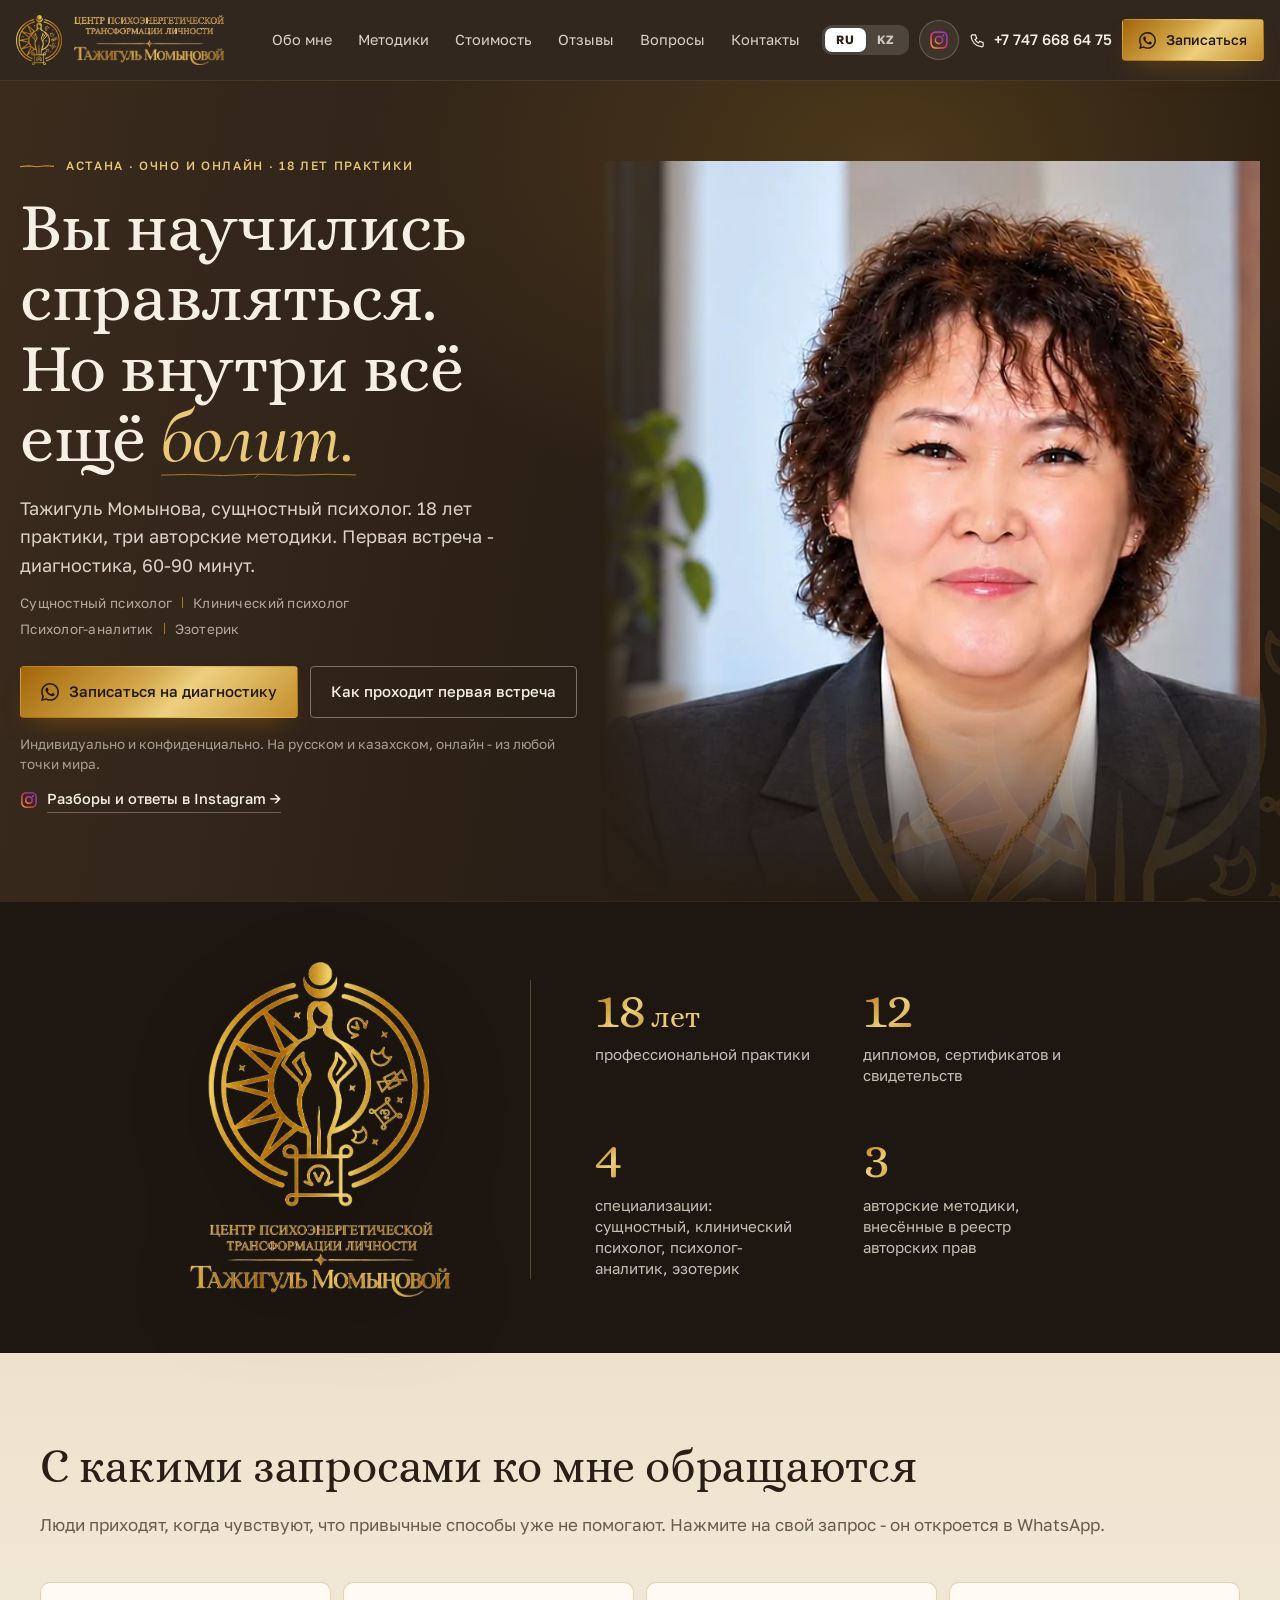
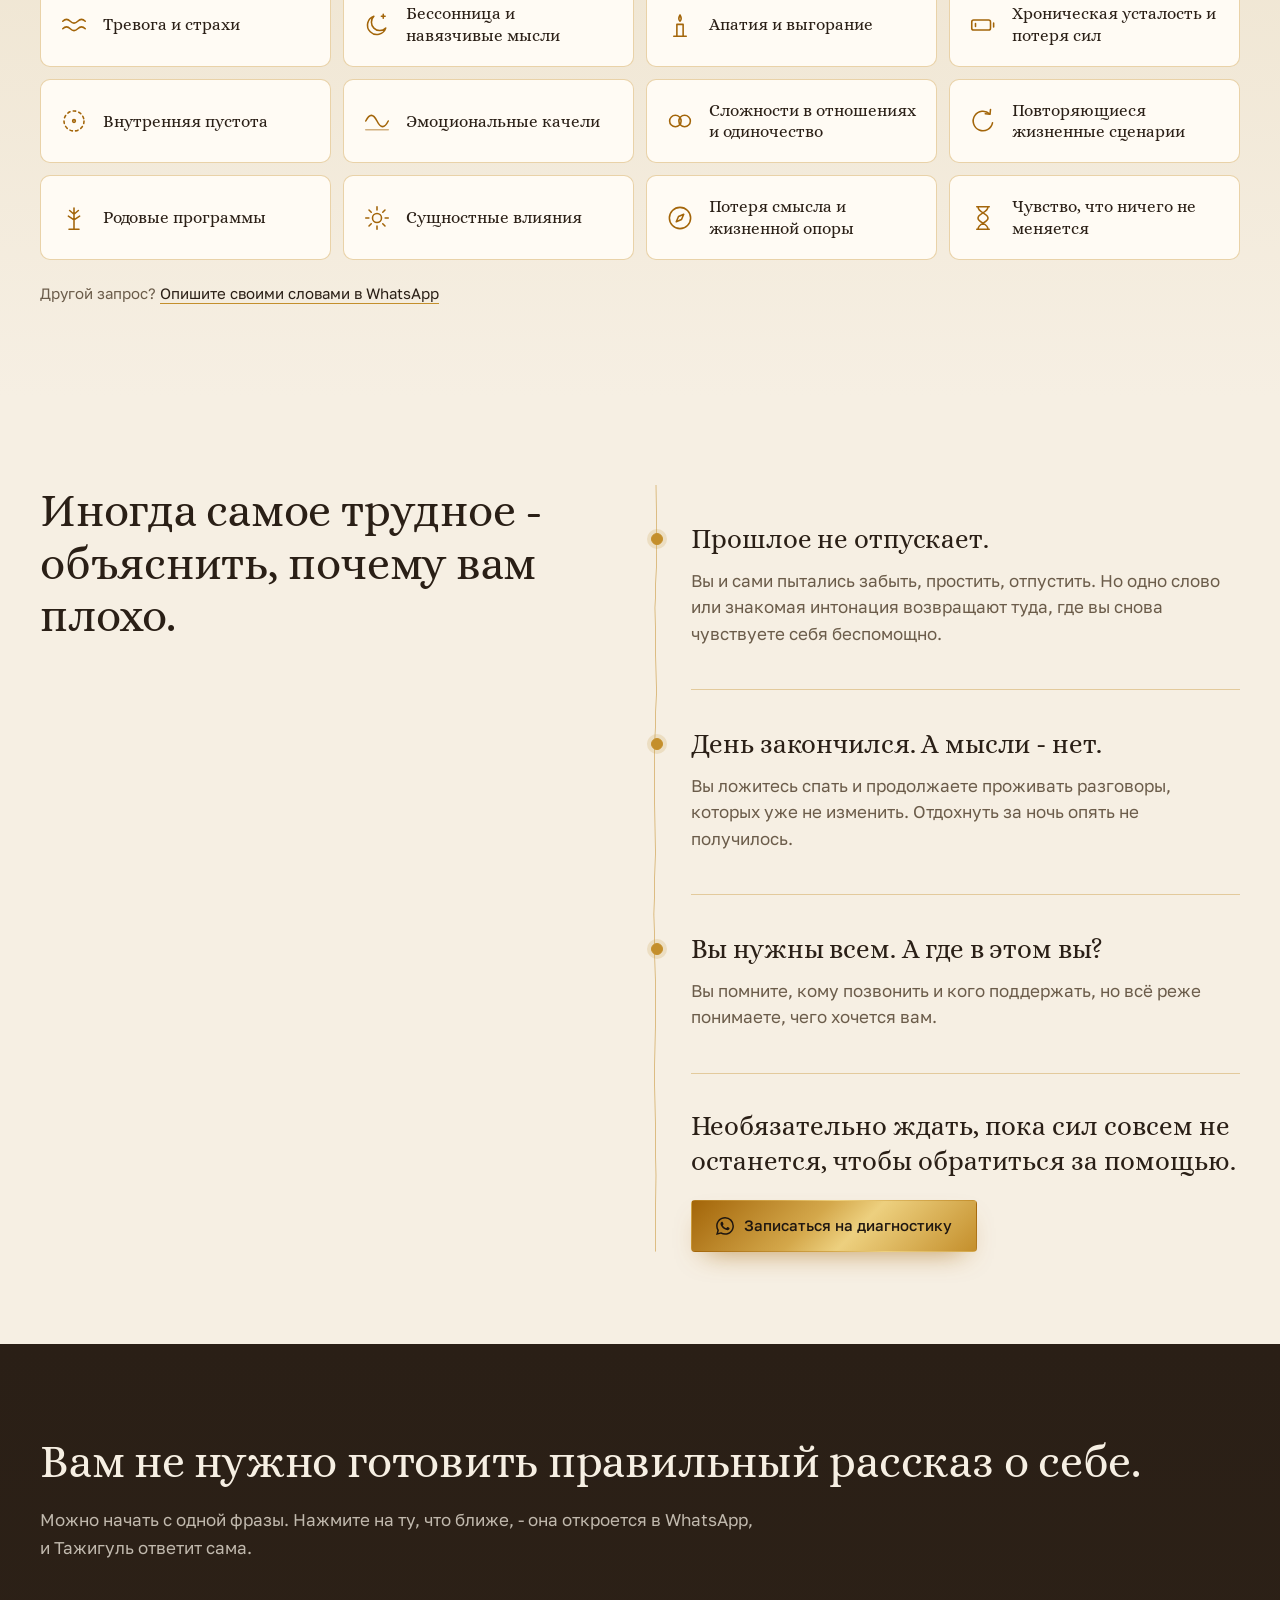
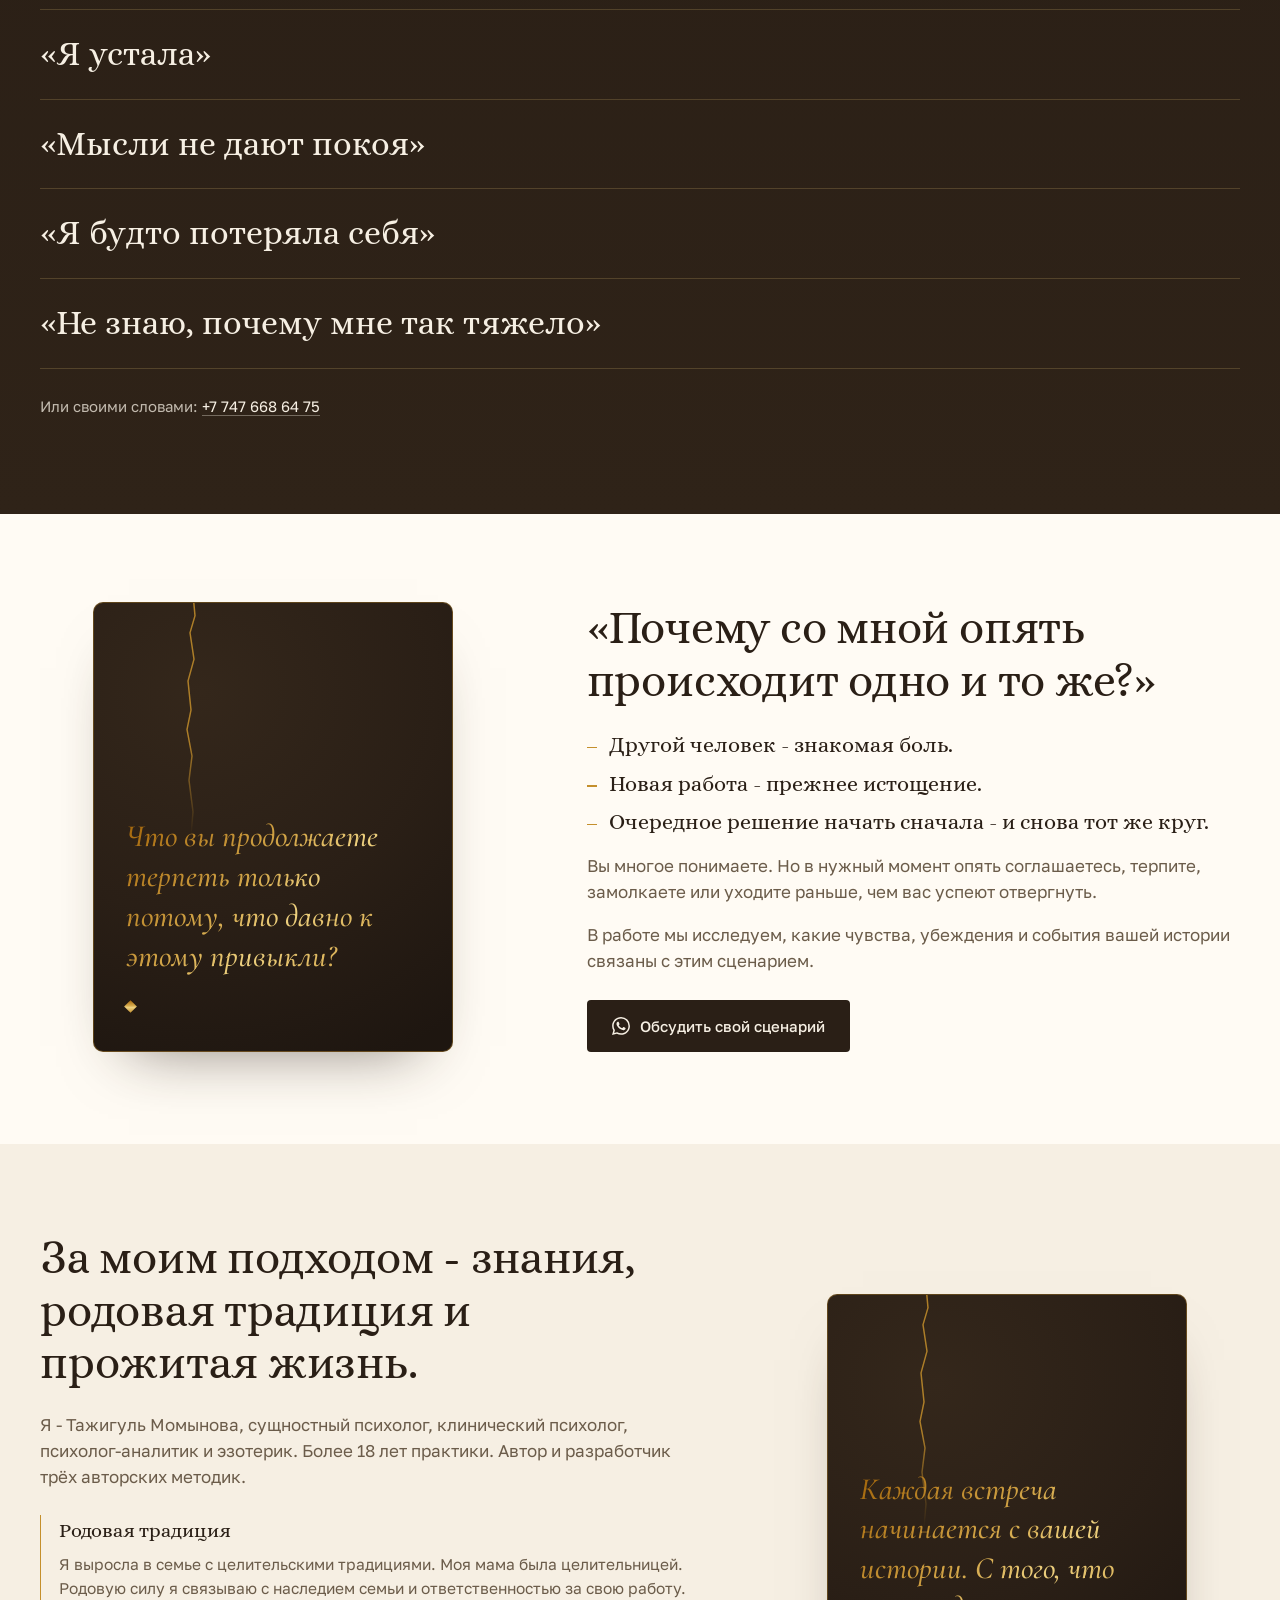
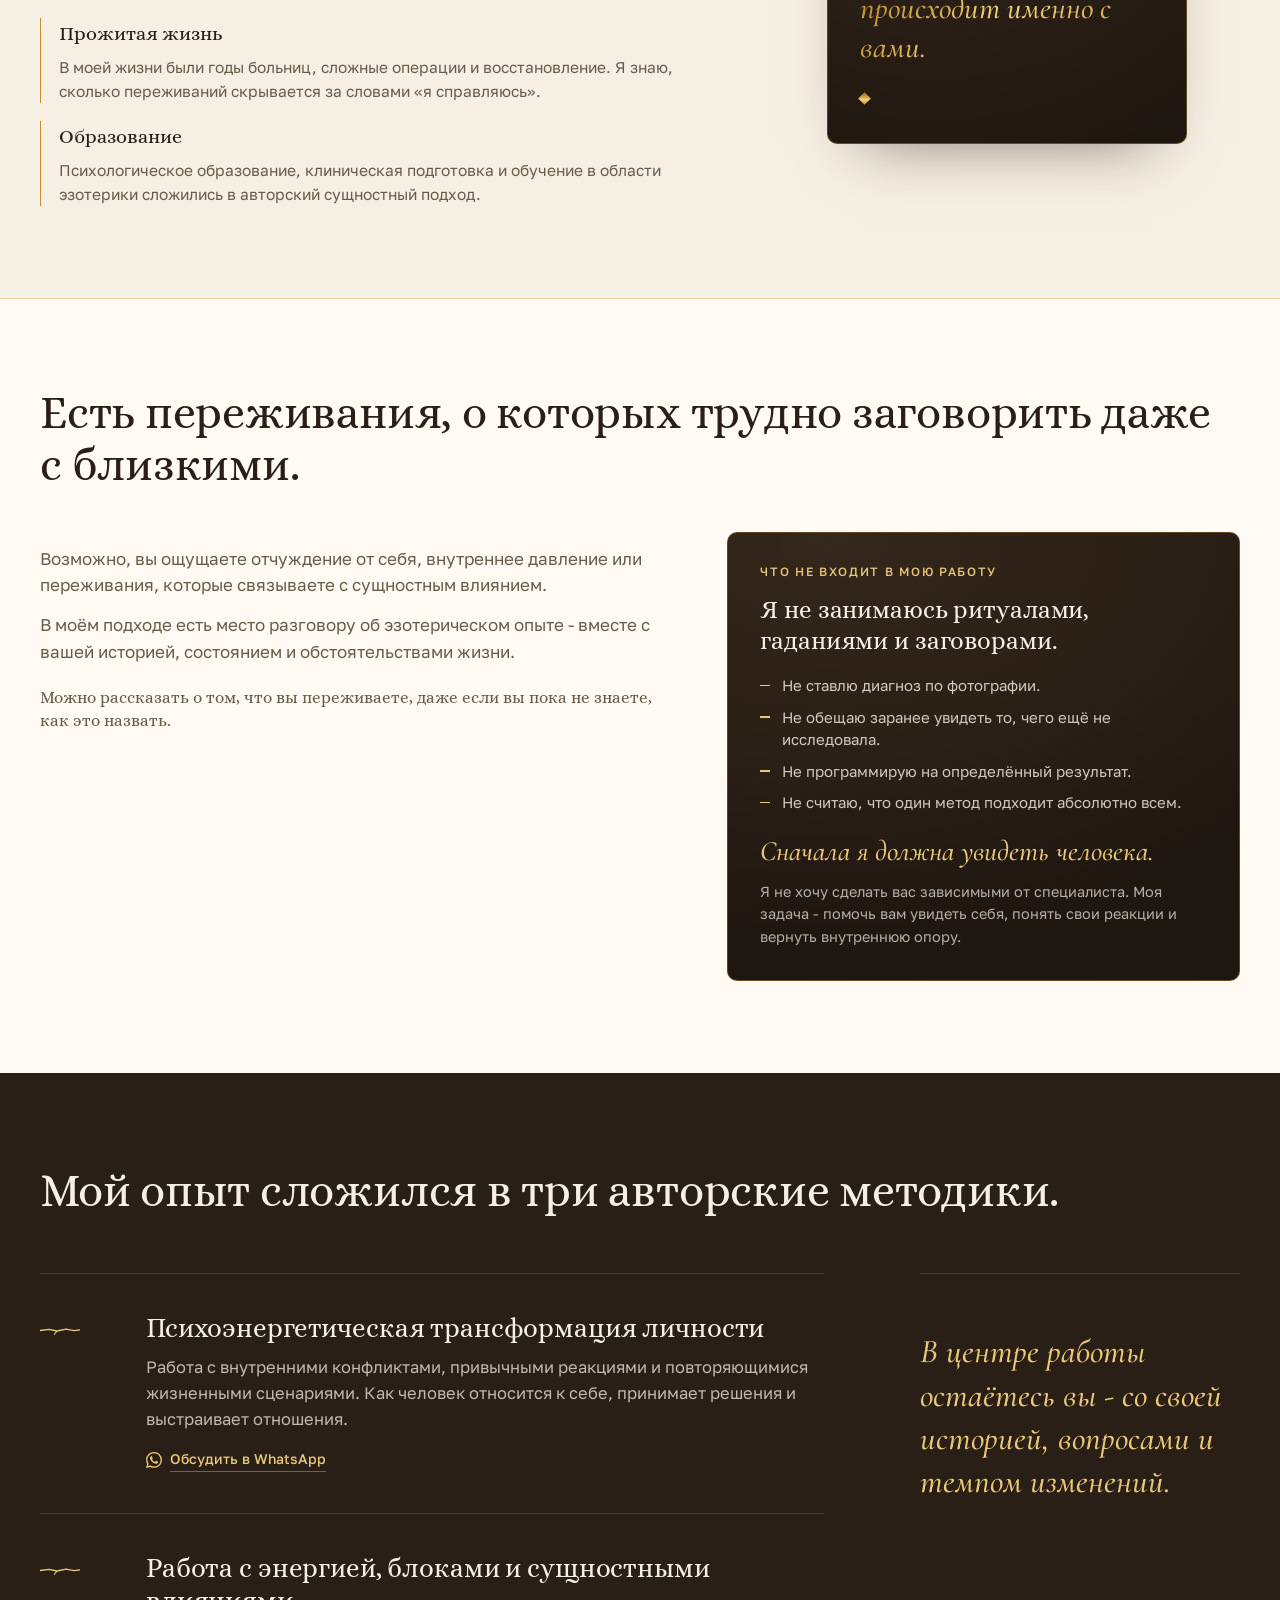
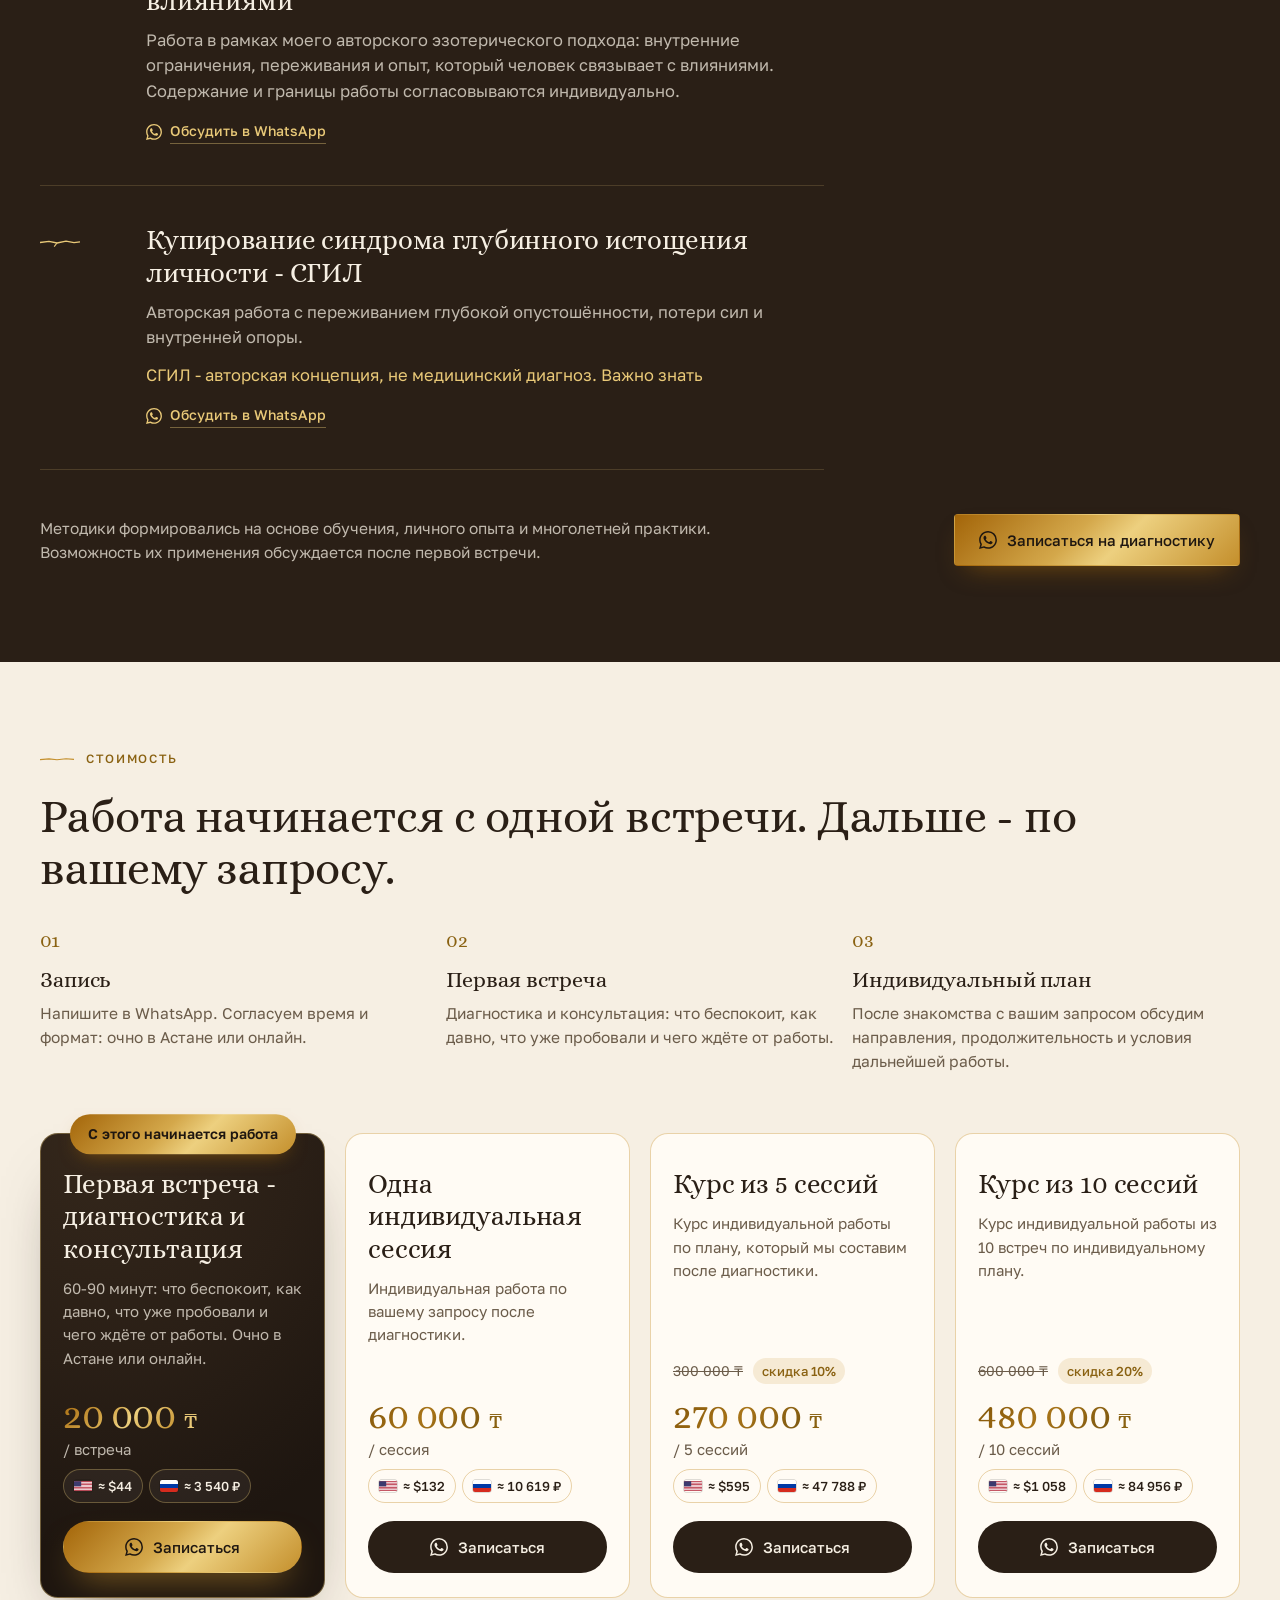
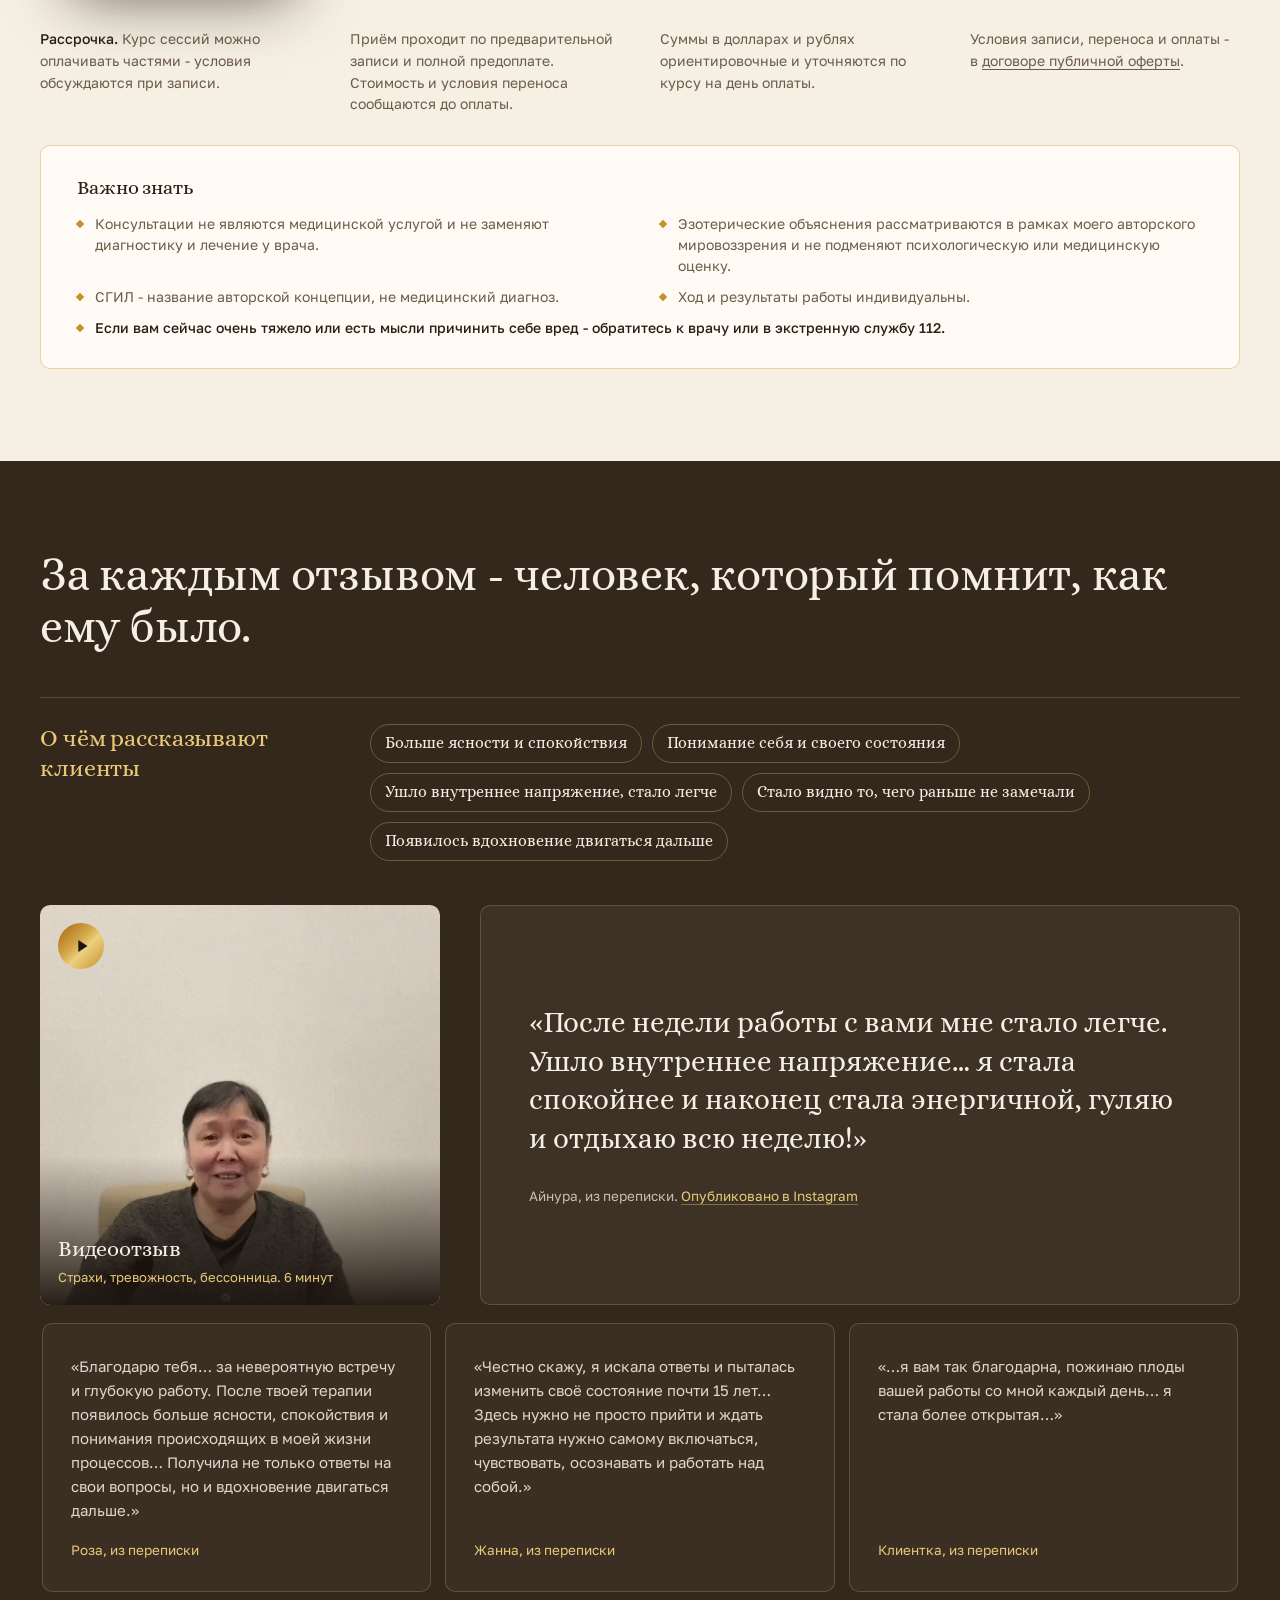
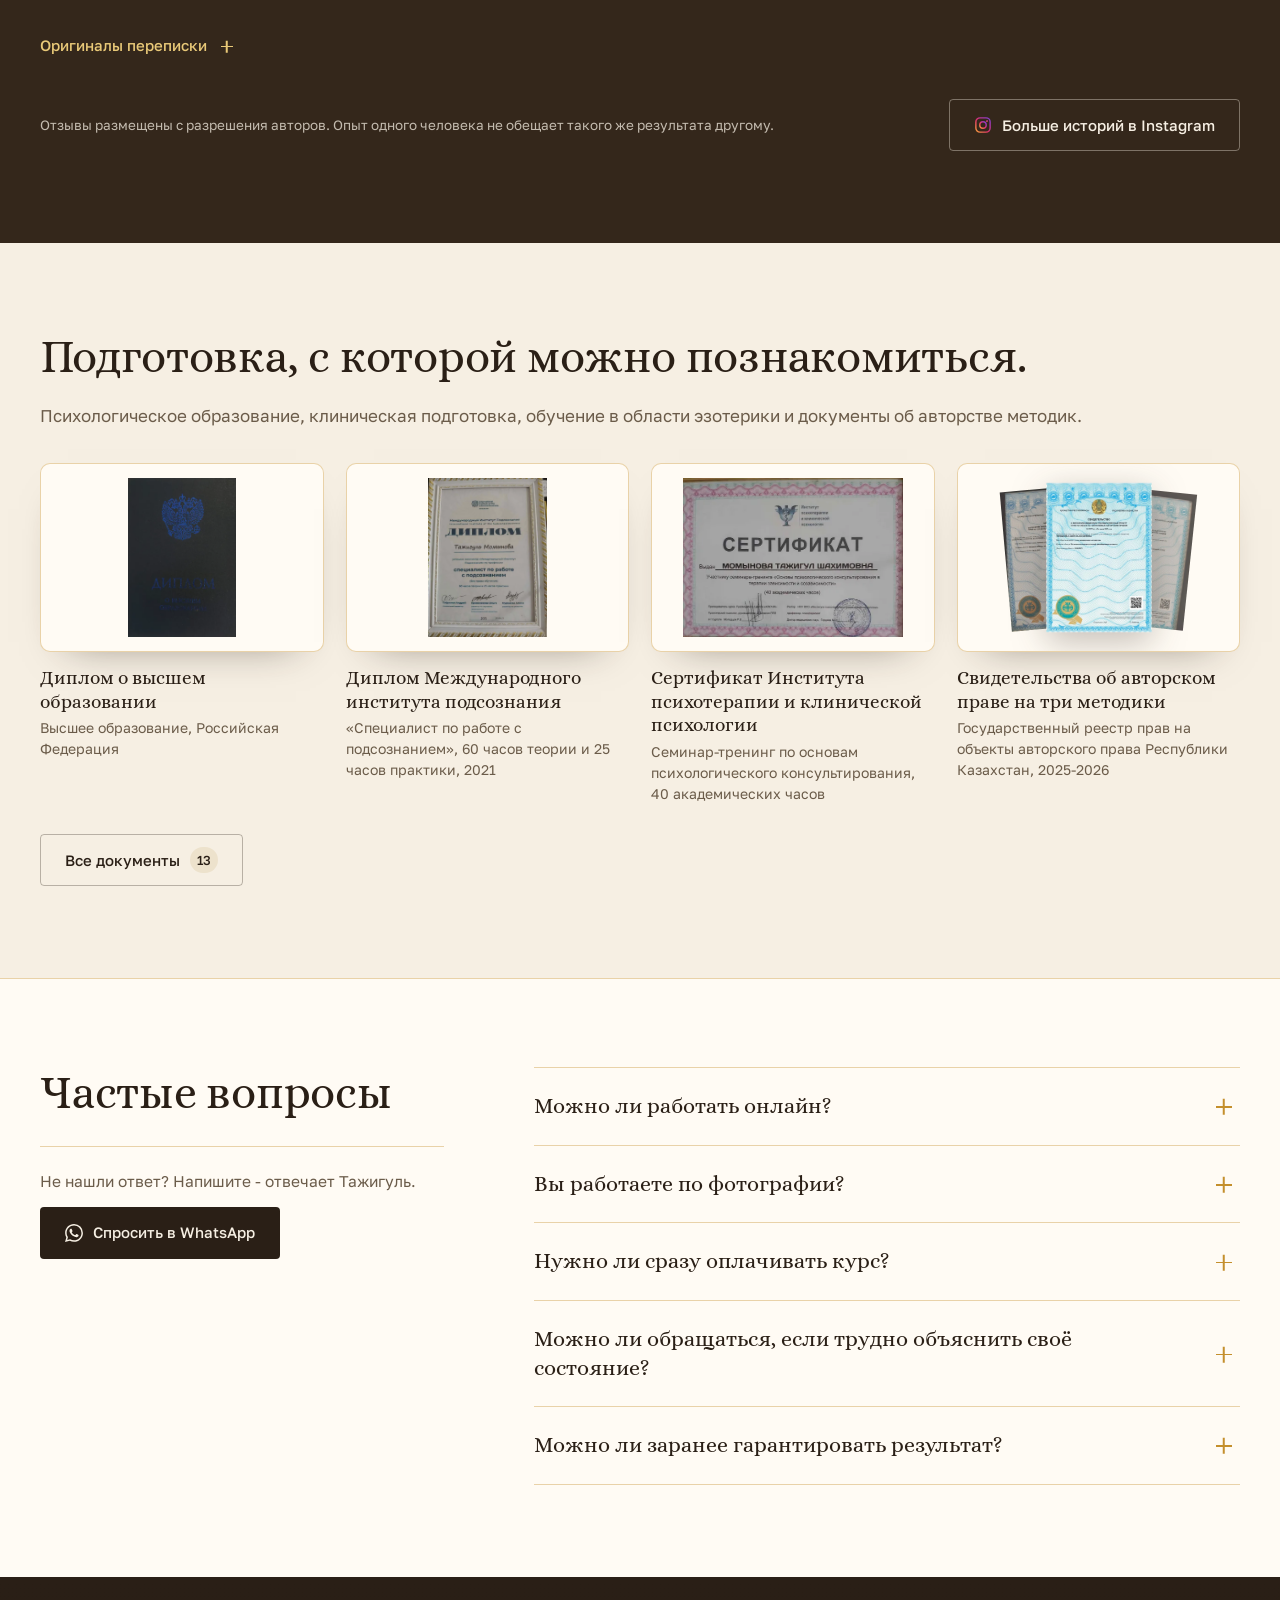
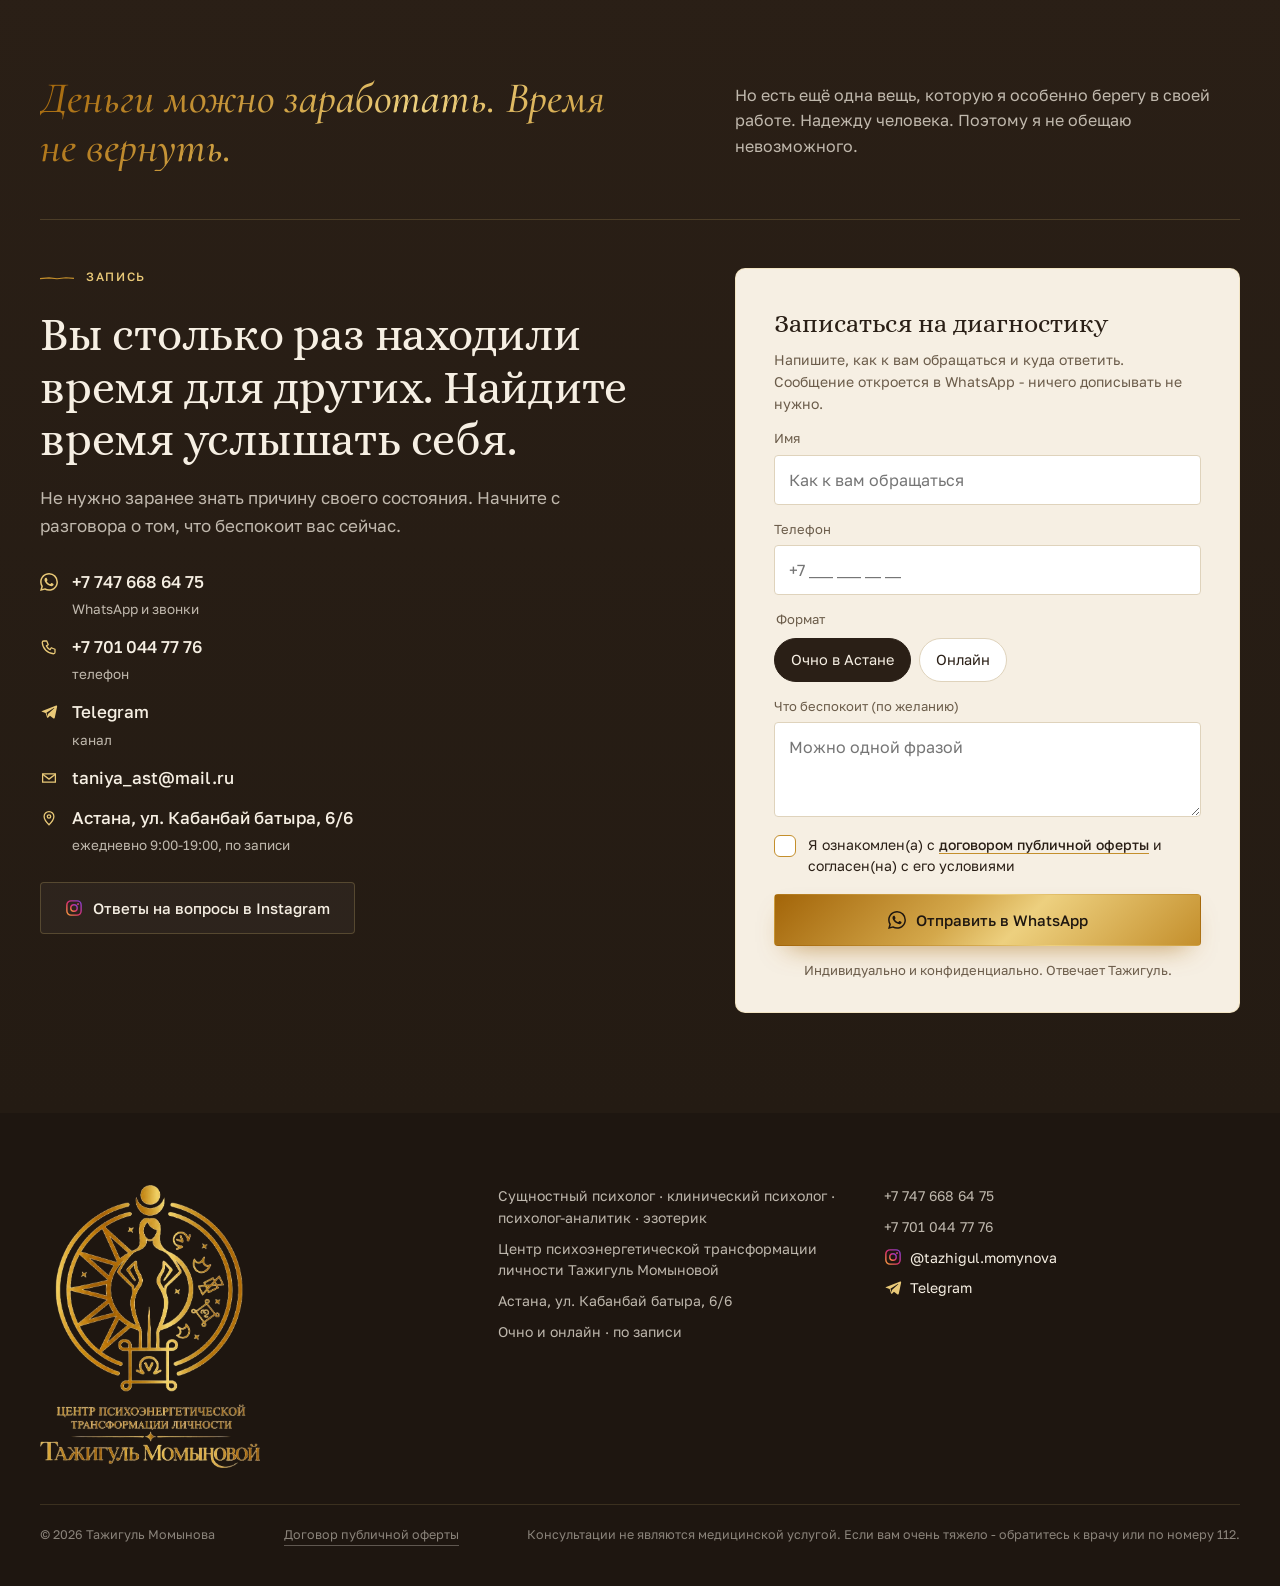
<file: index.html>
<!DOCTYPE html>
<html lang="ru">
<head>
<meta charset="utf-8">
<meta name="viewport" content="width=device-width, initial-scale=1, viewport-fit=cover">
<meta name="format-detection" content="telephone=no">
<title>Тажигуль Момынова - сущностный психолог, Астана и онлайн</title>
<meta name="description" content="Сущностный психолог, клинический психолог, психолог-аналитик Тажигуль Момынова. 18 лет практики, три авторские методики. Первая встреча - диагностика и консультация, 20 000 ₸. Очно в Астане и онлайн.">
<link rel="canonical" href="https://tazhigul.kz/">
<link rel="alternate" hreflang="ru" href="https://tazhigul.kz/">
<link rel="alternate" hreflang="x-default" href="https://tazhigul.kz/">
<meta name="theme-color" content="#2A1F16">
<meta property="og:type" content="website">
<meta property="og:locale" content="ru_RU">
<meta property="og:site_name" content="Тажигуль Момынова">
<meta property="og:title" content="Тажигуль Момынова - сущностный психолог, Астана и онлайн">
<meta property="og:description" content="18 лет практики, три авторские методики. Первая встреча - диагностика и консультация, 20 000 ₸. Очно в Астане и онлайн по всему миру.">
<meta property="og:url" content="https://tazhigul.kz/">
<meta property="og:image" content="https://tazhigul.kz/assets/og-image.jpg">
<meta property="og:image:width" content="1200">
<meta property="og:image:height" content="630">
<meta name="twitter:card" content="summary_large_image">
<meta name="twitter:title" content="Тажигуль Момынова - сущностный психолог">
<meta name="twitter:description" content="18 лет практики, три авторские методики. Первая встреча - диагностика и консультация. Астана и онлайн.">
<meta name="twitter:image" content="https://tazhigul.kz/assets/og-image.jpg">
<link rel="icon" href="favicon.ico" sizes="any">
<link rel="icon" href="assets/favicon-32.png" type="image/png" sizes="32x32">
<link rel="icon" href="assets/icon-192.png" type="image/png" sizes="192x192">
<link rel="apple-touch-icon" href="assets/apple-touch-icon.png">
<link rel="preconnect" href="https://fonts.googleapis.com">
<link rel="preconnect" href="https://fonts.gstatic.com" crossorigin>
<link href="https://fonts.googleapis.com/css2?family=Alice&family=Cormorant:ital,wght@1,500&family=Golos+Text:wght@400;500;600&display=swap" rel="stylesheet">
<link rel="preload" as="image" href="assets/tazhigul-portrait.webp" fetchpriority="high">
<link rel="stylesheet" href="styles.css?v=20261111-1">
<script type="application/ld+json">
{
  "@context": "https://schema.org",
  "@type": "ProfessionalService",
  "@id": "https://tazhigul.kz/#center",
  "name": "Центр психоэнергетической трансформации личности Тажигуль Момыновой",
  "alternateName": "Тажигуль Момынова - сущностный психолог",
  "description": "Индивидуальные психологические консультации: сущностный психолог, клинический психолог, психолог-аналитик. 18 лет практики, три авторские методики. Очно в Астане и онлайн.",
  "url": "https://tazhigul.kz/",
  "image": "https://tazhigul.kz/assets/og-image.jpg",
  "logo": "https://tazhigul.kz/assets/icon-512.png",
  "telephone": "+77476686475",
  "email": "taniya_ast@mail.ru",
  "priceRange": "20000-600000 KZT",
  "address": {"@type": "PostalAddress", "streetAddress": "ул. Кабанбай батыра, 6/6", "addressLocality": "Астана", "addressCountry": "KZ"},
  "areaServed": ["Астана", "Казахстан", "Онлайн"],
  "openingHoursSpecification": {"@type": "OpeningHoursSpecification", "dayOfWeek": ["Monday","Tuesday","Wednesday","Thursday","Friday","Saturday","Sunday"], "opens": "09:00", "closes": "19:00"},
  "sameAs": ["https://www.instagram.com/tazhigul.momynova", "https://t.me/+MhflwLH1XuNjMDYy"],
  "founder": {"@type": "Person", "name": "Тажигуль Момынова", "jobTitle": "Сущностный психолог, клинический психолог, психолог-аналитик"},
  "makesOffer": [
    {"@type": "Offer", "name": "Первая встреча - диагностика и консультация", "price": "20000", "priceCurrency": "KZT"},
    {"@type": "Offer", "name": "Индивидуальная сессия", "price": "60000", "priceCurrency": "KZT"}
  ]
}
</script>
  <script async src="https://www.googletagmanager.com/gtag/js?id=AW-18513378358"></script>
  <script>
    window.dataLayer = window.dataLayer || [];
    function gtag(){dataLayer.push(arguments);}
    gtag('js', new Date());
    gtag('config', 'AW-18513378358');
    window.AW_CONV = {
      phone: 'AW-18513378358/1g2qCN-3j7YdELb47vtE',
      contact: 'AW-18513378358/jCfwCNfciLYdELb47vtE',
      form: 'AW-18513378358/9oclCJTIj7YdELb47vtE'
    };
    function sendConversion(key) {
      gtag('event', 'conversion', {
        'send_to': window.AW_CONV[key],
        'value': 1.0,
        'currency': 'USD',
        'transport_type': 'beacon'
      });
    }
    document.addEventListener('click', function (e) {
      var a = e.target.closest && e.target.closest('a[href]');
      if (!a) return;
      var href = a.getAttribute('href');
      if (/^tel:/i.test(href)) sendConversion('phone');
      else if (/^mailto:/i.test(href) || /^https?:\/\/(wa\.me|api\.whatsapp\.com)\//i.test(href)) sendConversion('contact');
    }, true);
  </script>
  <script src="https://lead-bot.sultan-askarov-kz.workers.dev/t.js" data-site="tazhigulmomynova" defer></script>
</head>
<body>

<svg width="0" height="0" style="position:absolute" aria-hidden="true" focusable="false">
  <defs>
    <linearGradient id="ig-grad" x1="0" y1="1" x2="1" y2="0">
      <stop offset="0" stop-color="#F9A23B"/><stop offset=".45" stop-color="#E1306C"/><stop offset="1" stop-color="#7B3FD6"/>
    </linearGradient>
  </defs>
  <symbol id="ic-wa" viewBox="0 0 24 24"><path fill="currentColor" d="M17.472 14.382c-.297-.149-1.758-.867-2.03-.967-.273-.099-.471-.148-.67.15-.197.297-.767.966-.94 1.164-.173.199-.347.223-.644.075-.297-.15-1.255-.463-2.39-1.475-.883-.788-1.48-1.761-1.653-2.059-.173-.297-.018-.458.13-.606.134-.133.298-.347.446-.52.149-.174.198-.298.298-.497.099-.198.05-.371-.025-.52-.075-.149-.669-1.612-.916-2.207-.242-.579-.487-.5-.669-.51-.173-.008-.371-.01-.57-.01-.198 0-.52.074-.792.372-.272.297-1.04 1.016-1.04 2.479 0 1.462 1.065 2.875 1.213 3.074.149.198 2.096 3.2 5.077 4.487.709.306 1.262.489 1.694.625.712.227 1.36.195 1.871.118.571-.085 1.758-.719 2.006-1.413.248-.694.248-1.289.173-1.413-.074-.124-.272-.198-.57-.347m-5.421 7.403h-.004a9.87 9.87 0 0 1-5.031-1.378l-.361-.214-3.741.982.998-3.648-.235-.374a9.86 9.86 0 0 1-1.51-5.26c.001-5.45 4.436-9.884 9.888-9.884 2.64 0 5.122 1.03 6.988 2.898a9.825 9.825 0 0 1 2.893 6.994c-.003 5.45-4.437 9.884-9.885 9.884m8.413-18.297A11.815 11.815 0 0 0 12.05 0C5.495 0 .16 5.335.157 11.892c0 2.096.547 4.142 1.588 5.945L.057 24l6.305-1.654a11.882 11.882 0 0 0 5.683 1.448h.005c6.554 0 11.89-5.335 11.893-11.893a11.821 11.821 0 0 0-3.48-8.413Z"/></symbol>
  <symbol id="ic-ig" viewBox="0 0 24 24"><rect x="2.5" y="2.5" width="19" height="19" rx="5.5" fill="none" stroke="url(#ig-grad)" stroke-width="1.9"/><circle cx="12" cy="12" r="4.3" fill="none" stroke="url(#ig-grad)" stroke-width="1.9"/><circle cx="17.4" cy="6.6" r="1.25" fill="url(#ig-grad)"/></symbol>
  <symbol id="ic-phone" viewBox="0 0 24 24"><path fill="none" stroke="currentColor" stroke-width="1.7" stroke-linecap="round" stroke-linejoin="round" d="M5 4h4l2 5-2.5 1.5a11 11 0 0 0 5 5L15 13l5 2v4a2 2 0 0 1-2 2A16 16 0 0 1 3 6a2 2 0 0 1 2-2Z"/></symbol>
  <symbol id="ic-tg" viewBox="0 0 24 24"><path fill="currentColor" d="M21.6 3.3 2.9 10.5c-1 .4-1 1 0 1.3l4.6 1.5 1.8 5.6c.2.6.1.8.7.8.5 0 .7-.2 1-.5l2.3-2.2 4.7 3.5c.9.5 1.5.2 1.7-.8l3.1-14.7c.3-1.3-.5-1.9-1.2-1.7ZM8.6 13l9.8-6.2c.5-.3.9-.1.6.2l-8.4 7.6-.3 3.5L8.6 13Z"/></symbol>
  <symbol id="ic-mail" viewBox="0 0 24 24"><path fill="none" stroke="currentColor" stroke-width="1.7" d="M3.5 6.5h17v11h-17z"/><path fill="none" stroke="currentColor" stroke-width="1.7" stroke-linejoin="round" d="m3.5 7 8.5 6.5L20.5 7"/></symbol>
  <symbol id="ic-pin" viewBox="0 0 24 24"><path fill="none" stroke="currentColor" stroke-width="1.7" d="M12 21s-6.5-6.2-6.5-11a6.5 6.5 0 0 1 13 0c0 4.8-6.5 11-6.5 11Z"/><circle cx="12" cy="10" r="2.3" fill="none" stroke="currentColor" stroke-width="1.7"/></symbol>
  <symbol id="ic-arrow" viewBox="0 0 24 24"><path fill="none" stroke="currentColor" stroke-width="1.7" stroke-linecap="round" stroke-linejoin="round" d="M5 12h13m-5-6 6 6-6 6"/></symbol>
  <symbol id="fl-us" viewBox="0 0 19 10"><rect width="19" height="10" fill="#fff"/><path fill="#B22234" d="M0 0.000h19v0.769H0zM0 1.538h19v0.769H0zM0 3.077h19v0.769H0zM0 4.615h19v0.769H0zM0 6.154h19v0.769H0zM0 7.692h19v0.769H0zM0 9.231h19v0.769H0z"/><rect width="7.6" height="5.385" fill="#3C3B6E"/></symbol>
  <symbol id="fl-ru" viewBox="0 0 9 6"><rect width="9" height="2" fill="#fff"/><rect y="2" width="9" height="2" fill="#0039A6"/><rect y="4" width="9" height="2" fill="#D52B1E"/></symbol>
  <symbol id="ic-play" viewBox="0 0 24 24"><path fill="currentColor" d="M8 5.5v13l10-6.5z"/></symbol>
  <symbol id="zq-tide" viewBox="0 0 24 24"><g fill="none" stroke="currentColor" stroke-width="1.25" stroke-linecap="round" stroke-linejoin="round"><path d="M3 9c2-2 4-2 6 0s4 2 6 0 4-2 6 0M3 15c2-2 4-2 6 0s4 2 6 0 4-2 6 0"/></g></symbol>
  <symbol id="zq-moon" viewBox="0 0 24 24"><g fill="none" stroke="currentColor" stroke-width="1.25" stroke-linecap="round" stroke-linejoin="round"><path d="M19 14.5A7.5 7.5 0 1 1 9.5 5a6 6 0 0 0 9.5 9.5Z"/><path d="M17 3.5v3M15.5 5h3"/></g></symbol>
  <symbol id="zq-candle" viewBox="0 0 24 24"><g fill="none" stroke="currentColor" stroke-width="1.25" stroke-linecap="round" stroke-linejoin="round"><path d="M9.5 21V11.5h5V21M7 21h10"/><path d="M12 9c-1.4-1.2-1.1-3 0-5 1.1 2 1.4 3.8 0 5Z"/></g></symbol>
  <symbol id="zq-battery" viewBox="0 0 24 24"><g fill="none" stroke="currentColor" stroke-width="1.25" stroke-linecap="round" stroke-linejoin="round"><rect x="3" y="8" width="15" height="8" rx="1.5"/><path d="M20.5 10.5v3M6 10.8v2.4"/></g></symbol>
  <symbol id="zq-void" viewBox="0 0 24 24"><g fill="none" stroke="currentColor" stroke-width="1.25" stroke-linecap="round" stroke-linejoin="round"><circle cx="12" cy="12" r="8" stroke-dasharray="2 2.6"/><circle cx="12" cy="12" r="1.1"/></g></symbol>
  <symbol id="zq-swing" viewBox="0 0 24 24"><g fill="none" stroke="currentColor" stroke-width="1.25" stroke-linecap="round" stroke-linejoin="round"><path d="M3 12c3-6 6-6 9 0s6 6 9 0"/><path d="M3 19h18" opacity=".5"/></g></symbol>
  <symbol id="zq-pair" viewBox="0 0 24 24"><g fill="none" stroke="currentColor" stroke-width="1.25" stroke-linecap="round" stroke-linejoin="round"><circle cx="8.3" cy="12" r="4.6"/><circle cx="15.7" cy="12" r="4.6"/></g></symbol>
  <symbol id="zq-loop" viewBox="0 0 24 24"><g fill="none" stroke="currentColor" stroke-width="1.25" stroke-linecap="round" stroke-linejoin="round"><path d="M19.6 13.5A7.8 7.8 0 1 1 17.4 6.4"/><path d="M18 2.8 17.6 6.6 13.8 6.2"/></g></symbol>
  <symbol id="zq-tree" viewBox="0 0 24 24"><g fill="none" stroke="currentColor" stroke-width="1.25" stroke-linecap="round" stroke-linejoin="round"><path d="M12 4v17M12 9 8.5 6M12 9l3.5-3M12 13.5l-4.5-3M12 13.5l4.5-3M8 21h8"/></g></symbol>
  <symbol id="zq-sun" viewBox="0 0 24 24"><g fill="none" stroke="currentColor" stroke-width="1.25" stroke-linecap="round" stroke-linejoin="round"><circle cx="12" cy="12" r="3.6"/><path d="M12 3v2.5M12 18.5V21M3 12h2.5M18.5 12H21M5.6 5.6l1.8 1.8M16.6 16.6l1.8 1.8M18.4 5.6l-1.8 1.8M7.4 16.6l-1.8 1.8"/></g></symbol>
  <symbol id="zq-compass" viewBox="0 0 24 24"><g fill="none" stroke="currentColor" stroke-width="1.25" stroke-linecap="round" stroke-linejoin="round"><circle cx="12" cy="12" r="8.5"/><path d="M15 9 13.2 13.2 9 15l1.8-4.2Z"/></g></symbol>
  <symbol id="zq-glass" viewBox="0 0 24 24"><g fill="none" stroke="currentColor" stroke-width="1.25" stroke-linecap="round" stroke-linejoin="round"><path d="M7 3h10M7 21h10M8 3c0 5 8 5 8 9s-8 4-8 9M16 3c0 5-8 5-8 9s8 4 8 9"/></g></symbol>
  <symbol id="seam-v" viewBox="0 0 40 1000" preserveAspectRatio="none"><path d="M20 0l2 90-5 70 4 110-6 90 3 120-4 80 5 110-3 100 4 130-2 100" fill="none" stroke="currentColor" stroke-width="1.5" stroke-linejoin="round" pathLength="1"/></symbol>
</svg>

<header class="hdr" id="top">
  <div class="hdr-in">
    <a class="brand" href="#top" aria-label="Тажигуль Момынова - на главную">
      <img class="brand-e" src="assets/logo-emblem.webp" alt="" width="570" height="630">
      <span class="brand-t">
        <img class="brand-n" src="assets/logo-name.webp" alt="Тажигуль Момынова" width="671" height="117">
        <img class="brand-c" src="assets/logo-caption.webp" alt="Центр психоэнергетической трансформации личности" width="577" height="68">
      </span>
    </a>
    <nav class="nav" aria-label="Разделы">
      <a href="#obo-mne" data-i18n="nav.about">Обо мне</a>
      <a href="#metodiki" data-i18n="nav.methods">Методики</a>
      <a href="#stoimost" data-i18n="nav.price">Стоимость</a>
      <a href="#otzyvy" data-i18n="nav.reviews">Отзывы</a>
      <a href="#faq" data-i18n="nav.faq">Вопросы</a>
      <a href="#kontakty" data-i18n="nav.contacts">Контакты</a>
    </nav>
    <div class="hdr-right">
      <div class="lang" role="group" aria-label="Язык сайта">
        <button type="button" data-lang="ru" class="is-active" aria-pressed="true">RU</button>
        <button type="button" data-lang="kk" aria-pressed="false">KZ</button>
      </div>
      <a class="ico-btn" href="https://www.instagram.com/tazhigul.momynova" target="_blank" rel="noopener" aria-label="Instagram"><svg width="20" height="20"><use href="#ic-ig"/></svg></a>
      <a class="hdr-tel" href="tel:+77476686475"><svg width="17" height="17"><use href="#ic-phone"/></svg><span>+7&nbsp;747&nbsp;668&nbsp;64&nbsp;75</span></a>
      <a class="btn btn-gold btn-s hdr-cta" href="https://wa.me/77476686475?text=%D0%97%D0%B4%D1%80%D0%B0%D0%B2%D1%81%D1%82%D0%B2%D1%83%D0%B9%D1%82%D0%B5%2C%20%D0%A2%D0%B0%D0%B6%D0%B8%D0%B3%D1%83%D0%BB%D1%8C%21%20%D0%A5%D0%BE%D1%87%D1%83%20%D0%B7%D0%B0%D0%BF%D0%B8%D1%81%D0%B0%D1%82%D1%8C%D1%81%D1%8F%20%D0%BD%D0%B0%20%D0%B4%D0%B8%D0%B0%D0%B3%D0%BD%D0%BE%D1%81%D1%82%D0%B8%D0%BA%D1%83." target="_blank" rel="noopener"><svg width="17" height="17"><use href="#ic-wa"/></svg><span data-i18n="hdr.cta">Записаться</span></a>
      <button class="burger" type="button" aria-label="Меню" aria-expanded="false" aria-controls="menu"><span></span><span></span></button>
    </div>
  </div>
  <div class="menu" id="menu" hidden>
    <nav class="menu-nav" aria-label="Разделы">
      <a href="#obo-mne" data-i18n="nav.about">Обо мне</a>
      <a href="#zaprosy" data-i18n="menu.req">Запросы</a>
      <a href="#podhod" data-i18n="menu.approach">Подход</a>
      <a href="#metodiki" data-i18n="nav.methods">Методики</a>
      <a href="#stoimost" data-i18n="nav.price">Стоимость</a>
      <a href="#frazy" data-i18n="menu.start">С чего начать</a>
      <a href="#otzyvy" data-i18n="nav.reviews">Отзывы</a>
      <a href="#faq" data-i18n="nav.faq">Вопросы</a>
      <a href="#kontakty" data-i18n="nav.contacts">Контакты</a>
    </nav>
    <div class="menu-ct">
      <a class="btn btn-ghost" href="tel:+77476686475"><svg width="18" height="18"><use href="#ic-phone"/></svg><span>+7&nbsp;747&nbsp;668&nbsp;64&nbsp;75</span></a>
      <a class="btn btn-gold" href="https://wa.me/77476686475?text=%D0%97%D0%B4%D1%80%D0%B0%D0%B2%D1%81%D1%82%D0%B2%D1%83%D0%B9%D1%82%D0%B5%2C%20%D0%A2%D0%B0%D0%B6%D0%B8%D0%B3%D1%83%D0%BB%D1%8C%21%20%D0%A5%D0%BE%D1%87%D1%83%20%D0%B7%D0%B0%D0%BF%D0%B8%D1%81%D0%B0%D1%82%D1%8C%D1%81%D1%8F%20%D0%BD%D0%B0%20%D0%B4%D0%B8%D0%B0%D0%B3%D0%BD%D0%BE%D1%81%D1%82%D0%B8%D0%BA%D1%83." target="_blank" rel="noopener"><svg width="18" height="18"><use href="#ic-wa"/></svg><span data-i18n="menu.wa">Написать в WhatsApp</span></a>
      <a class="btn btn-ghost" href="https://www.instagram.com/tazhigul.momynova" target="_blank" rel="noopener"><svg width="18" height="18"><use href="#ic-ig"/></svg><span>Instagram</span></a>
    </div>
  </div>
</header>

<main>

<section class="hero" id="hero">
  <img class="hero-emblem" src="assets/logo-emblem.webp" alt="" width="570" height="630" aria-hidden="true">
  <div class="wrap hero-in">
    <figure class="portrait">
      <img src="assets/tazhigul-portrait.webp" alt="Тажигуль Момынова в своём кабинете" width="1160" height="830" fetchpriority="high">
    </figure>
    <div class="hero-txt">
      <p class="kicker hero-k"><span class="seam-k"></span><span data-i18n="hero.kicker">Астана · очно и онлайн · 18 лет практики</span></p>
      <h1><span data-i18n="hero.h1a">Вы научились справляться. Но&nbsp;внутри всё ещё </span><span class="h1-seam"><em data-i18n="hero.h1b">болит.</em><svg class="seam-u" viewBox="0 0 300 12" preserveAspectRatio="none" aria-hidden="true"><path d="M0 6.5 42 5.6 96 7 151 5.2 207 6.6 258 5.4 300 6.2" fill="none" stroke="currentColor" stroke-width="1.1" stroke-linejoin="round" pathLength="1"/><path d="M151 5.2 144 10.4" fill="none" stroke="currentColor" stroke-width=".9" pathLength="1"/></svg></span></h1>
      <p class="lead" data-i18n="hero.lead">Тажигуль Момынова, сущностный психолог. 18 лет практики, три авторские методики. Первая встреча - диагностика, 60-90 минут.</p>
      <p class="regalia"><span class="rg"><span data-i18n="hero.reg1">Сущностный психолог</span><span data-i18n="hero.reg2">Клинический психолог</span></span><span class="rg"><span data-i18n="hero.reg3">Психолог-аналитик</span><span data-i18n="hero.reg4">Эзотерик</span></span></p>
      <div class="hero-cta">
        <a class="btn btn-gold" href="https://wa.me/77476686475?text=%D0%97%D0%B4%D1%80%D0%B0%D0%B2%D1%81%D1%82%D0%B2%D1%83%D0%B9%D1%82%D0%B5%2C%20%D0%A2%D0%B0%D0%B6%D0%B8%D0%B3%D1%83%D0%BB%D1%8C%21%20%D0%A5%D0%BE%D1%87%D1%83%20%D0%B7%D0%B0%D0%BF%D0%B8%D1%81%D0%B0%D1%82%D1%8C%D1%81%D1%8F%20%D0%BD%D0%B0%20%D0%B4%D0%B8%D0%B0%D0%B3%D0%BD%D0%BE%D1%81%D1%82%D0%B8%D0%BA%D1%83." target="_blank" rel="noopener"><svg width="18" height="18"><use href="#ic-wa"/></svg><span data-i18n="cta.diag">Записаться на диагностику</span></a>
        <a class="btn btn-line hero-2nd" href="#kak-nachat"><span data-i18n="hero.cta2">Как проходит первая встреча</span><svg class="arr" width="16" height="16"><use href="#ic-arrow"/></svg></a>
      </div>
      <p class="hero-note" data-i18n="hero.note">Индивидуально и конфиденциально. На русском и казахском, онлайн - из любой точки мира.</p>
      <a class="ig-link" href="https://www.instagram.com/tazhigul.momynova" target="_blank" rel="noopener"><svg width="18" height="18"><use href="#ic-ig"/></svg><span data-i18n="hero.ig">Разборы и ответы в Instagram →</span></a>
    </div>
  </div>
</section>

<section class="centr" id="centr">
  <div class="wrap centr-in">
    <figure class="centr-logo">
      <img src="assets/logo-full.webp" alt="Центр психоэнергетической трансформации личности Тажигуль Момыновой" width="671" height="864" loading="lazy">
      <span class="shine" aria-hidden="true"></span>
    </figure>
    <ul class="centr-stats" aria-label="Опыт в цифрах">
      <li><p class="cs-n"><b data-count="18">18</b><span data-i18n="cs.y">лет</span></p><p data-i18n="cs.1">профессиональной практики</p></li>
      <li><p class="cs-n"><b data-count="12">12</b></p><p data-i18n="cs.d">дипломов, сертификатов и свидетельств</p></li>
      <li><p class="cs-n"><b data-count="4">4</b></p><p data-i18n="cs.s">специализации: сущностный, клинический психолог, психолог-аналитик, эзотерик</p></li>
      <li><p class="cs-n"><b data-count="3">3</b></p><p data-i18n="cs.m">авторские методики, внесённые в реестр авторских прав</p></li>
    </ul>
  </div>
</section>

<section class="zq" id="zaprosy">
  <div class="wrap">
    <h2 data-i18n="zq.h2">С какими запросами ко мне обращаются</h2>
    <p class="sub" data-i18n="zq.sub">Люди приходят, когда чувствуют, что привычные способы уже не помогают. Нажмите на свой запрос - он откроется в WhatsApp.</p>
    <ul class="zq-grid">
      <li><a class="zq-it" href="https://wa.me/77476686475?text=%D0%97%D0%B4%D1%80%D0%B0%D0%B2%D1%81%D1%82%D0%B2%D1%83%D0%B9%D1%82%D0%B5%2C%20%D0%A2%D0%B0%D0%B6%D0%B8%D0%B3%D1%83%D0%BB%D1%8C%21%20%D0%9C%D0%BE%D0%B9%20%D0%B7%D0%B0%D0%BF%D1%80%D0%BE%D1%81%3A%20%D1%82%D1%80%D0%B5%D0%B2%D0%BE%D0%B3%D0%B0%20%D0%B8%20%D1%81%D1%82%D1%80%D0%B0%D1%85%D0%B8." target="_blank" rel="noopener"><svg class="zq-ic" width="30" height="30" aria-hidden="true"><use href="#zq-tide"/></svg><span data-i18n="zq.1">Тревога и страхи</span></a></li>
      <li><a class="zq-it" href="https://wa.me/77476686475?text=%D0%97%D0%B4%D1%80%D0%B0%D0%B2%D1%81%D1%82%D0%B2%D1%83%D0%B9%D1%82%D0%B5%2C%20%D0%A2%D0%B0%D0%B6%D0%B8%D0%B3%D1%83%D0%BB%D1%8C%21%20%D0%9C%D0%BE%D0%B9%20%D0%B7%D0%B0%D0%BF%D1%80%D0%BE%D1%81%3A%20%D0%B1%D0%B5%D1%81%D1%81%D0%BE%D0%BD%D0%BD%D0%B8%D1%86%D0%B0%20%D0%B8%20%D0%BD%D0%B0%D0%B2%D1%8F%D0%B7%D1%87%D0%B8%D0%B2%D1%8B%D0%B5%20%D0%BC%D1%8B%D1%81%D0%BB%D0%B8." target="_blank" rel="noopener"><svg class="zq-ic" width="30" height="30" aria-hidden="true"><use href="#zq-moon"/></svg><span data-i18n="zq.2">Бессонница и навязчивые мысли</span></a></li>
      <li><a class="zq-it" href="https://wa.me/77476686475?text=%D0%97%D0%B4%D1%80%D0%B0%D0%B2%D1%81%D1%82%D0%B2%D1%83%D0%B9%D1%82%D0%B5%2C%20%D0%A2%D0%B0%D0%B6%D0%B8%D0%B3%D1%83%D0%BB%D1%8C%21%20%D0%9C%D0%BE%D0%B9%20%D0%B7%D0%B0%D0%BF%D1%80%D0%BE%D1%81%3A%20%D0%B0%D0%BF%D0%B0%D1%82%D0%B8%D1%8F%20%D0%B8%20%D0%B2%D1%8B%D0%B3%D0%BE%D1%80%D0%B0%D0%BD%D0%B8%D0%B5." target="_blank" rel="noopener"><svg class="zq-ic" width="30" height="30" aria-hidden="true"><use href="#zq-candle"/></svg><span data-i18n="zq.3">Апатия и выгорание</span></a></li>
      <li><a class="zq-it" href="https://wa.me/77476686475?text=%D0%97%D0%B4%D1%80%D0%B0%D0%B2%D1%81%D1%82%D0%B2%D1%83%D0%B9%D1%82%D0%B5%2C%20%D0%A2%D0%B0%D0%B6%D0%B8%D0%B3%D1%83%D0%BB%D1%8C%21%20%D0%9C%D0%BE%D0%B9%20%D0%B7%D0%B0%D0%BF%D1%80%D0%BE%D1%81%3A%20%D1%85%D1%80%D0%BE%D0%BD%D0%B8%D1%87%D0%B5%D1%81%D0%BA%D0%B0%D1%8F%20%D1%83%D1%81%D1%82%D0%B0%D0%BB%D0%BE%D1%81%D1%82%D1%8C%20%D0%B8%20%D0%BF%D0%BE%D1%82%D0%B5%D1%80%D1%8F%20%D1%81%D0%B8%D0%BB." target="_blank" rel="noopener"><svg class="zq-ic" width="30" height="30" aria-hidden="true"><use href="#zq-battery"/></svg><span data-i18n="zq.4">Хроническая усталость и потеря сил</span></a></li>
      <li><a class="zq-it" href="https://wa.me/77476686475?text=%D0%97%D0%B4%D1%80%D0%B0%D0%B2%D1%81%D1%82%D0%B2%D1%83%D0%B9%D1%82%D0%B5%2C%20%D0%A2%D0%B0%D0%B6%D0%B8%D0%B3%D1%83%D0%BB%D1%8C%21%20%D0%9C%D0%BE%D0%B9%20%D0%B7%D0%B0%D0%BF%D1%80%D0%BE%D1%81%3A%20%D0%B2%D0%BD%D1%83%D1%82%D1%80%D0%B5%D0%BD%D0%BD%D1%8F%D1%8F%20%D0%BF%D1%83%D1%81%D1%82%D0%BE%D1%82%D0%B0." target="_blank" rel="noopener"><svg class="zq-ic" width="30" height="30" aria-hidden="true"><use href="#zq-void"/></svg><span data-i18n="zq.5">Внутренняя пустота</span></a></li>
      <li><a class="zq-it" href="https://wa.me/77476686475?text=%D0%97%D0%B4%D1%80%D0%B0%D0%B2%D1%81%D1%82%D0%B2%D1%83%D0%B9%D1%82%D0%B5%2C%20%D0%A2%D0%B0%D0%B6%D0%B8%D0%B3%D1%83%D0%BB%D1%8C%21%20%D0%9C%D0%BE%D0%B9%20%D0%B7%D0%B0%D0%BF%D1%80%D0%BE%D1%81%3A%20%D1%8D%D0%BC%D0%BE%D1%86%D0%B8%D0%BE%D0%BD%D0%B0%D0%BB%D1%8C%D0%BD%D1%8B%D0%B5%20%D0%BA%D0%B0%D1%87%D0%B5%D0%BB%D0%B8." target="_blank" rel="noopener"><svg class="zq-ic" width="30" height="30" aria-hidden="true"><use href="#zq-swing"/></svg><span data-i18n="zq.6">Эмоциональные качели</span></a></li>
      <li><a class="zq-it" href="https://wa.me/77476686475?text=%D0%97%D0%B4%D1%80%D0%B0%D0%B2%D1%81%D1%82%D0%B2%D1%83%D0%B9%D1%82%D0%B5%2C%20%D0%A2%D0%B0%D0%B6%D0%B8%D0%B3%D1%83%D0%BB%D1%8C%21%20%D0%9C%D0%BE%D0%B9%20%D0%B7%D0%B0%D0%BF%D1%80%D0%BE%D1%81%3A%20%D1%81%D0%BB%D0%BE%D0%B6%D0%BD%D0%BE%D1%81%D1%82%D0%B8%20%D0%B2%20%D0%BE%D1%82%D0%BD%D0%BE%D1%88%D0%B5%D0%BD%D0%B8%D1%8F%D1%85%20%D0%B8%20%D0%BE%D0%B4%D0%B8%D0%BD%D0%BE%D1%87%D0%B5%D1%81%D1%82%D0%B2%D0%BE." target="_blank" rel="noopener"><svg class="zq-ic" width="30" height="30" aria-hidden="true"><use href="#zq-pair"/></svg><span data-i18n="zq.7">Сложности в отношениях и одиночество</span></a></li>
      <li><a class="zq-it" href="https://wa.me/77476686475?text=%D0%97%D0%B4%D1%80%D0%B0%D0%B2%D1%81%D1%82%D0%B2%D1%83%D0%B9%D1%82%D0%B5%2C%20%D0%A2%D0%B0%D0%B6%D0%B8%D0%B3%D1%83%D0%BB%D1%8C%21%20%D0%9C%D0%BE%D0%B9%20%D0%B7%D0%B0%D0%BF%D1%80%D0%BE%D1%81%3A%20%D0%BF%D0%BE%D0%B2%D1%82%D0%BE%D1%80%D1%8F%D1%8E%D1%89%D0%B8%D0%B5%D1%81%D1%8F%20%D0%B6%D0%B8%D0%B7%D0%BD%D0%B5%D0%BD%D0%BD%D1%8B%D0%B5%20%D1%81%D1%86%D0%B5%D0%BD%D0%B0%D1%80%D0%B8%D0%B8." target="_blank" rel="noopener"><svg class="zq-ic" width="30" height="30" aria-hidden="true"><use href="#zq-loop"/></svg><span data-i18n="zq.8">Повторяющиеся жизненные сценарии</span></a></li>
      <li><a class="zq-it" href="https://wa.me/77476686475?text=%D0%97%D0%B4%D1%80%D0%B0%D0%B2%D1%81%D1%82%D0%B2%D1%83%D0%B9%D1%82%D0%B5%2C%20%D0%A2%D0%B0%D0%B6%D0%B8%D0%B3%D1%83%D0%BB%D1%8C%21%20%D0%9C%D0%BE%D0%B9%20%D0%B7%D0%B0%D0%BF%D1%80%D0%BE%D1%81%3A%20%D1%80%D0%BE%D0%B4%D0%BE%D0%B2%D1%8B%D0%B5%20%D0%BF%D1%80%D0%BE%D0%B3%D1%80%D0%B0%D0%BC%D0%BC%D1%8B." target="_blank" rel="noopener"><svg class="zq-ic" width="30" height="30" aria-hidden="true"><use href="#zq-tree"/></svg><span data-i18n="zq.9">Родовые программы</span></a></li>
      <li><a class="zq-it" href="https://wa.me/77476686475?text=%D0%97%D0%B4%D1%80%D0%B0%D0%B2%D1%81%D1%82%D0%B2%D1%83%D0%B9%D1%82%D0%B5%2C%20%D0%A2%D0%B0%D0%B6%D0%B8%D0%B3%D1%83%D0%BB%D1%8C%21%20%D0%9C%D0%BE%D0%B9%20%D0%B7%D0%B0%D0%BF%D1%80%D0%BE%D1%81%3A%20%D1%81%D1%83%D1%89%D0%BD%D0%BE%D1%81%D1%82%D0%BD%D1%8B%D0%B5%20%D0%B2%D0%BB%D0%B8%D1%8F%D0%BD%D0%B8%D1%8F." target="_blank" rel="noopener"><svg class="zq-ic" width="30" height="30" aria-hidden="true"><use href="#zq-sun"/></svg><span data-i18n="zq.10">Сущностные влияния</span></a></li>
      <li><a class="zq-it" href="https://wa.me/77476686475?text=%D0%97%D0%B4%D1%80%D0%B0%D0%B2%D1%81%D1%82%D0%B2%D1%83%D0%B9%D1%82%D0%B5%2C%20%D0%A2%D0%B0%D0%B6%D0%B8%D0%B3%D1%83%D0%BB%D1%8C%21%20%D0%9C%D0%BE%D0%B9%20%D0%B7%D0%B0%D0%BF%D1%80%D0%BE%D1%81%3A%20%D0%BF%D0%BE%D1%82%D0%B5%D1%80%D1%8F%20%D1%81%D0%BC%D1%8B%D1%81%D0%BB%D0%B0%20%D0%B8%20%D0%B6%D0%B8%D0%B7%D0%BD%D0%B5%D0%BD%D0%BD%D0%BE%D0%B9%20%D0%BE%D0%BF%D0%BE%D1%80%D1%8B." target="_blank" rel="noopener"><svg class="zq-ic" width="30" height="30" aria-hidden="true"><use href="#zq-compass"/></svg><span data-i18n="zq.11">Потеря смысла и жизненной опоры</span></a></li>
      <li><a class="zq-it" href="https://wa.me/77476686475?text=%D0%97%D0%B4%D1%80%D0%B0%D0%B2%D1%81%D1%82%D0%B2%D1%83%D0%B9%D1%82%D0%B5%2C%20%D0%A2%D0%B0%D0%B6%D0%B8%D0%B3%D1%83%D0%BB%D1%8C%21%20%D0%9C%D0%BE%D0%B9%20%D0%B7%D0%B0%D0%BF%D1%80%D0%BE%D1%81%3A%20%D1%87%D1%83%D0%B2%D1%81%D1%82%D0%B2%D0%BE%2C%20%D1%87%D1%82%D0%BE%20%D0%BD%D0%B8%D1%87%D0%B5%D0%B3%D0%BE%20%D0%BD%D0%B5%20%D0%BC%D0%B5%D0%BD%D1%8F%D0%B5%D1%82%D1%81%D1%8F." target="_blank" rel="noopener"><svg class="zq-ic" width="30" height="30" aria-hidden="true"><use href="#zq-glass"/></svg><span data-i18n="zq.12">Чувство, что ничего не меняется</span></a></li>
    </ul>
    <p class="zq-more"><span data-i18n="zq.more">Другой запрос?</span> <a href="https://wa.me/77476686475?text=%D0%97%D0%B4%D1%80%D0%B0%D0%B2%D1%81%D1%82%D0%B2%D1%83%D0%B9%D1%82%D0%B5%2C%20%D0%A2%D0%B0%D0%B6%D0%B8%D0%B3%D1%83%D0%BB%D1%8C%21%20%D0%9C%D0%BE%D0%B9%20%D0%B7%D0%B0%D0%BF%D1%80%D0%BE%D1%81%3A%20" target="_blank" rel="noopener" data-i18n="zq.morea">Опишите своими словами в WhatsApp</a></p>
  </div>
</section>

<section class="sym" id="simptomy">
  <div class="wrap sym-in">
    <div class="sym-head">
      <h2 data-i18n="sym.h2">Иногда самое трудное - объяснить, почему вам плохо.</h2>
    </div>
    <div class="sym-list">
      <svg class="seam" aria-hidden="true"><use href="#seam-v"/></svg>
      <article class="sym-item">
        <h3 data-i18n="sym.i1h">Прошлое не отпускает.</h3>
        <p data-i18n="sym.i1p">Вы и сами пытались забыть, простить, отпустить. Но одно слово или знакомая интонация возвращают туда, где вы снова чувствуете себя беспомощно.</p>
      </article>
      <article class="sym-item">
        <h3 data-i18n="sym.i2h">День закончился. А мысли - нет.</h3>
        <p data-i18n="sym.i2p">Вы ложитесь спать и продолжаете проживать разговоры, которых уже не изменить. Отдохнуть за ночь опять не получилось.</p>
      </article>
      <article class="sym-item">
        <h3 data-i18n="sym.i3h">Вы нужны всем. А где в этом вы?</h3>
        <p data-i18n="sym.i3p">Вы помните, кому позвонить и кого поддержать, но всё реже понимаете, чего хочется вам.</p>
      </article>
      <div class="sym-end">
        <p data-i18n="sym.end">Необязательно ждать, пока сил совсем не останется, чтобы обратиться за помощью.</p>
        <a class="btn btn-gold" href="https://wa.me/77476686475?text=%D0%97%D0%B4%D1%80%D0%B0%D0%B2%D1%81%D1%82%D0%B2%D1%83%D0%B9%D1%82%D0%B5%2C%20%D0%A2%D0%B0%D0%B6%D0%B8%D0%B3%D1%83%D0%BB%D1%8C%21%20%D0%A5%D0%BE%D1%87%D1%83%20%D0%B7%D0%B0%D0%BF%D0%B8%D1%81%D0%B0%D1%82%D1%8C%D1%81%D1%8F%20%D0%BD%D0%B0%20%D0%B4%D0%B8%D0%B0%D0%B3%D0%BD%D0%BE%D1%81%D1%82%D0%B8%D0%BA%D1%83." target="_blank" rel="noopener"><svg width="18" height="18"><use href="#ic-wa"/></svg><span data-i18n="cta.diag">Записаться на диагностику</span></a>
      </div>
    </div>
  </div>
</section>

<section class="frazy" id="frazy">
  <div class="wrap">
    <h2 data-i18n="fr.h2">Вам не нужно готовить правильный рассказ о себе.</h2>
    <p class="sub" data-i18n="fr.sub">Можно начать с одной фразы. Нажмите на ту, что ближе, - она откроется в WhatsApp, и Тажигуль ответит сама.</p>
    <ul class="fr-list">
      <li><a href="https://wa.me/77476686475?text=%D0%97%D0%B4%D1%80%D0%B0%D0%B2%D1%81%D1%82%D0%B2%D1%83%D0%B9%D1%82%D0%B5%2C%20%D0%A2%D0%B0%D0%B6%D0%B8%D0%B3%D1%83%D0%BB%D1%8C%21%20%D0%AF%20%D1%83%D1%81%D1%82%D0%B0%D0%BB%D0%B0." target="_blank" rel="noopener"><span class="fr-t" data-i18n="fr.1">«Я устала»</span><span class="fr-go"><svg width="18" height="18"><use href="#ic-wa"/></svg><span data-i18n="fr.go">Написать</span></span></a><svg class="fr-seam" viewBox="0 0 1000 8" preserveAspectRatio="none" aria-hidden="true"><path d="M0 4.5 120 3.8 260 5 410 3.6 560 4.8 720 3.9 860 5.1 1000 4.2" fill="none" stroke="currentColor" stroke-width="1.2" pathLength="1"/></svg></li>
      <li><a href="https://wa.me/77476686475?text=%D0%97%D0%B4%D1%80%D0%B0%D0%B2%D1%81%D1%82%D0%B2%D1%83%D0%B9%D1%82%D0%B5%2C%20%D0%A2%D0%B0%D0%B6%D0%B8%D0%B3%D1%83%D0%BB%D1%8C%21%20%D0%9C%D1%8B%D1%81%D0%BB%D0%B8%20%D0%BD%D0%B5%20%D0%B4%D0%B0%D1%8E%D1%82%20%D0%BF%D0%BE%D0%BA%D0%BE%D1%8F." target="_blank" rel="noopener"><span class="fr-t" data-i18n="fr.2">«Мысли не дают покоя»</span><span class="fr-go"><svg width="18" height="18"><use href="#ic-wa"/></svg><span data-i18n="fr.go">Написать</span></span></a><svg class="fr-seam" viewBox="0 0 1000 8" preserveAspectRatio="none" aria-hidden="true"><path d="M0 4.2 140 5 290 3.7 430 4.9 600 3.8 740 5 900 3.9 1000 4.6" fill="none" stroke="currentColor" stroke-width="1.2" pathLength="1"/></svg></li>
      <li><a href="https://wa.me/77476686475?text=%D0%97%D0%B4%D1%80%D0%B0%D0%B2%D1%81%D1%82%D0%B2%D1%83%D0%B9%D1%82%D0%B5%2C%20%D0%A2%D0%B0%D0%B6%D0%B8%D0%B3%D1%83%D0%BB%D1%8C%21%20%D0%AF%20%D0%B1%D1%83%D0%B4%D1%82%D0%BE%20%D0%BF%D0%BE%D1%82%D0%B5%D1%80%D1%8F%D0%BB%D0%B0%20%D1%81%D0%B5%D0%B1%D1%8F." target="_blank" rel="noopener"><span class="fr-t" data-i18n="fr.3">«Я будто потеряла себя»</span><span class="fr-go"><svg width="18" height="18"><use href="#ic-wa"/></svg><span data-i18n="fr.go">Написать</span></span></a><svg class="fr-seam" viewBox="0 0 1000 8" preserveAspectRatio="none" aria-hidden="true"><path d="M0 4.8 110 3.7 250 4.9 400 3.9 540 5.1 690 3.8 850 4.9 1000 4" fill="none" stroke="currentColor" stroke-width="1.2" pathLength="1"/></svg></li>
      <li><a href="https://wa.me/77476686475?text=%D0%97%D0%B4%D1%80%D0%B0%D0%B2%D1%81%D1%82%D0%B2%D1%83%D0%B9%D1%82%D0%B5%2C%20%D0%A2%D0%B0%D0%B6%D0%B8%D0%B3%D1%83%D0%BB%D1%8C%21%20%D0%9D%D0%B5%20%D0%B7%D0%BD%D0%B0%D1%8E%2C%20%D0%BF%D0%BE%D1%87%D0%B5%D0%BC%D1%83%20%D0%BC%D0%BD%D0%B5%20%D1%82%D0%B0%D0%BA%20%D1%82%D1%8F%D0%B6%D0%B5%D0%BB%D0%BE." target="_blank" rel="noopener"><span class="fr-t" data-i18n="fr.4">«Не знаю, почему мне так тяжело»</span><span class="fr-go"><svg width="18" height="18"><use href="#ic-wa"/></svg><span data-i18n="fr.go">Написать</span></span></a><svg class="fr-seam" viewBox="0 0 1000 8" preserveAspectRatio="none" aria-hidden="true"><path d="M0 4 160 5 300 3.8 470 4.9 610 3.7 770 5 920 4 1000 4.7" fill="none" stroke="currentColor" stroke-width="1.2" pathLength="1"/></svg></li>
    </ul>
    <p class="fr-note"><span data-i18n="fr.note">Или своими словами:</span> <a href="https://wa.me/77476686475?text=%D0%97%D0%B4%D1%80%D0%B0%D0%B2%D1%81%D1%82%D0%B2%D1%83%D0%B9%D1%82%D0%B5%2C%20%D0%A2%D0%B0%D0%B6%D0%B8%D0%B3%D1%83%D0%BB%D1%8C%21%20%D0%A5%D0%BE%D1%87%D1%83%20%D0%B7%D0%B0%D0%BF%D0%B8%D1%81%D0%B0%D1%82%D1%8C%D1%81%D1%8F%20%D0%BD%D0%B0%20%D0%B4%D0%B8%D0%B0%D0%B3%D0%BD%D0%BE%D1%81%D1%82%D0%B8%D0%BA%D1%83." target="_blank" rel="noopener">+7&nbsp;747&nbsp;668&nbsp;64&nbsp;75</a></p>
  </div>
</section>

<section class="split" id="scenarii">
  <div class="wrap split-in">
    <figure class="q-card rv">
      <svg class="q-seam" aria-hidden="true"><use href="#seam-v"/></svg>
      <blockquote class="q-card-t" data-i18n="sc.q">Что вы продолжаете терпеть только потому, что давно к этому привыкли?</blockquote>
      <span class="q-card-dot" aria-hidden="true"></span>
    </figure>
    <div class="split-txt">
      <h2 data-i18n="sc.h2">«Почему со мной опять происходит одно и то же?»</h2>
      <ul class="lines">
        <li data-i18n="sc.l1">Другой человек - знакомая боль.</li>
        <li data-i18n="sc.l2">Новая работа - прежнее истощение.</li>
        <li data-i18n="sc.l3">Очередное решение начать сначала - и снова тот же круг.</li>
      </ul>
      <p data-i18n="sc.p1">Вы многое понимаете. Но в нужный момент опять соглашаетесь, терпите, замолкаете или уходите раньше, чем вас успеют отвергнуть.</p>
      <p data-i18n="sc.p2">В работе мы исследуем, какие чувства, убеждения и события вашей истории связаны с этим сценарием.</p>
      <a class="btn btn-dark" href="https://wa.me/77476686475?text=%D0%97%D0%B4%D1%80%D0%B0%D0%B2%D1%81%D1%82%D0%B2%D1%83%D0%B9%D1%82%D0%B5%2C%20%D0%A2%D0%B0%D0%B6%D0%B8%D0%B3%D1%83%D0%BB%D1%8C%21%20%D0%A5%D0%BE%D1%87%D1%83%20%D1%80%D0%B0%D0%B7%D0%BE%D0%B1%D1%80%D0%B0%D1%82%D1%8C%D1%81%D1%8F%20%D1%81%20%D0%BF%D0%BE%D0%B2%D1%82%D0%BE%D1%80%D1%8F%D1%8E%D1%89%D0%B8%D0%BC%D1%81%D1%8F%20%D1%81%D1%86%D0%B5%D0%BD%D0%B0%D1%80%D0%B8%D0%B5%D0%BC." target="_blank" rel="noopener"><svg width="18" height="18"><use href="#ic-wa"/></svg><span data-i18n="sc.cta">Обсудить свой сценарий</span></a>
    </div>
  </div>
</section>

<section class="split split-rev" id="obo-mne">
  <div class="wrap split-in">
    <div class="split-txt">
      <h2 data-i18n="ab.h2">За моим подходом - знания, родовая традиция и прожитая жизнь.</h2>
      <p data-i18n="ab.p">Я - Тажигуль Момынова, сущностный психолог, клинический психолог, психолог-аналитик и эзотерик. Более 18 лет практики. Автор и разработчик трёх авторских методик.</p>
      <dl class="facts">
        <div><dt data-i18n="ab.t1">Родовая традиция</dt><dd data-i18n="ab.d1">Я выросла в семье с целительскими традициями. Моя мама была целительницей. Родовую силу я связываю с наследием семьи и ответственностью за свою работу.</dd></div>
        <div><dt data-i18n="ab.t2">Прожитая жизнь</dt><dd data-i18n="ab.d2">В моей жизни были годы больниц, сложные операции и восстановление. Я знаю, сколько переживаний скрывается за словами «я справляюсь».</dd></div>
        <div><dt data-i18n="ab.t3">Образование</dt><dd data-i18n="ab.d3">Психологическое образование, клиническая подготовка и обучение в области эзотерики сложились в авторский сущностный подход.</dd></div>
      </dl>
    </div>
    <figure class="q-card rv">
      <svg class="q-seam" aria-hidden="true"><use href="#seam-v"/></svg>
      <blockquote class="q-card-t" data-i18n="ab.q">Каждая встреча начинается с вашей истории. С того, что происходит именно с вами.</blockquote>
      <span class="q-card-dot" aria-hidden="true"></span>
    </figure>
  </div>
</section>

<section class="podhod" id="podhod">
  <div class="wrap">
    <h2 data-i18n="pd.h2">Есть переживания, о которых трудно заговорить даже с близкими.</h2>
    <div class="podhod-in">
      <div class="podhod-txt">
        <p data-i18n="pd.p1">Возможно, вы ощущаете отчуждение от себя, внутреннее давление или переживания, которые связываете с сущностным влиянием.</p>
        <p data-i18n="pd.p2">В моём подходе есть место разговору об эзотерическом опыте - вместе с вашей историей, состоянием и обстоятельствами жизни.</p>
        <p class="q" data-i18n="pd.q">Можно рассказать о том, что вы переживаете, даже если вы пока не знаете, как это назвать.</p>
      </div>
      <aside class="nv-card" id="ne-vhodit">
        <p class="nv-k" data-i18n="nv.k">Что не входит в мою работу</p>
        <h3 data-i18n="nv.h">Я не занимаюсь ритуалами, гаданиями и заговорами.</h3>
        <ul class="nv-list">
          <li data-i18n="nv.1">Не ставлю диагноз по фотографии.</li>
          <li data-i18n="nv.2">Не обещаю заранее увидеть то, чего ещё не исследовала.</li>
          <li data-i18n="nv.3">Не программирую на определённый результат.</li>
          <li data-i18n="nv.4">Не считаю, что один метод подходит абсолютно всем.</li>
        </ul>
        <p class="nv-q" data-i18n="nv.q">Сначала я должна увидеть человека.</p>
        <p class="nv-p" data-i18n="nv.p">Я не хочу сделать вас зависимыми от специалиста. Моя задача - помочь вам увидеть себя, понять свои реакции и вернуть внутреннюю опору.</p>
      </aside>
    </div>
  </div>
</section>

<section class="meth" id="metodiki">
  <div class="wrap">
    <h2 data-i18n="mt.h2">Мой опыт сложился в три авторские методики.</h2>
    <div class="meth-in">
    <ol class="meth-list">
      <li>
        <span class="mark" aria-hidden="true"><svg viewBox="0 0 40 12" preserveAspectRatio="none"><path d="M0 6.5 9 5.4 17 7 26 5.2 34 6.6 40 5.8" fill="none" stroke="currentColor" stroke-width="1.3" stroke-linejoin="round"/><path d="M17 7 14.2 10.6" fill="none" stroke="currentColor" stroke-width="1.1"/></svg></span>
        <div>
          <h3 data-i18n="mt.1h">Психоэнергетическая трансформация личности</h3>
          <p data-i18n="mt.1p">Работа с внутренними конфликтами, привычными реакциями и повторяющимися жизненными сценариями. Как человек относится к себе, принимает решения и выстраивает отношения.</p>
          <a class="m-wa" href="https://wa.me/77476686475?text=%D0%97%D0%B4%D1%80%D0%B0%D0%B2%D1%81%D1%82%D0%B2%D1%83%D0%B9%D1%82%D0%B5%2C%20%D0%A2%D0%B0%D0%B6%D0%B8%D0%B3%D1%83%D0%BB%D1%8C%21%20%D0%A5%D0%BE%D1%87%D1%83%20%D0%BE%D0%B1%D1%81%D1%83%D0%B4%D0%B8%D1%82%D1%8C%20%D0%BC%D0%B5%D1%82%D0%BE%D0%B4%D0%B8%D0%BA%D1%83%20%C2%AB%D0%9F%D1%81%D0%B8%D1%85%D0%BE%D1%8D%D0%BD%D0%B5%D1%80%D0%B3%D0%B5%D1%82%D0%B8%D1%87%D0%B5%D1%81%D0%BA%D0%B0%D1%8F%20%D1%82%D1%80%D0%B0%D0%BD%D1%81%D1%84%D0%BE%D1%80%D0%BC%D0%B0%D1%86%D0%B8%D1%8F%20%D0%BB%D0%B8%D1%87%D0%BD%D0%BE%D1%81%D1%82%D0%B8%C2%BB." target="_blank" rel="noopener"><svg width="16" height="16"><use href="#ic-wa"/></svg><span data-i18n="mt.wa">Обсудить в WhatsApp</span></a>
        </div>
      </li>
      <li>
        <span class="mark" aria-hidden="true"><svg viewBox="0 0 40 12" preserveAspectRatio="none"><path d="M0 6.5 9 5.4 17 7 26 5.2 34 6.6 40 5.8" fill="none" stroke="currentColor" stroke-width="1.3" stroke-linejoin="round"/><path d="M17 7 14.2 10.6" fill="none" stroke="currentColor" stroke-width="1.1"/></svg></span>
        <div>
          <h3 data-i18n="mt.2h">Работа с энергией, блоками и сущностными влияниями</h3>
          <p data-i18n="mt.2p">Работа в рамках моего авторского эзотерического подхода: внутренние ограничения, переживания и опыт, который человек связывает с влияниями. Содержание и границы работы согласовываются индивидуально.</p>
          <a class="m-wa" href="https://wa.me/77476686475?text=%D0%97%D0%B4%D1%80%D0%B0%D0%B2%D1%81%D1%82%D0%B2%D1%83%D0%B9%D1%82%D0%B5%2C%20%D0%A2%D0%B0%D0%B6%D0%B8%D0%B3%D1%83%D0%BB%D1%8C%21%20%D0%A5%D0%BE%D1%87%D1%83%20%D0%BE%D0%B1%D1%81%D1%83%D0%B4%D0%B8%D1%82%D1%8C%20%D0%BC%D0%B5%D1%82%D0%BE%D0%B4%D0%B8%D0%BA%D1%83%20%C2%AB%D0%A0%D0%B0%D0%B1%D0%BE%D1%82%D0%B0%20%D1%81%20%D1%8D%D0%BD%D0%B5%D1%80%D0%B3%D0%B8%D0%B5%D0%B9%2C%20%D0%B1%D0%BB%D0%BE%D0%BA%D0%B0%D0%BC%D0%B8%20%D0%B8%20%D1%81%D1%83%D1%89%D0%BD%D0%BE%D1%81%D1%82%D0%BD%D1%8B%D0%BC%D0%B8%20%D0%B2%D0%BB%D0%B8%D1%8F%D0%BD%D0%B8%D1%8F%D0%BC%D0%B8%C2%BB." target="_blank" rel="noopener"><svg width="16" height="16"><use href="#ic-wa"/></svg><span data-i18n="mt.wa">Обсудить в WhatsApp</span></a>
        </div>
      </li>
      <li>
        <span class="mark" aria-hidden="true"><svg viewBox="0 0 40 12" preserveAspectRatio="none"><path d="M0 6.5 9 5.4 17 7 26 5.2 34 6.6 40 5.8" fill="none" stroke="currentColor" stroke-width="1.3" stroke-linejoin="round"/><path d="M17 7 14.2 10.6" fill="none" stroke="currentColor" stroke-width="1.1"/></svg></span>
        <div>
          <h3 data-i18n="mt.3h">Купирование синдрома глубинного истощения личности - СГИЛ</h3>
          <p data-i18n="mt.3p">Авторская работа с переживанием глубокой опустошённости, потери сил и внутренней опоры.</p>
          <p class="fine"><span data-i18n="mt.3f">СГИЛ - авторская концепция, не медицинский диагноз.</span> <a href="#vazhno" data-i18n="mt.3fa">Важно знать</a></p>
          <a class="m-wa" href="https://wa.me/77476686475?text=%D0%97%D0%B4%D1%80%D0%B0%D0%B2%D1%81%D1%82%D0%B2%D1%83%D0%B9%D1%82%D0%B5%2C%20%D0%A2%D0%B0%D0%B6%D0%B8%D0%B3%D1%83%D0%BB%D1%8C%21%20%D0%A5%D0%BE%D1%87%D1%83%20%D0%BE%D0%B1%D1%81%D1%83%D0%B4%D0%B8%D1%82%D1%8C%20%D0%BC%D0%B5%D1%82%D0%BE%D0%B4%D0%B8%D0%BA%D1%83%20%C2%AB%D0%9A%D1%83%D0%BF%D0%B8%D1%80%D0%BE%D0%B2%D0%B0%D0%BD%D0%B8%D0%B5%20%D1%81%D0%B8%D0%BD%D0%B4%D1%80%D0%BE%D0%BC%D0%B0%20%D0%B3%D0%BB%D1%83%D0%B1%D0%B8%D0%BD%D0%BD%D0%BE%D0%B3%D0%BE%20%D0%B8%D1%81%D1%82%D0%BE%D1%89%D0%B5%D0%BD%D0%B8%D1%8F%20%D0%BB%D0%B8%D1%87%D0%BD%D0%BE%D1%81%D1%82%D0%B8%20%28%D0%A1%D0%93%D0%98%D0%9B%29%C2%BB." target="_blank" rel="noopener"><svg width="16" height="16"><use href="#ic-wa"/></svg><span data-i18n="mt.wa">Обсудить в WhatsApp</span></a>
        </div>
      </li>
    </ol>
    <aside class="meth-side">
      <p class="meth-q" data-i18n="mt.q">В центре работы остаётесь вы - со своей историей, вопросами и темпом изменений.</p>
    </aside>
    </div>
    <div class="meth-foot">
      <p data-i18n="mt.foot">Методики формировались на основе обучения, личного опыта и многолетней практики. Возможность их применения обсуждается после первой встречи.</p>
      <a class="btn btn-gold" href="https://wa.me/77476686475?text=%D0%97%D0%B4%D1%80%D0%B0%D0%B2%D1%81%D1%82%D0%B2%D1%83%D0%B9%D1%82%D0%B5%2C%20%D0%A2%D0%B0%D0%B6%D0%B8%D0%B3%D1%83%D0%BB%D1%8C%21%20%D0%A5%D0%BE%D1%87%D1%83%20%D0%B7%D0%B0%D0%BF%D0%B8%D1%81%D0%B0%D1%82%D1%8C%D1%81%D1%8F%20%D0%BD%D0%B0%20%D0%B4%D0%B8%D0%B0%D0%B3%D0%BD%D0%BE%D1%81%D1%82%D0%B8%D0%BA%D1%83." target="_blank" rel="noopener"><svg width="18" height="18"><use href="#ic-wa"/></svg><span data-i18n="cta.diag">Записаться на диагностику</span></a>
    </div>
  </div>
</section>

<section class="price" id="stoimost">
  <div class="wrap">
    <p class="kicker"><span class="seam-k"></span><span data-i18n="pr.k">Стоимость</span></p>
    <h2 data-i18n="pr.h2">Работа начинается с одной встречи. Дальше - по вашему запросу.</h2>
    <ol class="steps" id="kak-nachat">
      <li><span class="num">01</span><div><h3 data-i18n="st.1h">Запись</h3><p data-i18n="st.1p">Напишите в WhatsApp. Согласуем время и формат: очно в Астане или онлайн.</p></div></li>
      <li><span class="num">02</span><div><h3 data-i18n="st.2h">Первая встреча</h3><p data-i18n="st.2p">Диагностика и консультация: что беспокоит, как давно, что уже пробовали и чего ждёте от работы.</p></div></li>
      <li><span class="num">03</span><div><h3 data-i18n="st.3h">Индивидуальный план</h3><p data-i18n="st.3p">После знакомства с вашим запросом обсудим направления, продолжительность и условия дальнейшей работы.</p></div></li>
    </ol>
    <ul class="pkgs">
      <li class="pkg pkg-top">
        <span class="pkg-badge" data-i18n="pk.top">С этого начинается работа</span>
        <h3 data-i18n="pr.mh">Первая встреча - диагностика и консультация</h3>
        <p class="pkg-d" data-i18n="pk.1d">60-90 минут: что беспокоит, как давно, что уже пробовали и чего ждёте от работы. Очно в Астане или онлайн.</p>
        <div class="pkg-foot">
          <p class="pkg-sum"><b>20&nbsp;000</b><span class="pkg-cur">₸</span><span class="pkg-per" data-i18n="pk.p1">/ встреча</span></p>
          <ul class="pkg-fx"><li><svg width="18" height="12" aria-hidden="true"><use href="#fl-us"/></svg>≈&nbsp;$44</li><li><svg width="18" height="12" aria-hidden="true"><use href="#fl-ru"/></svg>≈&nbsp;3&nbsp;540&nbsp;₽</li></ul>
          <a class="btn btn-gold pkg-btn" href="https://wa.me/77476686475?text=%D0%97%D0%B4%D1%80%D0%B0%D0%B2%D1%81%D1%82%D0%B2%D1%83%D0%B9%D1%82%D0%B5%2C%20%D0%A2%D0%B0%D0%B6%D0%B8%D0%B3%D1%83%D0%BB%D1%8C%21%20%D0%A5%D0%BE%D1%87%D1%83%20%D0%B7%D0%B0%D0%BF%D0%B8%D1%81%D0%B0%D1%82%D1%8C%D1%81%D1%8F%20%D0%BD%D0%B0%20%D0%BF%D0%B5%D1%80%D0%B2%D1%83%D1%8E%20%D0%B2%D1%81%D1%82%D1%80%D0%B5%D1%87%D1%83." target="_blank" rel="noopener"><svg width="18" height="18"><use href="#ic-wa"/></svg><span data-i18n="pk.btn">Записаться</span></a>
        </div>
      </li>
      <li class="pkg">
        <h3 data-i18n="pr.r1">Одна индивидуальная сессия</h3>
        <p class="pkg-d" data-i18n="pk.2d">Индивидуальная работа по вашему запросу после диагностики.</p>
        <div class="pkg-foot">
          <p class="pkg-sum"><b>60&nbsp;000</b><span class="pkg-cur">₸</span><span class="pkg-per" data-i18n="pk.p2">/ сессия</span></p>
          <ul class="pkg-fx"><li><svg width="18" height="12" aria-hidden="true"><use href="#fl-us"/></svg>≈&nbsp;$132</li><li><svg width="18" height="12" aria-hidden="true"><use href="#fl-ru"/></svg>≈&nbsp;10&nbsp;619&nbsp;₽</li></ul>
          <a class="btn btn-dark pkg-btn" href="https://wa.me/77476686475?text=%D0%97%D0%B4%D1%80%D0%B0%D0%B2%D1%81%D1%82%D0%B2%D1%83%D0%B9%D1%82%D0%B5%2C%20%D0%A2%D0%B0%D0%B6%D0%B8%D0%B3%D1%83%D0%BB%D1%8C%21%20%D0%A5%D0%BE%D1%87%D1%83%20%D1%83%D0%B7%D0%BD%D0%B0%D1%82%D1%8C%20%D0%BF%D1%80%D0%BE%20%D0%B8%D0%BD%D0%B4%D0%B8%D0%B2%D0%B8%D0%B4%D1%83%D0%B0%D0%BB%D1%8C%D0%BD%D1%8B%D0%B5%20%D1%81%D0%B5%D1%81%D1%81%D0%B8%D0%B8." target="_blank" rel="noopener"><svg width="18" height="18"><use href="#ic-wa"/></svg><span data-i18n="pk.btn">Записаться</span></a>
        </div>
      </li>
      <li class="pkg">
        <h3 data-i18n="pr.r2">Курс из 5 сессий</h3>
        <p class="pkg-d" data-i18n="pk.3d">Курс индивидуальной работы по плану, который мы составим после диагностики.</p>
        <div class="pkg-foot">
          <p class="pkg-old"><s>300&nbsp;000&nbsp;₸</s><span data-i18n="pk.off3">скидка 10%</span></p>
          <p class="pkg-sum"><b>270&nbsp;000</b><span class="pkg-cur">₸</span><span class="pkg-per" data-i18n="pk.p3">/ 5 сессий</span></p>
          <ul class="pkg-fx"><li><svg width="18" height="12" aria-hidden="true"><use href="#fl-us"/></svg>≈&nbsp;$595</li><li><svg width="18" height="12" aria-hidden="true"><use href="#fl-ru"/></svg>≈&nbsp;47&nbsp;788&nbsp;₽</li></ul>
          <a class="btn btn-dark pkg-btn" href="https://wa.me/77476686475?text=%D0%97%D0%B4%D1%80%D0%B0%D0%B2%D1%81%D1%82%D0%B2%D1%83%D0%B9%D1%82%D0%B5%2C%20%D0%A2%D0%B0%D0%B6%D0%B8%D0%B3%D1%83%D0%BB%D1%8C%21%20%D0%A5%D0%BE%D1%87%D1%83%20%D1%83%D0%B7%D0%BD%D0%B0%D1%82%D1%8C%20%D0%BF%D1%80%D0%BE%20%D0%BA%D1%83%D1%80%D1%81%20%D0%B8%D0%B7%205%20%D1%81%D0%B5%D1%81%D1%81%D0%B8%D0%B9." target="_blank" rel="noopener"><svg width="18" height="18"><use href="#ic-wa"/></svg><span data-i18n="pk.btn">Записаться</span></a>
        </div>
      </li>
      <li class="pkg">
        <h3 data-i18n="pr.r3">Курс из 10 сессий</h3>
        <p class="pkg-d" data-i18n="pk.4d">Курс индивидуальной работы из 10 встреч по индивидуальному плану.</p>
        <div class="pkg-foot">
          <p class="pkg-old"><s>600&nbsp;000&nbsp;₸</s><span data-i18n="pk.off4">скидка 20%</span></p>
          <p class="pkg-sum"><b>480&nbsp;000</b><span class="pkg-cur">₸</span><span class="pkg-per" data-i18n="pk.p4">/ 10 сессий</span></p>
          <ul class="pkg-fx"><li><svg width="18" height="12" aria-hidden="true"><use href="#fl-us"/></svg>≈&nbsp;$1&nbsp;058</li><li><svg width="18" height="12" aria-hidden="true"><use href="#fl-ru"/></svg>≈&nbsp;84&nbsp;956&nbsp;₽</li></ul>
          <a class="btn btn-dark pkg-btn" href="https://wa.me/77476686475?text=%D0%97%D0%B4%D1%80%D0%B0%D0%B2%D1%81%D1%82%D0%B2%D1%83%D0%B9%D1%82%D0%B5%2C%20%D0%A2%D0%B0%D0%B6%D0%B8%D0%B3%D1%83%D0%BB%D1%8C%21%20%D0%A5%D0%BE%D1%87%D1%83%20%D1%83%D0%B7%D0%BD%D0%B0%D1%82%D1%8C%20%D0%BF%D1%80%D0%BE%20%D0%BA%D1%83%D1%80%D1%81%20%D0%B8%D0%B7%2010%20%D1%81%D0%B5%D1%81%D1%81%D0%B8%D0%B9." target="_blank" rel="noopener"><svg width="18" height="18"><use href="#ic-wa"/></svg><span data-i18n="pk.btn">Записаться</span></a>
        </div>
      </li>
    </ul>
    <div class="price-notes">
      <p data-i18n="pr.n1"><b>Рассрочка.</b> Курс сессий можно оплачивать частями - условия обсуждаются при записи.</p>
      <p data-i18n="pr.n2">Приём проходит по предварительной записи и полной предоплате. Стоимость и условия переноса сообщаются до оплаты.</p>
      <p data-i18n="pr.fx">Суммы в долларах и рублях ориентировочные и уточняются по курсу на день оплаты.</p>
      <p data-i18n="pr.of">Условия записи, переноса и оплаты - в <a href="oferta/">договоре публичной оферты</a>.</p>
    </div>
    <aside class="vazhno" id="vazhno">
      <h3 data-i18n="vz.h">Важно знать</h3>
      <ul>
        <li data-i18n="vz.1">Консультации не являются медицинской услугой и не заменяют диагностику и лечение у врача.</li>
        <li data-i18n="vz.2">Эзотерические объяснения рассматриваются в рамках моего авторского мировоззрения и не подменяют психологическую или медицинскую оценку.</li>
        <li data-i18n="vz.3">СГИЛ - название авторской концепции, не медицинский диагноз.</li>
        <li data-i18n="vz.4">Ход и результаты работы индивидуальны.</li>
        <li class="vz-sos" data-i18n="vz.5">Если вам сейчас очень тяжело или есть мысли причинить себе вред - обратитесь к врачу или в экстренную службу 112.</li>
      </ul>
    </aside>
  </div>
</section>

<section class="rev" id="otzyvy">
  <div class="wrap">
    <h2 data-i18n="rv.h2">За каждым отзывом - человек, который помнит, как ему было.</h2>
    <div class="rv-said">
      <h3 data-i18n="rv.sh">О чём рассказывают клиенты</h3>
      <ul>
        <li data-i18n="rv.s1">Больше ясности и спокойствия</li>
        <li data-i18n="rv.s2">Понимание себя и своего состояния</li>
        <li data-i18n="rv.s3">Ушло внутреннее напряжение, стало легче</li>
        <li data-i18n="rv.s4">Стало видно то, чего раньше не замечали</li>
        <li data-i18n="rv.s5">Появилось вдохновение двигаться дальше</li>
      </ul>
    </div>
    <div class="rev-grid">
      <button class="rev-video" type="button" data-video="assets/otzyv-video.mp4" aria-label="Смотреть видеоотзыв">
        <img src="assets/otzyv-video-kadr.webp" alt="Кадр видеоотзыва" width="576" height="720" loading="lazy">
        <span class="play"><svg width="22" height="22"><use href="#ic-play"/></svg></span>
        <span class="rev-cap"><b data-i18n="rv.vt">Видеоотзыв</b><span data-i18n="rv.vs">Страхи, тревожность, бессонница. 6 минут</span></span>
      </button>
      <blockquote class="rev-quote">
        <p>«После недели работы с вами мне стало легче. Ушло внутреннее напряжение… я стала спокойнее и наконец стала энергичной, гуляю и отдыхаю всю неделю!»</p>
        <footer><span data-i18n="rv.qf">Айнура, из переписки.</span> <a href="https://www.instagram.com/p/DfJqen9xwrm/" target="_blank" rel="noopener" data-i18n="rv.ql">Опубликовано в Instagram</a></footer>
      </blockquote>
    </div>
    <div class="lane-wrap rc-wrap">
      <ul class="lane rev-cards" tabindex="0" aria-label="Письменные отзывы">
        <li><blockquote class="rev-card">
          <p>«Благодарю тебя… за невероятную встречу и глубокую работу. После твоей терапии появилось больше ясности, спокойствия и понимания происходящих в моей жизни процессов… Получила не только ответы на свои вопросы, но и вдохновение двигаться дальше.»</p>
          <footer data-i18n="rv.c1">Роза, из переписки</footer>
      </blockquote></li>
        <li><blockquote class="rev-card">
          <p>«Честно скажу, я искала ответы и пыталась изменить своё состояние почти 15 лет… Здесь нужно не просто прийти и ждать результата нужно самому включаться, чувствовать, осознавать и работать над собой.»</p>
          <footer data-i18n="rv.c2">Жанна, из переписки</footer>
      </blockquote></li>
        <li><blockquote class="rev-card">
          <p>«…я вам так благодарна, пожинаю плоды вашей работы со мной каждый день… я стала более открытая…»</p>
          <footer data-i18n="rv.c3">Клиентка, из переписки</footer>
      </blockquote></li>
      </ul>
      <button class="lane-btn lane-prev" type="button" aria-label="Назад"><svg width="20" height="20" style="transform:scaleX(-1)"><use href="#ic-arrow"/></svg></button>
      <button class="lane-btn lane-next" type="button" aria-label="Вперёд"><svg width="20" height="20"><use href="#ic-arrow"/></svg></button>
    </div>
    <details class="orig">
      <summary data-i18n="rv.wr">Оригиналы переписки</summary>
      <div class="lane-wrap">
        <ul class="lane" tabindex="0" aria-label="Оригиналы переписки">
          <li><button class="lane-it lane-review" type="button" data-full="assets/reviews/review-01-full.webp" aria-label="Открыть крупно"><img src="assets/reviews/review-01.webp" alt="Письменный отзыв клиентки из переписки" width="520" height="421" loading="lazy"></button></li>
          <li><button class="lane-it lane-review" type="button" data-full="assets/reviews/review-02-full.webp" aria-label="Открыть крупно"><img src="assets/reviews/review-02.webp" alt="Письменный отзыв клиентки из переписки" width="520" height="666" loading="lazy"></button></li>
          <li><button class="lane-it lane-review" type="button" data-full="assets/reviews/review-03-full.webp" aria-label="Открыть крупно"><img src="assets/reviews/review-03.webp" alt="Письменный отзыв клиентки из переписки" width="520" height="600" loading="lazy"></button></li>
          <li><button class="lane-it lane-review" type="button" data-full="assets/reviews/review-04-full.webp" aria-label="Открыть крупно"><img src="assets/reviews/review-04.webp" alt="Письменный отзыв клиентки из переписки" width="520" height="559" loading="lazy"></button></li>
          <li><button class="lane-it lane-review" type="button" data-full="assets/reviews/review-05-full.webp" aria-label="Открыть крупно"><img src="assets/reviews/review-05.webp" alt="Письменный отзыв клиентки из переписки" width="520" height="565" loading="lazy"></button></li>
          <li><button class="lane-it lane-review" type="button" data-full="assets/reviews/review-06-full.webp" aria-label="Открыть крупно"><img src="assets/reviews/review-06.webp" alt="Письменный отзыв клиентки из переписки" width="520" height="593" loading="lazy"></button></li>
        </ul>
        <button class="lane-btn lane-prev" type="button" aria-label="Назад"><svg width="20" height="20" style="transform:scaleX(-1)"><use href="#ic-arrow"/></svg></button>
        <button class="lane-btn lane-next" type="button" aria-label="Вперёд"><svg width="20" height="20"><use href="#ic-arrow"/></svg></button>
      </div>
    </details>
    <div class="rev-foot">
      <p class="fine" data-i18n="rv.fine">Отзывы размещены с разрешения авторов. Опыт одного человека не обещает такого же результата другому.</p>
      <a class="btn btn-line" href="https://www.instagram.com/tazhigul.momynova" target="_blank" rel="noopener"><svg width="18" height="18"><use href="#ic-ig"/></svg><span data-i18n="rv.ig">Больше историй в Instagram</span></a>
    </div>
  </div>
</section>

<section class="docs" id="dokumenty">
  <div class="wrap">
    <h2 data-i18n="dc.h2">Подготовка, с которой можно познакомиться.</h2>
    <p class="sub" data-i18n="dc.sub">Психологическое образование, клиническая подготовка, обучение в области эзотерики и документы об авторстве методик.</p>
    <ul class="doc-grid" data-gallery>
      <li><button class="lane-it doc-it" type="button" data-full="assets/docs/doc-11-full.webp" aria-label="Открыть крупно"><img src="assets/docs/doc-11.webp" alt="Диплом о высшем образовании, Российская Федерация" width="471" height="693" loading="lazy"></button>
        <p class="doc-cap"><b data-i18n="dc.c0">Диплом о высшем образовании</b><span data-i18n="dc.c0s">Высшее образование, Российская Федерация</span></p></li>
      <li><button class="lane-it doc-it" type="button" data-full="assets/docs/doc-01-full.webp" aria-label="Открыть крупно"><img src="assets/docs/doc-01.webp" alt="Диплом Международного института подсознания: специалист по работе с подсознанием, 2021" width="520" height="693" loading="lazy"></button>
        <p class="doc-cap"><b data-i18n="dc.c1">Диплом Международного института подсознания</b><span data-i18n="dc.c1s">«Специалист по работе с подсознанием», 60 часов теории и 25 часов практики, 2021</span></p></li>
      <li><button class="lane-it doc-it" type="button" data-full="assets/docs/doc-02-full.webp" aria-label="Открыть крупно"><img src="assets/docs/doc-02.webp" alt="Сертификат Института психотерапии и клинической психологии: основы психологического консультирования, 40 академических часов" width="520" height="375" loading="lazy"></button>
        <p class="doc-cap"><b data-i18n="dc.c2">Сертификат Института психотерапии и клинической психологии</b><span data-i18n="dc.c2s">Семинар-тренинг по основам психологического консультирования, 40 академических часов</span></p></li>
      <li><button class="lane-it doc-it doc-stack" type="button" data-full="assets/docs/doc-03-full.webp" aria-label="Открыть крупно"><img class="ds-b" src="assets/docs/doc-05.webp" alt="" width="520" height="693" loading="lazy"><img class="ds-m" src="assets/docs/doc-04.webp" alt="" width="520" height="693" loading="lazy"><img src="assets/docs/doc-03.webp" alt="Свидетельство о внесении в Государственный реестр прав на объекты авторского права: методика психоэнергетической трансформации личности, 2025" width="520" height="738" loading="lazy"></button>
        <p class="doc-cap"><b data-i18n="dc.c3">Свидетельства об авторском праве на три методики</b><span data-i18n="dc.c3s">Государственный реестр прав на объекты авторского права Республики Казахстан, 2025-2026</span></p></li>
    </ul>
    <div class="doc-all" id="docs-all" hidden>
        <button class="lane-it" type="button" data-full="assets/docs/doc-11-full.webp" data-alt="Диплом о высшем образовании, Российская Федерация" tabindex="-1"></button>
        <button class="lane-it" type="button" data-full="assets/docs/doc-01-full.webp" data-alt="Диплом Международного института подсознания: специалист по работе с подсознанием, 2021" tabindex="-1"></button>
        <button class="lane-it" type="button" data-full="assets/docs/doc-02-full.webp" data-alt="Сертификат Института психотерапии и клинической психологии: основы психологического консультирования, 40 академических часов" tabindex="-1"></button>
        <button class="lane-it" type="button" data-full="assets/docs/doc-03-full.webp" data-alt="Свидетельство о внесении в Государственный реестр прав на объекты авторского права: методика психоэнергетической трансформации личности, 2025" tabindex="-1"></button>
        <button class="lane-it" type="button" data-full="assets/docs/doc-04-full.webp" data-alt="Свидетельство о внесении в Государственный реестр прав на объекты авторского права: методика работы с энергией, блоками и сущностными влияниями, 2026" tabindex="-1"></button>
        <button class="lane-it" type="button" data-full="assets/docs/doc-05-full.webp" data-alt="Свидетельство о внесении в Государственный реестр прав на объекты авторского права: авторская методика синдрома глубинного истощения личности (СГИЛ), 2026" tabindex="-1"></button>
        <button class="lane-it" type="button" data-full="assets/docs/doc-06-full.webp" data-alt="Сертификат центра «Сактар»" tabindex="-1"></button>
        <button class="lane-it" type="button" data-full="assets/docs/doc-07-full.webp" data-alt="Благодарственное письмо центра «Сактар»" tabindex="-1"></button>
        <button class="lane-it" type="button" data-full="assets/docs/doc-08-full.webp" data-alt="Сертификат центра «Сактар»" tabindex="-1"></button>
        <button class="lane-it" type="button" data-full="assets/docs/doc-09-full.webp" data-alt="Сертификат центра «Сактар»" tabindex="-1"></button>
        <button class="lane-it" type="button" data-full="assets/docs/doc-10-full.webp" data-alt="Сертификат центра «Сактар»" tabindex="-1"></button>
        <button class="lane-it" type="button" data-full="assets/docs/doc-12-full.webp" data-alt="Сертификат центра «Сактар»" tabindex="-1"></button>
        <button class="lane-it" type="button" data-full="assets/docs/doc-13-full.webp" data-alt="Свидетельство центра «Сактар»" tabindex="-1"></button>
    </div>
    <button class="btn btn-line doc-more" type="button" data-gallery-open="#docs-all"><span data-i18n="dc.all">Все документы</span><span class="doc-n">13</span></button>
  </div>
</section>

<section class="faq" id="faq">
  <div class="wrap faq-in">
    <div class="faq-head">
      <h2 data-i18n="fq.h2">Частые вопросы</h2>
      <div class="faq-cta">
        <p data-i18n="fq.ctap">Не нашли ответ? Напишите - отвечает Тажигуль.</p>
        <a class="btn btn-dark" href="https://wa.me/77476686475?text=%D0%97%D0%B4%D1%80%D0%B0%D0%B2%D1%81%D1%82%D0%B2%D1%83%D0%B9%D1%82%D0%B5%2C%20%D0%A2%D0%B0%D0%B6%D0%B8%D0%B3%D1%83%D0%BB%D1%8C%21%20%D0%A3%20%D0%BC%D0%B5%D0%BD%D1%8F%20%D0%B2%D0%BE%D0%BF%D1%80%D0%BE%D1%81%20%D0%BF%D0%B5%D1%80%D0%B5%D0%B4%20%D0%B7%D0%B0%D0%BF%D0%B8%D1%81%D1%8C%D1%8E." target="_blank" rel="noopener"><svg width="18" height="18"><use href="#ic-wa"/></svg><span data-i18n="fq.cta">Спросить в WhatsApp</span></a>
      </div>
    </div>
    <div class="faq-list">
      <details>
        <summary data-i18n="fq.1q">Можно ли работать онлайн?</summary>
        <p data-i18n="fq.1a">Да. Индивидуальные встречи проходят через WhatsApp. Для разговора понадобится спокойное место и устойчивое соединение.</p>
      </details>
      <details>
        <summary data-i18n="fq.2q">Вы работаете по фотографии?</summary>
        <p data-i18n="fq.2a">Нет. Для работы необходима личная беседа - очно или онлайн.</p>
      </details>
      <details>
        <summary data-i18n="fq.3q">Нужно ли сразу оплачивать курс?</summary>
        <p data-i18n="fq.3a">Сначала проводится диагностика и консультация. Дальнейший формат и условия обсуждаются после знакомства с вашим запросом.</p>
      </details>
      <details>
        <summary data-i18n="fq.4q">Можно ли обращаться, если трудно объяснить своё состояние?</summary>
        <p data-i18n="fq.4a">Да. Начнём с тех слов и ощущений, которые есть у вас сейчас.</p>
      </details>
      <details>
        <summary data-i18n="fq.5q">Можно ли заранее гарантировать результат?</summary>
        <p data-i18n="fq.5a">Нет. Люди приходят с разными историями и состояниями. Возможности, цели и ход работы обсуждаются индивидуально.</p>
      </details>
    </div>
  </div>
</section>

<section class="zapis" id="zapis">
  <div class="wrap zp-word">
    <p class="zp-w-h" data-i18n="zw.h">Деньги можно заработать. Время не вернуть.</p>
    <p data-i18n="zw.p1">Но есть ещё одна вещь, которую я особенно берегу в своей работе. Надежду человека. Поэтому я не обещаю невозможного.</p>
  </div>
  <div class="wrap zapis-in">
    <div class="zapis-txt" id="kontakty">
      <p class="kicker"><span class="seam-k"></span><span data-i18n="zp.k">Запись</span></p>
      <h2 data-i18n="zp.h2">Вы столько раз находили время для других. Найдите время услышать себя.</h2>
      <p class="sub" data-i18n="zp.sub">Не нужно заранее знать причину своего состояния. Начните с разговора о том, что беспокоит вас сейчас.</p>
      <ul class="contacts">
        <li><svg width="18" height="18"><use href="#ic-wa"/></svg><a href="https://wa.me/77476686475" target="_blank" rel="noopener">+7&nbsp;747&nbsp;668&nbsp;64&nbsp;75</a><span data-i18n="ct.wa">WhatsApp и звонки</span></li>
        <li><svg width="18" height="18"><use href="#ic-phone"/></svg><a href="tel:+77010447776">+7&nbsp;701&nbsp;044&nbsp;77&nbsp;76</a><span data-i18n="ct.tel">телефон</span></li>
        <li><svg width="18" height="18"><use href="#ic-tg"/></svg><a href="https://t.me/+MhflwLH1XuNjMDYy" target="_blank" rel="noopener">Telegram</a><span data-i18n="ct.tg">канал</span></li>
        <li><svg width="18" height="18"><use href="#ic-mail"/></svg><a href="mailto:taniya_ast@mail.ru">taniya_ast@mail.ru</a></li>
        <li><svg width="18" height="18"><use href="#ic-pin"/></svg><span class="addr" data-i18n="ct.addr">Астана, ул. Кабанбай батыра, 6/6</span><span data-i18n="ct.hours">ежедневно 9:00-19:00, по записи</span></li>
      </ul>
      <a class="btn btn-ig" href="https://www.instagram.com/tazhigul.momynova" target="_blank" rel="noopener"><svg width="18" height="18"><use href="#ic-ig"/></svg><span data-i18n="zp.ig">Ответы на вопросы в Instagram</span></a>
    </div>
    <form class="form" id="form" novalidate>
      <p class="form-t" data-i18n="cta.diag">Записаться на диагностику</p>
      <p class="form-s" data-i18n="form.s">Напишите, как к вам обращаться и куда ответить. Сообщение откроется в WhatsApp - ничего дописывать не нужно.</p>
      <label><span data-i18n="form.name">Имя</span><input type="text" name="name" autocomplete="name" placeholder="Как к вам обращаться" data-i18n-ph="form.name_ph"></label>
      <label><span data-i18n="form.phone">Телефон</span><input type="tel" name="phone" autocomplete="tel" inputmode="tel" placeholder="+7 ___ ___ __ __" required></label>
      <fieldset class="seg">
        <legend data-i18n="form.fmt">Формат</legend>
        <label><input type="radio" name="format" value="Очно в Астане" checked><span data-i18n="form.f1">Очно в Астане</span></label>
        <label><input type="radio" name="format" value="Онлайн"><span data-i18n="form.f2">Онлайн</span></label>
      </fieldset>
      <label><span data-i18n="form.msg">Что беспокоит <em>(по желанию)</em></span><textarea name="message" rows="3" placeholder="Можно одной фразой" data-i18n-ph="form.msg_ph"></textarea></label>
      <label class="agree"><input type="checkbox" name="agree" value="да" required><span class="agree-box" aria-hidden="true"></span><span class="agree-t" data-i18n="form.agree">Я ознакомлен(а) с <a href="oferta/" target="_blank" rel="noopener">договором публичной оферты</a> и согласен(на) с его условиями</span></label>
      <p class="agree-err" role="alert" hidden data-i18n="form.agree_err">Отметьте согласие с договором оферты, чтобы отправить заявку.</p>
      <button class="btn btn-gold btn-full" type="submit"><svg width="18" height="18"><use href="#ic-wa"/></svg><span data-i18n="form.btn">Отправить в WhatsApp</span></button>
      <p class="form-f" data-i18n="form.f">Индивидуально и конфиденциально. Отвечает Тажигуль.</p>
      <div class="form-ok" hidden tabindex="-1">
        <b data-i18n="form.ok">Спасибо.</b>
        <p><span data-i18n="form.okp">WhatsApp открылся в соседней вкладке. Если нет - напишите на</span> <a href="https://wa.me/77476686475" target="_blank" rel="noopener">+7&nbsp;747&nbsp;668&nbsp;64&nbsp;75</a>.</p>
      </div>
    </form>
  </div>
</section>

</main>

<footer class="foot">
  <div class="wrap foot-in">
    <div class="foot-brand">
      <img src="assets/logo-full.webp" alt="Центр психоэнергетической трансформации личности Тажигуль Момыновой" width="671" height="864" loading="lazy">
    </div>
    <div class="foot-col">
      <span data-i18n="ft.reg">Сущностный психолог · клинический психолог · психолог-аналитик · эзотерик</span>
      <span data-i18n="ft.centr">Центр психоэнергетической трансформации личности Тажигуль Момыновой</span>
      <span data-i18n="ct.addr">Астана, ул. Кабанбай батыра, 6/6</span>
      <span data-i18n="ft.fmt">Очно и онлайн · по записи</span>
    </div>
    <div class="foot-col">
      <a href="tel:+77476686475">+7&nbsp;747&nbsp;668&nbsp;64&nbsp;75</a>
      <a href="tel:+77010447776">+7&nbsp;701&nbsp;044&nbsp;77&nbsp;76</a>
      <a class="foot-ig" href="https://www.instagram.com/tazhigul.momynova" target="_blank" rel="noopener"><svg width="18" height="18"><use href="#ic-ig"/></svg><span>@tazhigul.momynova</span></a>
      <a class="foot-tg" href="https://t.me/+MhflwLH1XuNjMDYy" target="_blank" rel="noopener"><svg width="18" height="18"><use href="#ic-tg"/></svg><span>Telegram</span></a>
    </div>
  </div>
  <div class="wrap foot-low">
    <span data-i18n="ft.copy">© 2026 Тажигуль Момынова</span>
    <a class="foot-of" href="oferta/" data-i18n="ft.of">Договор публичной оферты</a>
    <span data-i18n="ft.disc">Консультации не являются медицинской услугой. Если вам очень тяжело - обратитесь к врачу или по номеру 112.</span>
  </div>
</footer>

<nav class="bar" aria-label="Быстрая связь">
  <a href="tel:+77476686475"><svg width="18" height="18"><use href="#ic-phone"/></svg><span data-i18n="bar.call">Позвонить</span></a>
  <a class="bar-wa" href="https://wa.me/77476686475?text=%D0%97%D0%B4%D1%80%D0%B0%D0%B2%D1%81%D1%82%D0%B2%D1%83%D0%B9%D1%82%D0%B5%2C%20%D0%A2%D0%B0%D0%B6%D0%B8%D0%B3%D1%83%D0%BB%D1%8C%21%20%D0%A5%D0%BE%D1%87%D1%83%20%D0%B7%D0%B0%D0%BF%D0%B8%D1%81%D0%B0%D1%82%D1%8C%D1%81%D1%8F%20%D0%BD%D0%B0%20%D0%B4%D0%B8%D0%B0%D0%B3%D0%BD%D0%BE%D1%81%D1%82%D0%B8%D0%BA%D1%83." target="_blank" rel="noopener"><svg width="18" height="18"><use href="#ic-wa"/></svg><span>WhatsApp</span></a>
  <a class="bar-ig" href="https://www.instagram.com/tazhigul.momynova" target="_blank" rel="noopener" aria-label="Instagram"><svg width="20" height="20"><use href="#ic-ig"/></svg></a>
</nav>

<div class="vmodal" id="vmodal" aria-hidden="true">
  <div class="vm-back" data-close></div>
  <div class="vm-box" role="dialog" aria-modal="true" aria-label="Видеоотзыв">
    <button class="vm-x" type="button" data-close aria-label="Закрыть"><span></span><span></span></button>
    <video controls playsinline preload="none" poster="assets/otzyv-poster.webp"></video>
    <a class="vm-ig" href="https://www.instagram.com/p/DfILVGzRhu5/" target="_blank" rel="noopener" data-i18n="vm.ig">Открыть пост в Instagram</a>
  </div>
</div>

<div class="lbox" id="lbox" aria-hidden="true">
  <div class="lb-back" data-lb-close></div>
  <figure class="lb-fig" role="dialog" aria-modal="true" aria-label="Просмотр">
    <img alt="">
    <button class="lb-x" type="button" data-lb-close aria-label="Закрыть"><span></span><span></span></button>
    <button class="lb-nav lb-prev" type="button" aria-label="Предыдущий"><svg width="22" height="22" style="transform:scaleX(-1)"><use href="#ic-arrow"/></svg></button>
    <button class="lb-nav lb-next" type="button" aria-label="Следующий"><svg width="22" height="22"><use href="#ic-arrow"/></svg></button>
  </figure>
</div>

<script src="script.js?v=20261111-1" defer></script>
</body>
</html>
</file>
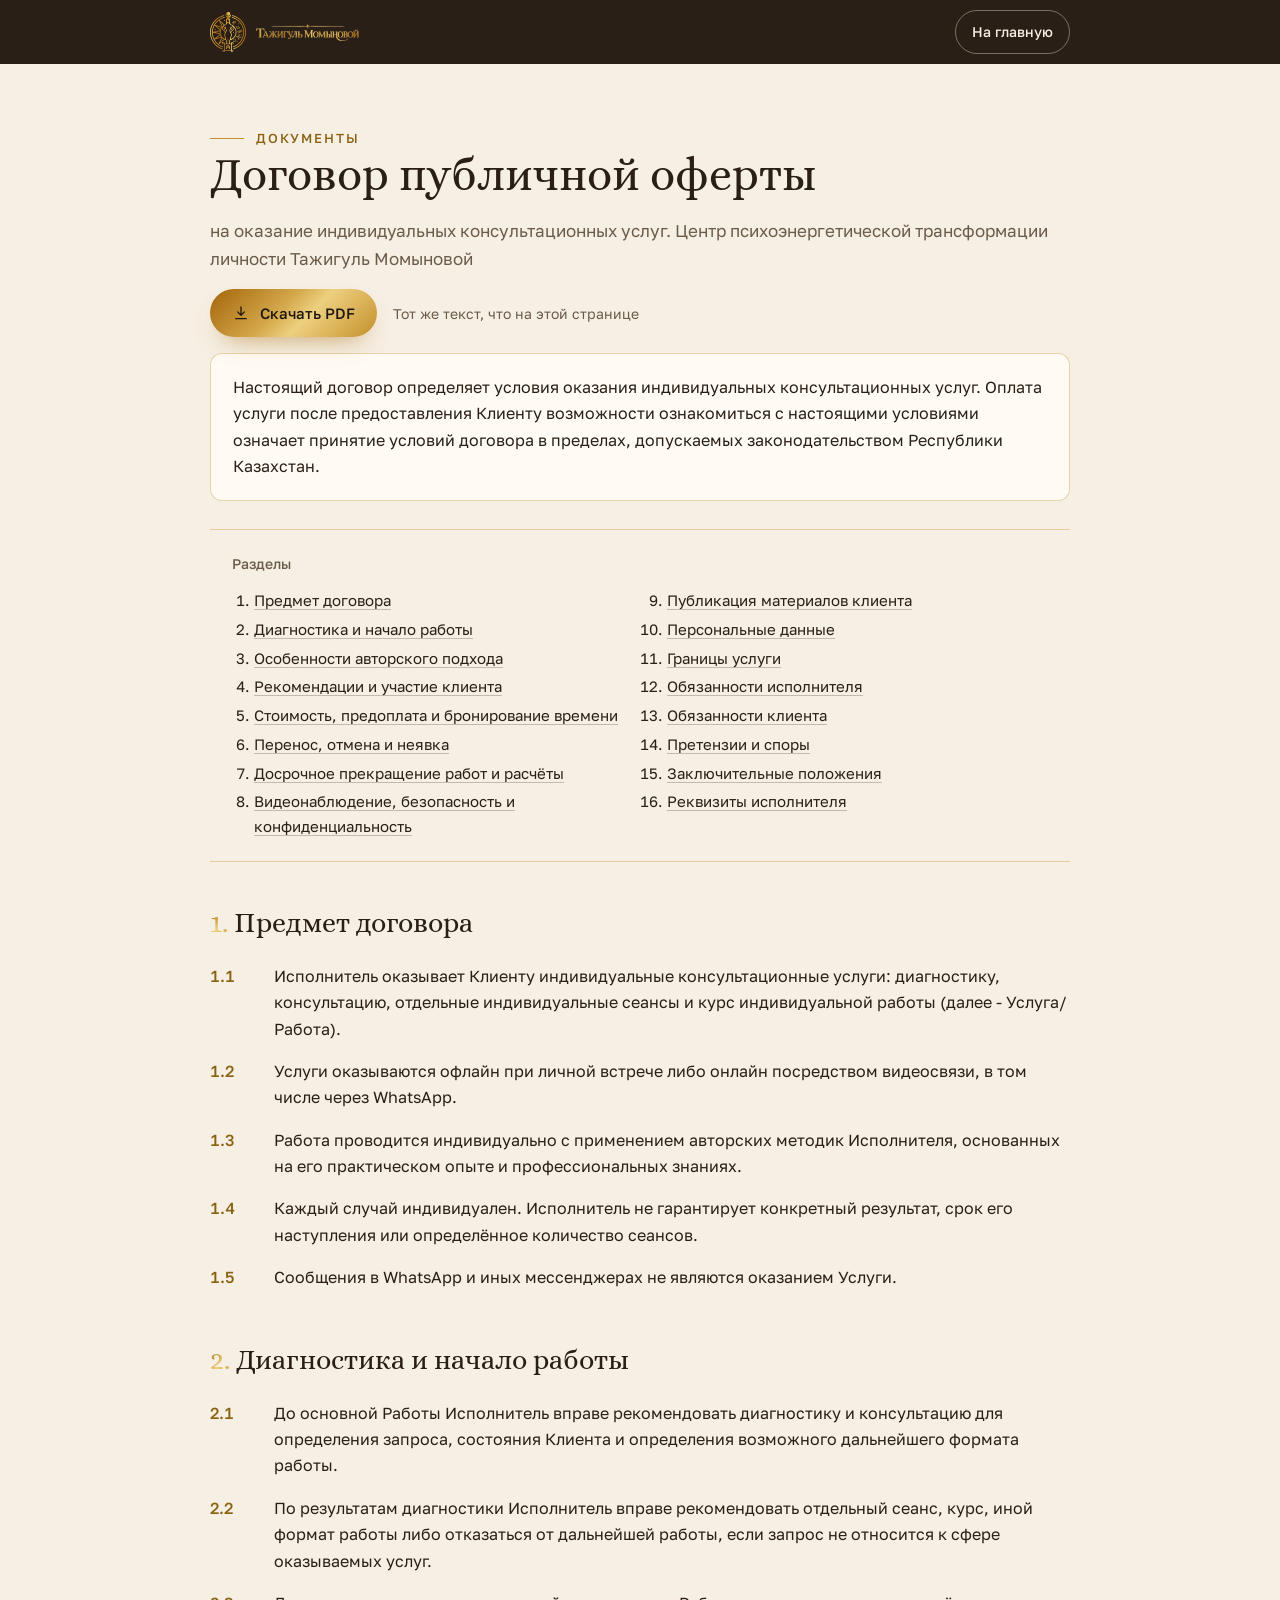
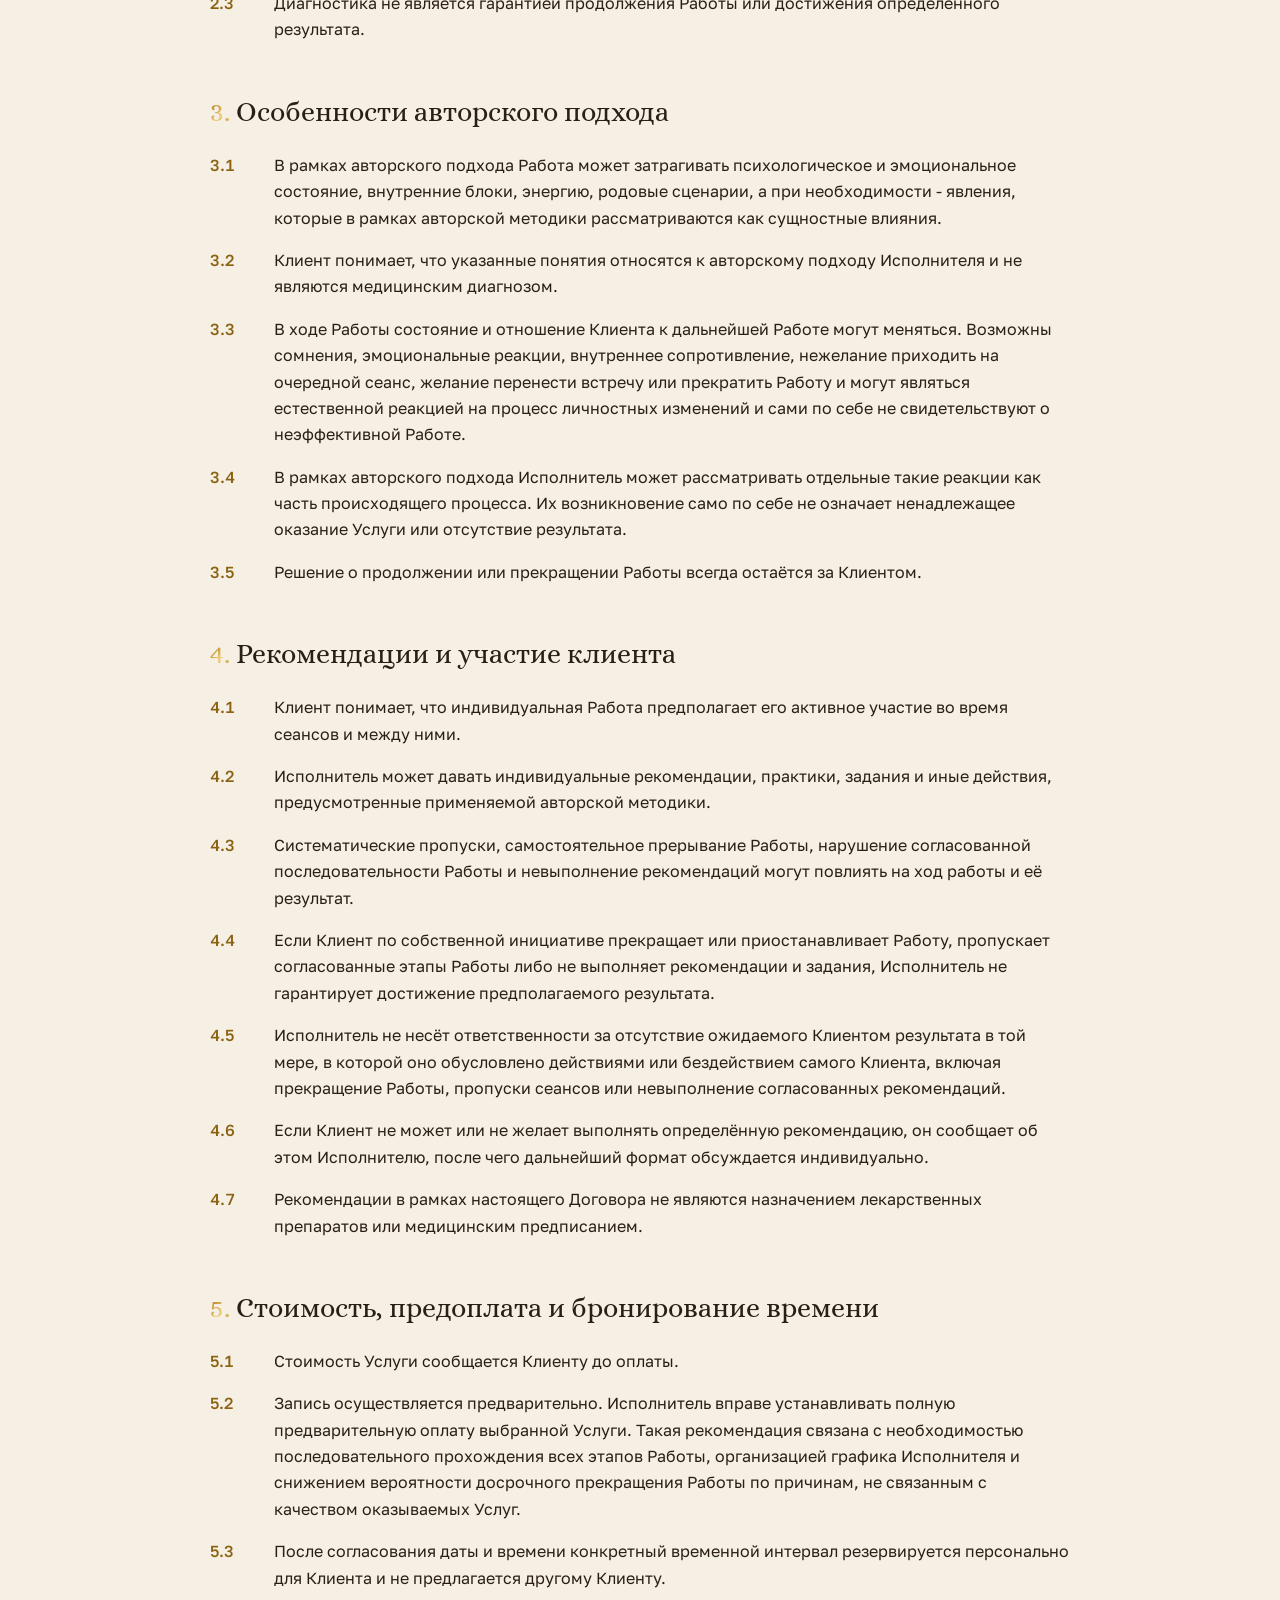
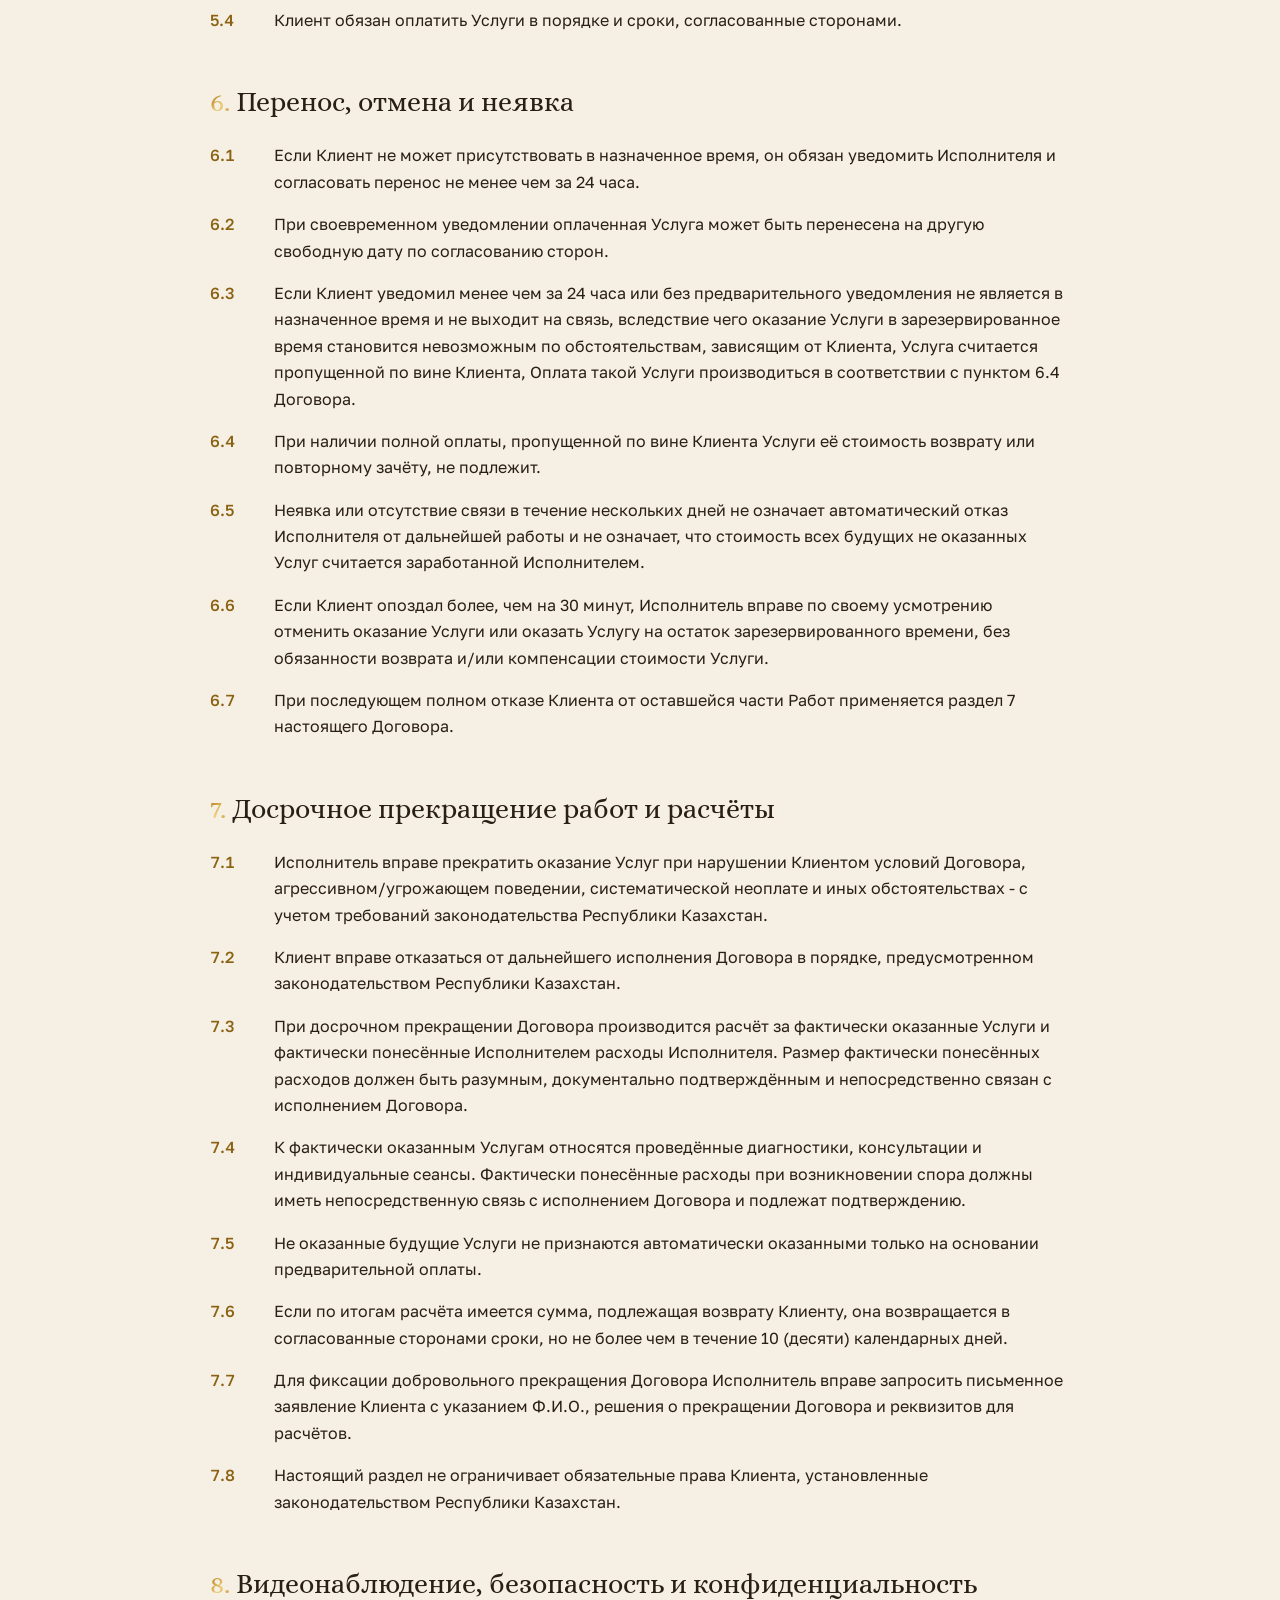
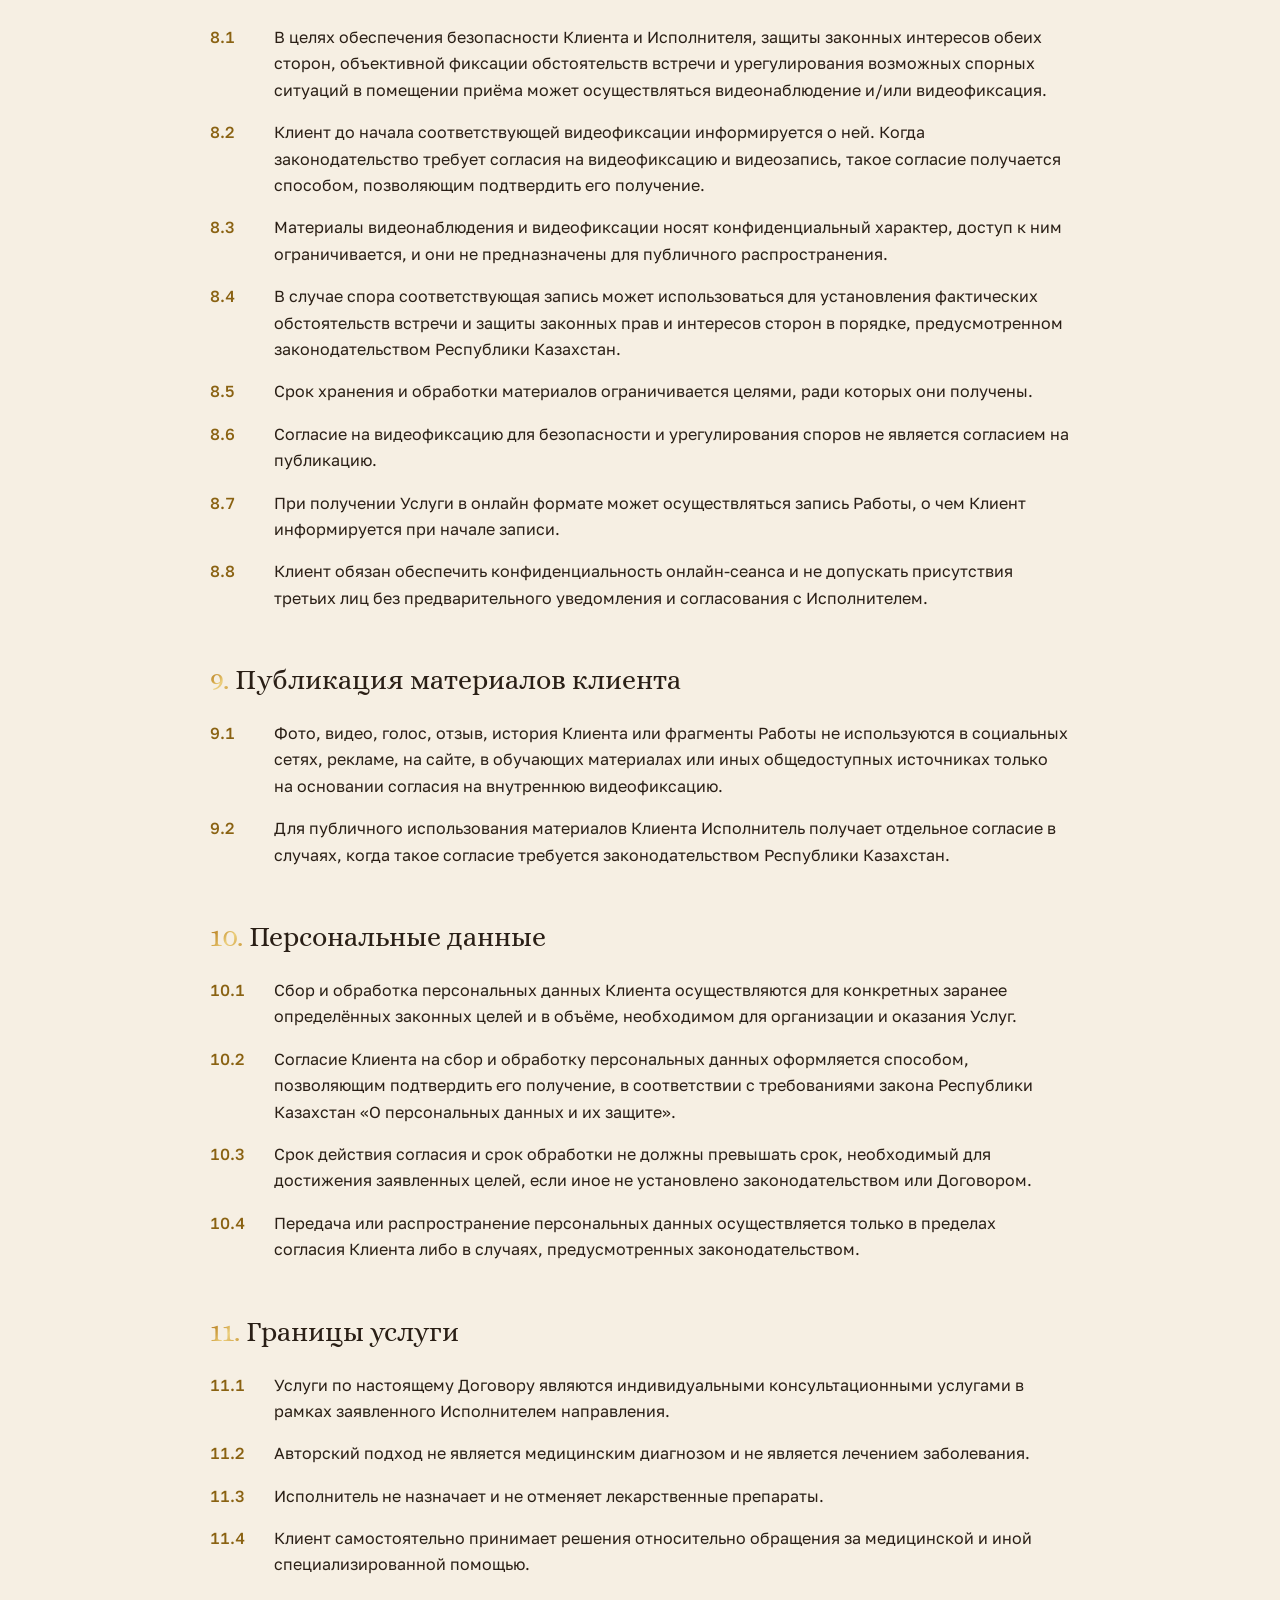
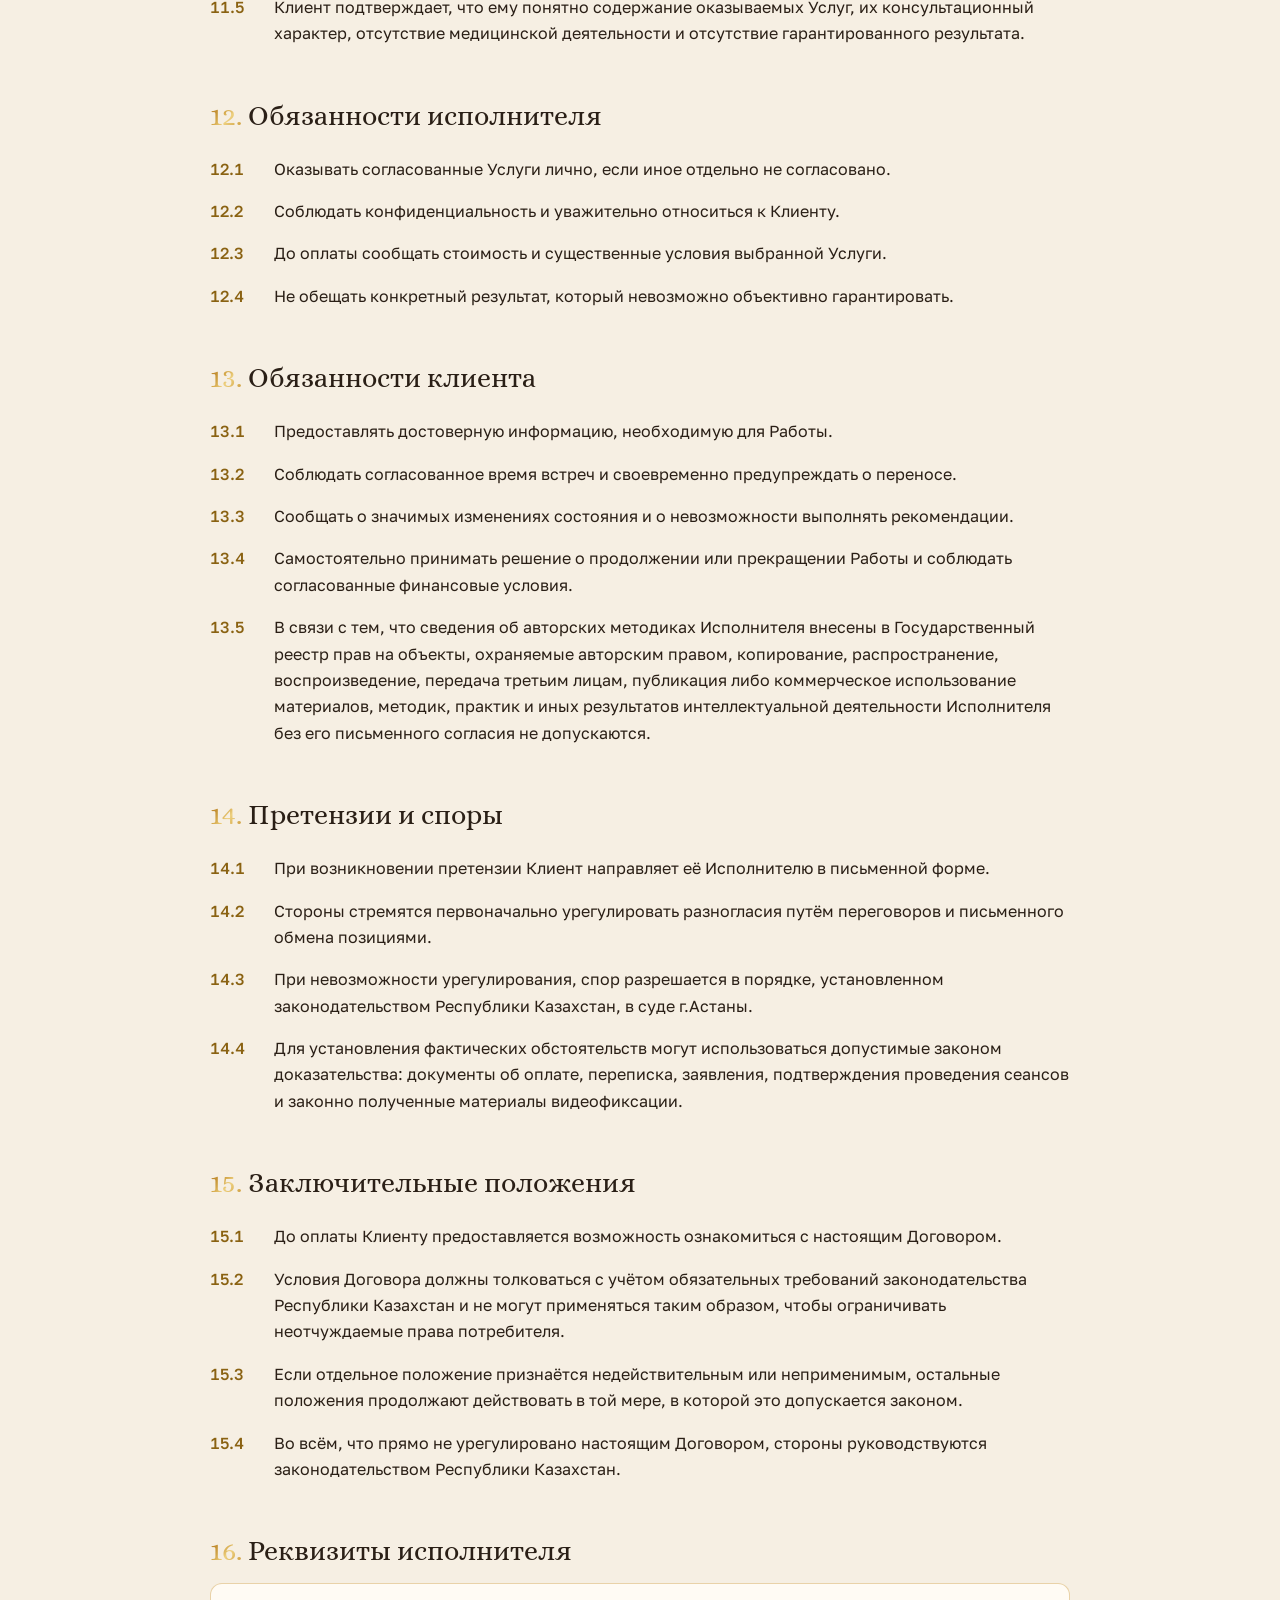
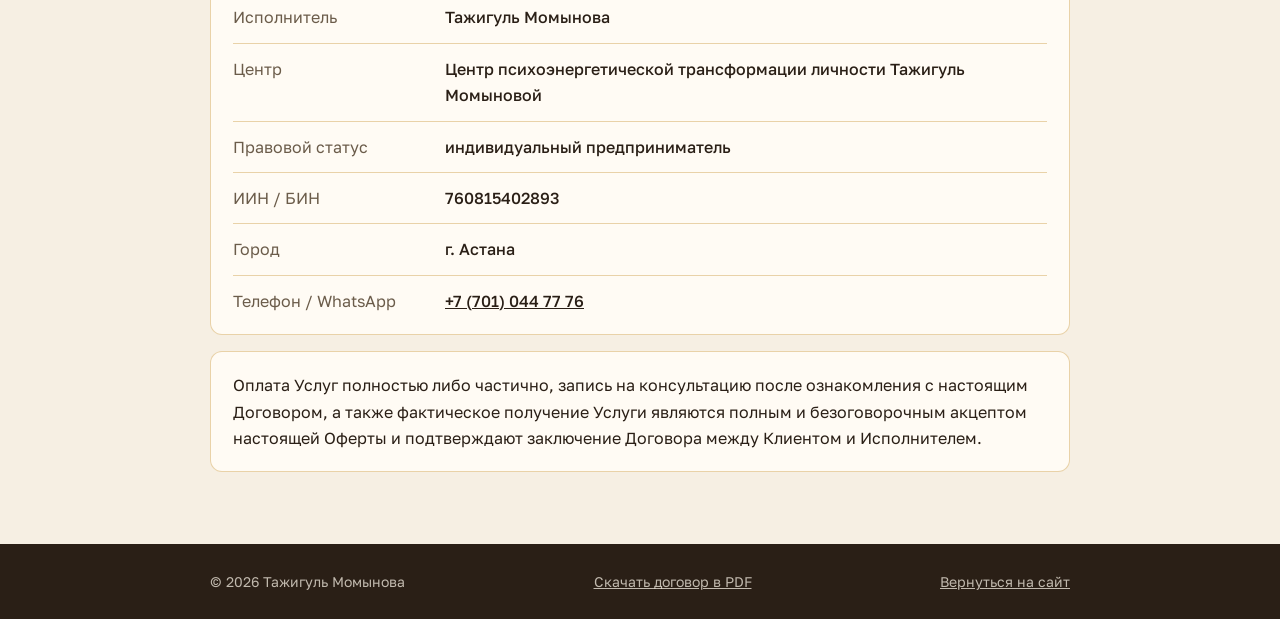
<file: oferta/index.html>
<!DOCTYPE html>
<html lang="ru">
<head>
<meta charset="utf-8">
<meta name="viewport" content="width=device-width, initial-scale=1, viewport-fit=cover">
<meta name="format-detection" content="telephone=no">
<title>Договор публичной оферты - Тажигуль Момынова</title>
<meta name="description" content="Договор публичной оферты на оказание индивидуальных консультационных услуг. Центр психоэнергетической трансформации личности Тажигуль Момыновой, Астана.">
<link rel="canonical" href="https://tazhigul.kz/oferta/">
<meta name="theme-color" content="#2A1F16">
<link rel="icon" href="../favicon.ico" sizes="any">
<link rel="icon" href="../assets/favicon-32.png" type="image/png" sizes="32x32">
<link rel="apple-touch-icon" href="../assets/apple-touch-icon.png">
<link rel="preconnect" href="https://fonts.googleapis.com">
<link rel="preconnect" href="https://fonts.gstatic.com" crossorigin>
<link href="https://fonts.googleapis.com/css2?family=Alice&family=Golos+Text:wght@400;500;600&display=swap" rel="stylesheet">
<style>
:root{--coffee:#2A1F16;--coffee-3:#1E1610;--ivory:#F6EFE3;--white:#FFFBF4;--ink:#2A1F16;--muted:#6B5C4A;--gold:#C48F2C;--gold-ink:#8A6212;--line-gold:rgba(196,143,44,.38);--metal:linear-gradient(135deg,#A36509 0%,#D4A84B 42%,#EDD07F 58%,#C48F2C 100%)}
*{box-sizing:border-box}
html{scroll-behavior:smooth;-webkit-text-size-adjust:100%}
@media (prefers-reduced-motion:reduce){html{scroll-behavior:auto}}
body{margin:0;background:var(--ivory);color:var(--ink);font:400 16px/1.65 "Golos Text","Segoe UI",sans-serif;-webkit-font-smoothing:antialiased}
a{color:inherit}
:focus-visible{outline:2px solid var(--gold);outline-offset:3px}
.wrap{width:min(100% - 32px,860px);margin-inline:auto}
.hdr{background:var(--coffee);color:var(--ivory);position:sticky;top:0;z-index:5}
.hdr-in{display:flex;align-items:center;justify-content:space-between;gap:16px;min-height:64px}
.brand{display:flex;align-items:center;gap:10px}
.brand img{height:40px;width:auto}
.brand .nm{height:18px}
.back{font-size:14px;font-weight:500;text-decoration:none;border:1px solid rgba(246,239,227,.38);border-radius:999px;padding:9px 16px;white-space:nowrap;flex-shrink:0}
.back:hover{border-color:var(--gold)}
main{padding:48px 0 72px}
.kick{display:flex;align-items:center;gap:12px;font-size:13px;letter-spacing:.14em;text-transform:uppercase;color:var(--gold-ink);font-weight:500;margin:0 0 14px}
.kick::before{content:"";width:34px;height:1px;background:var(--gold)}
h1{font:400 clamp(30px,5vw,46px)/1.12 Alice,Georgia,serif;margin:0}
.sub{margin:14px 0 0;color:var(--muted);font-size:17px}
.lead{margin:28px 0 0;padding:20px 22px;background:var(--white);border:1px solid var(--line-gold);border-radius:12px}
.toc{margin:28px 0 0;padding:20px 22px;border-top:1px solid var(--line-gold);border-bottom:1px solid var(--line-gold)}
.toc b{font-weight:500;font-size:14px;color:var(--muted)}
.toc ol{margin:10px 0 0;padding-left:22px;columns:2;column-gap:32px;font-size:15px}
.toc li{break-inside:avoid;padding:2px 0}
.toc a{text-decoration:none;border-bottom:1px solid rgba(42,31,22,.25)}
h2{font:400 clamp(22px,3vw,28px)/1.25 Alice,Georgia,serif;margin:44px 0 14px;scroll-margin-top:84px}
h2 span{background:var(--metal);-webkit-background-clip:text;background-clip:text;color:transparent}
dl{margin:0}
.of-pts div{display:grid;grid-template-columns:52px minmax(0,1fr);gap:12px;padding:8px 0}
.of-pts dt{color:var(--gold-ink);font-weight:500;font-variant-numeric:tabular-nums}
.of-pts dd{margin:0}
.of-req{background:var(--white);border:1px solid var(--line-gold);border-radius:12px;padding:8px 22px}
.of-req div{display:grid;grid-template-columns:minmax(0,200px) minmax(0,1fr);gap:12px;padding:12px 0;border-bottom:1px solid var(--line-gold)}
.of-req div:last-child{border-bottom:0}
.of-req dt{color:var(--muted)}
.of-req dd{margin:0;font-weight:500}
main > .wrap > p{margin:16px 0 0}
.foot{background:var(--coffee);color:rgba(246,239,227,.74);font-size:14px;padding:26px 0}
.foot .wrap{display:flex;flex-wrap:wrap;justify-content:space-between;gap:10px}
.dl-row{display:flex;flex-wrap:wrap;align-items:center;gap:10px 16px;margin:24px 0 0}
.dl{display:inline-flex;align-items:center;gap:10px;min-height:48px;padding:0 22px;border-radius:999px;background:var(--metal);color:var(--coffee-3);font-weight:500;font-size:15px;text-decoration:none;box-shadow:0 12px 26px -14px rgba(163,101,9,.75)}
.dl:hover{filter:brightness(1.06)}
.dl-note{font-size:14px;color:var(--muted)}
@media (max-width:640px){.toc ol{columns:1}.of-req div{grid-template-columns:1fr;gap:2px}.brand .nm{display:none}main{padding-top:36px}}
@media print{.hdr,.toc,.foot,.dl-row{display:none}body{background:#fff;font-size:11pt;line-height:1.5}main{padding:0}.kick{display:none}.lead,.of-req{border-color:#ccc;background:#fff}h2{margin:22px 0 8px;break-after:avoid}h2 span{-webkit-text-fill-color:#8A6212;color:#8A6212}.of-pts div{padding:3px 0;break-inside:avoid}}
</style>
  <script async src="https://www.googletagmanager.com/gtag/js?id=AW-18513378358"></script>
  <script>
    window.dataLayer = window.dataLayer || [];
    function gtag(){dataLayer.push(arguments);}
    gtag('js', new Date());
    gtag('config', 'AW-18513378358');
    window.AW_CONV = {
      phone: 'AW-18513378358/1g2qCN-3j7YdELb47vtE',
      contact: 'AW-18513378358/jCfwCNfciLYdELb47vtE',
      form: 'AW-18513378358/9oclCJTIj7YdELb47vtE'
    };
    function sendConversion(key) {
      gtag('event', 'conversion', {
        'send_to': window.AW_CONV[key],
        'value': 1.0,
        'currency': 'USD',
        'transport_type': 'beacon'
      });
    }
    document.addEventListener('click', function (e) {
      var a = e.target.closest && e.target.closest('a[href]');
      if (!a) return;
      var href = a.getAttribute('href');
      if (/^tel:/i.test(href)) sendConversion('phone');
      else if (/^mailto:/i.test(href) || /^https?:\/\/(wa\.me|api\.whatsapp\.com)\//i.test(href)) sendConversion('contact');
    }, true);
  </script>
  <script src="https://lead-bot.sultan-askarov-kz.workers.dev/t.js" data-site="tazhigulmomynova" defer></script>
</head>
<body>
<header class="hdr">
  <div class="wrap hdr-in">
    <a class="brand" href="../" aria-label="Тажигуль Момынова - на главную"><img src="../assets/logo-emblem.webp" alt="" width="570" height="630"><img class="nm" src="../assets/logo-name.webp" alt="Тажигуль Момынова" width="671" height="117"></a>
    <a class="back" href="../">На главную</a>
  </div>
</header>
<main>
  <div class="wrap">
    <p class="kick">Документы</p>
    <h1>Договор публичной оферты</h1>
    <p class="sub">на оказание индивидуальных консультационных услуг. Центр психоэнергетической трансформации личности Тажигуль Момыновой</p>
    <p class="dl-row"><a class="dl" href="dogovor-oferty-tazhigul-momynova.pdf" download><svg width="18" height="18" viewBox="0 0 24 24" aria-hidden="true"><path fill="none" stroke="currentColor" stroke-width="1.7" stroke-linecap="round" stroke-linejoin="round" d="M12 4v11m0 0-4.5-4.5M12 15l4.5-4.5M5 19.5h14"/></svg><span>Скачать PDF</span></a><span class="dl-note">Тот же текст, что на этой странице</span></p>
    <p class="lead">Настоящий договор определяет условия оказания индивидуальных консультационных услуг. Оплата услуги после предоставления Клиенту возможности ознакомиться с настоящими условиями означает принятие условий договора в пределах, допускаемых законодательством Республики Казахстан.</p>
    <nav class="toc" aria-label="Разделы договора"><b>Разделы</b><ol><li><a href="#p1">Предмет договора</a></li><li><a href="#p2">Диагностика и начало работы</a></li><li><a href="#p3">Особенности авторского подхода</a></li><li><a href="#p4">Рекомендации и участие клиента</a></li><li><a href="#p5">Стоимость, предоплата и бронирование времени</a></li><li><a href="#p6">Перенос, отмена и неявка</a></li><li><a href="#p7">Досрочное прекращение работ и расчёты</a></li><li><a href="#p8">Видеонаблюдение, безопасность и конфиденциальность</a></li><li><a href="#p9">Публикация материалов клиента</a></li><li><a href="#p10">Персональные данные</a></li><li><a href="#p11">Границы услуги</a></li><li><a href="#p12">Обязанности исполнителя</a></li><li><a href="#p13">Обязанности клиента</a></li><li><a href="#p14">Претензии и споры</a></li><li><a href="#p15">Заключительные положения</a></li><li><a href="#p16">Реквизиты исполнителя</a></li></ol></nav>
    <h2 id="p1"><span>1.</span> Предмет договора</h2>
    <dl class="of-pts">
      <div><dt>1.1</dt><dd>Исполнитель оказывает Клиенту индивидуальные консультационные услуги: диагностику, консультацию, отдельные индивидуальные сеансы и курс индивидуальной работы (далее - Услуга/Работа).</dd></div>
      <div><dt>1.2</dt><dd>Услуги оказываются офлайн при личной встрече либо онлайн посредством видеосвязи, в том числе через WhatsApp.</dd></div>
      <div><dt>1.3</dt><dd>Работа проводится индивидуально с применением авторских методик Исполнителя, основанных на его практическом опыте и профессиональных знаниях.</dd></div>
      <div><dt>1.4</dt><dd>Каждый случай индивидуален. Исполнитель не гарантирует конкретный результат, срок его наступления или определённое количество сеансов.</dd></div>
      <div><dt>1.5</dt><dd>Сообщения в WhatsApp и иных мессенджерах не являются оказанием Услуги.</dd></div>
    </dl>
    <h2 id="p2"><span>2.</span> Диагностика и начало работы</h2>
    <dl class="of-pts">
      <div><dt>2.1</dt><dd>До основной Работы Исполнитель вправе рекомендовать диагностику и консультацию для определения запроса, состояния Клиента и определения возможного дальнейшего формата работы.</dd></div>
      <div><dt>2.2</dt><dd>По результатам диагностики Исполнитель вправе рекомендовать отдельный сеанс, курс, иной формат работы либо отказаться от дальнейшей работы, если запрос не относится к сфере оказываемых услуг.</dd></div>
      <div><dt>2.3</dt><dd>Диагностика не является гарантией продолжения Работы или достижения определённого результата.</dd></div>
    </dl>
    <h2 id="p3"><span>3.</span> Особенности авторского подхода</h2>
    <dl class="of-pts">
      <div><dt>3.1</dt><dd>В рамках авторского подхода Работа может затрагивать психологическое и эмоциональное состояние, внутренние блоки, энергию, родовые сценарии, а при необходимости - явления, которые в рамках авторской методики рассматриваются как сущностные влияния.</dd></div>
      <div><dt>3.2</dt><dd>Клиент понимает, что указанные понятия относятся к авторскому подходу Исполнителя и не являются медицинским диагнозом.</dd></div>
      <div><dt>3.3</dt><dd>В ходе Работы состояние и отношение Клиента к дальнейшей Работе могут меняться. Возможны сомнения, эмоциональные реакции, внутреннее сопротивление, нежелание приходить на очередной сеанс, желание перенести встречу или прекратить Работу и могут являться естественной реакцией на процесс личностных изменений и сами по себе не свидетельствуют о неэффективной Работе.</dd></div>
      <div><dt>3.4</dt><dd>В рамках авторского подхода Исполнитель может рассматривать отдельные такие реакции как часть происходящего процесса. Их возникновение само по себе не означает ненадлежащее оказание Услуги или отсутствие результата.</dd></div>
      <div><dt>3.5</dt><dd>Решение о продолжении или прекращении Работы всегда остаётся за Клиентом.</dd></div>
    </dl>
    <h2 id="p4"><span>4.</span> Рекомендации и участие клиента</h2>
    <dl class="of-pts">
      <div><dt>4.1</dt><dd>Клиент понимает, что индивидуальная Работа предполагает его активное участие во время сеансов и между ними.</dd></div>
      <div><dt>4.2</dt><dd>Исполнитель может давать индивидуальные рекомендации, практики, задания и иные действия, предусмотренные применяемой авторской методики.</dd></div>
      <div><dt>4.3</dt><dd>Систематические пропуски, самостоятельное прерывание Работы, нарушение согласованной последовательности Работы и невыполнение рекомендаций могут повлиять на ход работы и её результат.</dd></div>
      <div><dt>4.4</dt><dd>Если Клиент по собственной инициативе прекращает или приостанавливает Работу, пропускает согласованные этапы Работы либо не выполняет рекомендации и задания, Исполнитель не гарантирует достижение предполагаемого результата.</dd></div>
      <div><dt>4.5</dt><dd>Исполнитель не несёт ответственности за отсутствие ожидаемого Клиентом результата в той мере, в которой оно обусловлено действиями или бездействием самого Клиента, включая прекращение Работы, пропуски сеансов или невыполнение согласованных рекомендаций.</dd></div>
      <div><dt>4.6</dt><dd>Если Клиент не может или не желает выполнять определённую рекомендацию, он сообщает об этом Исполнителю, после чего дальнейший формат обсуждается индивидуально.</dd></div>
      <div><dt>4.7</dt><dd>Рекомендации в рамках настоящего Договора не являются назначением лекарственных препаратов или медицинским предписанием.</dd></div>
    </dl>
    <h2 id="p5"><span>5.</span> Стоимость, предоплата и бронирование времени</h2>
    <dl class="of-pts">
      <div><dt>5.1</dt><dd>Стоимость Услуги сообщается Клиенту до оплаты.</dd></div>
      <div><dt>5.2</dt><dd>Запись осуществляется предварительно. Исполнитель вправе устанавливать полную предварительную оплату выбранной Услуги. Такая рекомендация связана с необходимостью последовательного прохождения всех этапов Работы, организацией графика Исполнителя и снижением вероятности досрочного прекращения Работы по причинам, не связанным с качеством оказываемых Услуг.</dd></div>
      <div><dt>5.3</dt><dd>После согласования даты и времени конкретный временной интервал резервируется персонально для Клиента и не предлагается другому Клиенту.</dd></div>
      <div><dt>5.4</dt><dd>Клиент обязан оплатить Услуги в порядке и сроки, согласованные сторонами.</dd></div>
    </dl>
    <h2 id="p6"><span>6.</span> Перенос, отмена и неявка</h2>
    <dl class="of-pts">
      <div><dt>6.1</dt><dd>Если Клиент не может присутствовать в назначенное время, он обязан уведомить Исполнителя и согласовать перенос не менее чем за 24 часа.</dd></div>
      <div><dt>6.2</dt><dd>При своевременном уведомлении оплаченная Услуга может быть перенесена на другую свободную дату по согласованию сторон.</dd></div>
      <div><dt>6.3</dt><dd>Если Клиент уведомил менее чем за 24 часа или без предварительного уведомления не является в назначенное время и не выходит на связь, вследствие чего оказание Услуги в зарезервированное время становится невозможным по обстоятельствам, зависящим от Клиента, Услуга считается пропущенной по вине Клиента, Оплата такой Услуги производиться в соответствии с пунктом 6.4 Договора.</dd></div>
      <div><dt>6.4</dt><dd>При наличии полной оплаты, пропущенной по вине Клиента Услуги её стоимость возврату или повторному зачёту, не подлежит.</dd></div>
      <div><dt>6.5</dt><dd>Неявка или отсутствие связи в течение нескольких дней не означает автоматический отказ Исполнителя от дальнейшей работы и не означает, что стоимость всех будущих не оказанных Услуг считается заработанной Исполнителем.</dd></div>
      <div><dt>6.6</dt><dd>Если Клиент опоздал более, чем на 30 минут, Исполнитель вправе по своему усмотрению отменить оказание Услуги или оказать Услугу на остаток зарезервированного времени, без обязанности возврата и/или компенсации стоимости Услуги.</dd></div>
      <div><dt>6.7</dt><dd>При последующем полном отказе Клиента от оставшейся части Работ применяется раздел 7 настоящего Договора.</dd></div>
    </dl>
    <h2 id="p7"><span>7.</span> Досрочное прекращение работ и расчёты</h2>
    <dl class="of-pts">
      <div><dt>7.1</dt><dd>Исполнитель вправе прекратить оказание Услуг при нарушении Клиентом условий Договора, агрессивном/угрожающем поведении, систематической неоплате и иных обстоятельствах - с учетом требований законодательства Республики Казахстан.</dd></div>
      <div><dt>7.2</dt><dd>Клиент вправе отказаться от дальнейшего исполнения Договора в порядке, предусмотренном законодательством Республики Казахстан.</dd></div>
      <div><dt>7.3</dt><dd>При досрочном прекращении Договора производится расчёт за фактически оказанные Услуги и фактически понесённые Исполнителем расходы Исполнителя. Размер фактически понесённых расходов должен быть разумным, документально подтверждённым и непосредственно связан с исполнением Договора.</dd></div>
      <div><dt>7.4</dt><dd>К фактически оказанным Услугам относятся проведённые диагностики, консультации и индивидуальные сеансы. Фактически понесённые расходы при возникновении спора должны иметь непосредственную связь с исполнением Договора и подлежат подтверждению.</dd></div>
      <div><dt>7.5</dt><dd>Не оказанные будущие Услуги не признаются автоматически оказанными только на основании предварительной оплаты.</dd></div>
      <div><dt>7.6</dt><dd>Если по итогам расчёта имеется сумма, подлежащая возврату Клиенту, она возвращается в согласованные сторонами сроки, но не более чем в течение 10 (десяти) календарных дней.</dd></div>
      <div><dt>7.7</dt><dd>Для фиксации добровольного прекращения Договора Исполнитель вправе запросить письменное заявление Клиента с указанием Ф.И.О., решения о прекращении Договора и реквизитов для расчётов.</dd></div>
      <div><dt>7.8</dt><dd>Настоящий раздел не ограничивает обязательные права Клиента, установленные законодательством Республики Казахстан.</dd></div>
    </dl>
    <h2 id="p8"><span>8.</span> Видеонаблюдение, безопасность и конфиденциальность</h2>
    <dl class="of-pts">
      <div><dt>8.1</dt><dd>В целях обеспечения безопасности Клиента и Исполнителя, защиты законных интересов обеих сторон, объективной фиксации обстоятельств встречи и урегулирования возможных спорных ситуаций в помещении приёма может осуществляться видеонаблюдение и/или видеофиксация.</dd></div>
      <div><dt>8.2</dt><dd>Клиент до начала соответствующей видеофиксации информируется о ней. Когда законодательство требует согласия на видеофиксацию и видеозапись, такое согласие получается способом, позволяющим подтвердить его получение.</dd></div>
      <div><dt>8.3</dt><dd>Материалы видеонаблюдения и видеофиксации носят конфиденциальный характер, доступ к ним ограничивается, и они не предназначены для публичного распространения.</dd></div>
      <div><dt>8.4</dt><dd>В случае спора соответствующая запись может использоваться для установления фактических обстоятельств встречи и защиты законных прав и интересов сторон в порядке, предусмотренном законодательством Республики Казахстан.</dd></div>
      <div><dt>8.5</dt><dd>Срок хранения и обработки материалов ограничивается целями, ради которых они получены.</dd></div>
      <div><dt>8.6</dt><dd>Согласие на видеофиксацию для безопасности и урегулирования споров не является согласием на публикацию.</dd></div>
      <div><dt>8.7</dt><dd>При получении Услуги в онлайн формате может осуществляться запись Работы, о чем Клиент информируется при начале записи.</dd></div>
      <div><dt>8.8</dt><dd>Клиент обязан обеспечить конфиденциальность онлайн-сеанса и не допускать присутствия третьих лиц без предварительного уведомления и согласования с Исполнителем.</dd></div>
    </dl>
    <h2 id="p9"><span>9.</span> Публикация материалов клиента</h2>
    <dl class="of-pts">
      <div><dt>9.1</dt><dd>Фото, видео, голос, отзыв, история Клиента или фрагменты Работы не используются в социальных сетях, рекламе, на сайте, в обучающих материалах или иных общедоступных источниках только на основании согласия на внутреннюю видеофиксацию.</dd></div>
      <div><dt>9.2</dt><dd>Для публичного использования материалов Клиента Исполнитель получает отдельное согласие в случаях, когда такое согласие требуется законодательством Республики Казахстан.</dd></div>
    </dl>
    <h2 id="p10"><span>10.</span> Персональные данные</h2>
    <dl class="of-pts">
      <div><dt>10.1</dt><dd>Сбор и обработка персональных данных Клиента осуществляются для конкретных заранее определённых законных целей и в объёме, необходимом для организации и оказания Услуг.</dd></div>
      <div><dt>10.2</dt><dd>Согласие Клиента на сбор и обработку персональных данных оформляется способом, позволяющим подтвердить его получение, в соответствии с требованиями закона Республики Казахстан «О персональных данных и их защите».</dd></div>
      <div><dt>10.3</dt><dd>Срок действия согласия и срок обработки не должны превышать срок, необходимый для достижения заявленных целей, если иное не установлено законодательством или Договором.</dd></div>
      <div><dt>10.4</dt><dd>Передача или распространение персональных данных осуществляется только в пределах согласия Клиента либо в случаях, предусмотренных законодательством.</dd></div>
    </dl>
    <h2 id="p11"><span>11.</span> Границы услуги</h2>
    <dl class="of-pts">
      <div><dt>11.1</dt><dd>Услуги по настоящему Договору являются индивидуальными консультационными услугами в рамках заявленного Исполнителем направления.</dd></div>
      <div><dt>11.2</dt><dd>Авторский подход не является медицинским диагнозом и не является лечением заболевания.</dd></div>
      <div><dt>11.3</dt><dd>Исполнитель не назначает и не отменяет лекарственные препараты.</dd></div>
      <div><dt>11.4</dt><dd>Клиент самостоятельно принимает решения относительно обращения за медицинской и иной специализированной помощью.</dd></div>
      <div><dt>11.5</dt><dd>Клиент подтверждает, что ему понятно содержание оказываемых Услуг, их консультационный характер, отсутствие медицинской деятельности и отсутствие гарантированного результата.</dd></div>
    </dl>
    <h2 id="p12"><span>12.</span> Обязанности исполнителя</h2>
    <dl class="of-pts">
      <div><dt>12.1</dt><dd>Оказывать согласованные Услуги лично, если иное отдельно не согласовано.</dd></div>
      <div><dt>12.2</dt><dd>Соблюдать конфиденциальность и уважительно относиться к Клиенту.</dd></div>
      <div><dt>12.3</dt><dd>До оплаты сообщать стоимость и существенные условия выбранной Услуги.</dd></div>
      <div><dt>12.4</dt><dd>Не обещать конкретный результат, который невозможно объективно гарантировать.</dd></div>
    </dl>
    <h2 id="p13"><span>13.</span> Обязанности клиента</h2>
    <dl class="of-pts">
      <div><dt>13.1</dt><dd>Предоставлять достоверную информацию, необходимую для Работы.</dd></div>
      <div><dt>13.2</dt><dd>Соблюдать согласованное время встреч и своевременно предупреждать о переносе.</dd></div>
      <div><dt>13.3</dt><dd>Сообщать о значимых изменениях состояния и о невозможности выполнять рекомендации.</dd></div>
      <div><dt>13.4</dt><dd>Самостоятельно принимать решение о продолжении или прекращении Работы и соблюдать согласованные финансовые условия.</dd></div>
      <div><dt>13.5</dt><dd>В связи с тем, что сведения об авторских методиках Исполнителя внесены в Государственный реестр прав на объекты, охраняемые авторским правом, копирование, распространение, воспроизведение, передача третьим лицам, публикация либо коммерческое использование материалов, методик, практик и иных результатов интеллектуальной деятельности Исполнителя без его письменного согласия не допускаются.</dd></div>
    </dl>
    <h2 id="p14"><span>14.</span> Претензии и споры</h2>
    <dl class="of-pts">
      <div><dt>14.1</dt><dd>При возникновении претензии Клиент направляет её Исполнителю в письменной форме.</dd></div>
      <div><dt>14.2</dt><dd>Стороны стремятся первоначально урегулировать разногласия путём переговоров и письменного обмена позициями.</dd></div>
      <div><dt>14.3</dt><dd>При невозможности урегулирования, спор разрешается в порядке, установленном законодательством Республики Казахстан, в суде г.Астаны.</dd></div>
      <div><dt>14.4</dt><dd>Для установления фактических обстоятельств могут использоваться допустимые законом доказательства: документы об оплате, переписка, заявления, подтверждения проведения сеансов и законно полученные материалы видеофиксации.</dd></div>
    </dl>
    <h2 id="p15"><span>15.</span> Заключительные положения</h2>
    <dl class="of-pts">
      <div><dt>15.1</dt><dd>До оплаты Клиенту предоставляется возможность ознакомиться с настоящим Договором.</dd></div>
      <div><dt>15.2</dt><dd>Условия Договора должны толковаться с учётом обязательных требований законодательства Республики Казахстан и не могут применяться таким образом, чтобы ограничивать неотчуждаемые права потребителя.</dd></div>
      <div><dt>15.3</dt><dd>Если отдельное положение признаётся недействительным или неприменимым, остальные положения продолжают действовать в той мере, в которой это допускается законом.</dd></div>
      <div><dt>15.4</dt><dd>Во всём, что прямо не урегулировано настоящим Договором, стороны руководствуются законодательством Республики Казахстан.</dd></div>
    </dl>
    <h2 id="p16"><span>16.</span> Реквизиты исполнителя</h2>
    <dl class="of-req">
      <div><dt>Исполнитель</dt><dd>Тажигуль Момынова</dd></div>
      <div><dt>Центр</dt><dd>Центр психоэнергетической трансформации личности Тажигуль Момыновой</dd></div>
      <div><dt>Правовой статус</dt><dd>индивидуальный предприниматель</dd></div>
      <div><dt>ИИН / БИН</dt><dd>760815402893</dd></div>
      <div><dt>Город</dt><dd>г. Астана</dd></div>
      <div><dt>Телефон / WhatsApp</dt><dd><a href="tel:+77010447776">+7&nbsp;(701)&nbsp;044&nbsp;77&nbsp;76</a></dd></div>
    </dl>
    <p class="lead">Оплата Услуг полностью либо частично, запись на консультацию после ознакомления с настоящим Договором, а также фактическое получение Услуги являются полным и безоговорочным акцептом настоящей Оферты и подтверждают заключение Договора между Клиентом и Исполнителем.</p>
  </div>
</main>
<footer class="foot">
  <div class="wrap"><span>© 2026 Тажигуль Момынова</span><a href="dogovor-oferty-tazhigul-momynova.pdf" download>Скачать договор в PDF</a><a href="../">Вернуться на сайт</a></div>
</footer>
</body>
</html>
</file>
<file: styles.css>
/* Тажигуль Момынова - сущностный психолог. Тёплый тёмный кофе и шампань, золото логотипа. */

:root{
  --coffee:#2A1F16;
  --coffee-2:#34271B;
  --coffee-3:#1E1610;
  --ivory:#F6EFE3;
  --champ:#EDE2CC;
  --white:#FFFBF4;
  --ink:#2A1F16;
  --muted:#6B5C4A;
  --line:#DFD3BC;
  --gold:#C48F2C;
  --gold-dark:#A36509;
  --gold-light:#E9C978;
  --gold-ink:#8A6212;
  --line-gold:rgba(196,143,44,.38);
  --metal:linear-gradient(135deg,#A36509 0%,#D4A84B 42%,#EDD07F 58%,#C48F2C 100%);
  --ff-d:"Alice","Georgia",serif;
  --ff-i:"Cormorant","Georgia",serif;
  --ff-t:"Golos Text","Segoe UI",sans-serif;
  --r:4px;
  --r-l:10px;
  --wrap:1200px;
  --hdr:72px;
  --ease:cubic-bezier(.22,.61,.36,1);
}
*{box-sizing:border-box}
html{scroll-behavior:smooth;-webkit-text-size-adjust:100%;scrollbar-color:var(--gold) var(--coffee)}
@media (prefers-reduced-motion:reduce){html{scroll-behavior:auto}}
body{margin:0;background:var(--ivory);color:var(--ink);font:400 16px/1.55 var(--ff-t);-webkit-font-smoothing:antialiased;overflow-x:clip}
img{display:block;max-width:100%;height:auto}
a{color:inherit;text-decoration:none;-webkit-tap-highlight-color:transparent;touch-action:manipulation}
button{-webkit-tap-highlight-color:transparent;touch-action:manipulation}
svg{display:block;flex:0 0 auto}
::selection{background:rgba(196,143,44,.3);color:var(--ink)}
:focus-visible{outline:2px solid var(--gold);outline-offset:3px}

h1,h2,h3{font-family:var(--ff-d);font-weight:400;margin:0;letter-spacing:-.005em;color:var(--fg,var(--ink))}
h1{font-size:clamp(36px,5.3vw,76px);line-height:1.04}
h2{font-size:clamp(28px,4.4vw,46px);line-height:1.14}
h3{font-size:clamp(21px,2.6vw,27px);line-height:1.22}
p{margin:0}
.wrap{width:min(100% - 40px,var(--wrap));margin-inline:auto}
section{scroll-margin-top:var(--hdr)}

/* контексты: тёмный кофе и светлая шампань */
.hero,.centr,.frazy,.meth,.rev,.zapis,.foot{--fg:var(--ivory);--fg-2:rgba(246,239,227,.74);--acc:var(--gold-light);--rule:rgba(233,201,120,.22);--card:rgba(255,251,244,.04);color:var(--fg)}
.zq,.sym,.split,.podhod,.price,.docs,.faq{--fg:var(--ink);--fg-2:var(--muted);--acc:var(--gold-ink);--rule:var(--line-gold);--card:var(--white);color:var(--fg)}

.kicker{display:flex;align-items:center;gap:12px;font-size:12px;font-weight:500;letter-spacing:.14em;text-transform:uppercase;color:var(--acc);margin-bottom:22px}
.seam-k{display:block;width:34px;height:8px;background:
  url("data:image/svg+xml,%3Csvg xmlns='http://www.w3.org/2000/svg' viewBox='0 0 34 8'%3E%3Cpath d='M0 4.6 9 3.9 17 4.8 26 3.8 34 4.4' fill='none' stroke='%23C48F2C' stroke-width='1.1' stroke-linejoin='round'/%3E%3C/svg%3E") no-repeat center/contain}
.sub{font-size:17px;line-height:1.6;color:var(--fg-2);margin-top:18px}
.q{font-family:var(--ff-d);font-size:clamp(19px,2.2vw,23px);line-height:1.35;color:var(--acc);margin-top:22px}
.fine{font-size:13.5px;line-height:1.5;color:var(--fg-2)}

/* кнопки */
.btn{display:inline-flex;align-items:center;justify-content:center;gap:10px;min-height:52px;padding:0 24px;border-radius:var(--r);font:500 15px/1 var(--ff-t);border:1px solid transparent;cursor:pointer;transition:background .25s,color .25s,border-color .25s,transform .25s var(--ease),box-shadow .25s,filter .25s;white-space:nowrap}
.btn span{color:inherit}
.btn:active{transform:translateY(1px)}
.btn-gold{background:var(--metal);color:var(--coffee-3);box-shadow:0 12px 28px -14px rgba(163,101,9,.75)}
.btn-gold:hover{filter:brightness(1.06)}
.btn-line{border-color:rgba(42,31,22,.3);color:var(--fg);background:transparent}
.btn-line:hover{border-color:var(--gold)}
.hero .btn-line,.frazy .btn-line,.meth .btn-line,.rev .btn-line,.zapis .btn-line{border-color:rgba(246,239,227,.38)}
.btn-dark{background:var(--coffee);color:var(--ivory)}
.btn-dark:hover{background:var(--coffee-2)}
.btn-ghost,.btn-ig{border-color:var(--rule);background:var(--card);color:var(--fg)}
.btn-ig:hover,.btn-ghost:hover{border-color:var(--gold)}
.btn-s{min-height:42px;padding:0 16px;font-size:14px}
.btn-full{width:100%}

/* шапка - тёмный кофе */
.hdr{position:sticky;top:0;z-index:60;background:rgba(42,31,22,.96);border-bottom:1px solid rgba(233,201,120,.12);color:var(--ivory)}
.hdr-in{width:min(100% - 32px,1320px);margin-inline:auto;height:var(--hdr);display:flex;align-items:center;gap:14px}
.brand{display:flex;align-items:center;gap:12px;flex-shrink:1;min-width:0;position:relative;z-index:62}
.brand-e{width:46px;height:auto;flex-shrink:0}
.brand-t{display:flex;flex-direction:column;gap:4px;min-width:0}
.brand-c{width:150px;height:auto;order:1}
.brand-n{width:150px;height:auto;order:2}
.nav{display:none;gap:26px;margin-left:34px;font-size:14.5px;color:rgba(246,239,227,.86)}
.nav a{position:relative;padding:6px 0;white-space:nowrap}
.nav a::after{content:"";position:absolute;left:0;right:100%;bottom:0;height:1px;background:var(--gold-light);transition:right .3s var(--ease)}
.nav a:hover{color:#fff}
.nav a:hover::after{right:0}
.hdr-right{margin-left:auto;display:flex;align-items:center;gap:10px;flex-shrink:0;position:relative;z-index:62}
.lang{display:flex;gap:0;background:rgba(255,255,255,.14);border-radius:10px;padding:3px;flex-shrink:0}
.lang button{border:0;background:transparent;border-radius:7px;cursor:pointer;padding:6px 11px;font:700 12px/1 var(--ff-t);letter-spacing:.06em;color:rgba(246,239,227,.78);transition:background .25s,color .25s}
.lang button:hover{color:#fff}
.lang button.is-active{background:#fff;color:var(--coffee);box-shadow:0 1px 3px rgba(0,0,0,.18)}
.ico-btn{display:none;width:40px;height:40px;border-radius:50%;border:1px solid rgba(246,239,227,.22);align-items:center;justify-content:center;background:rgba(255,255,255,.06);flex-shrink:0}
.hdr-tel{display:none;align-items:center;gap:8px;font-weight:500;font-size:15px;color:var(--ivory);flex-shrink:0}
.hdr-cta{display:none}
.burger{width:42px;height:42px;border:0;background:transparent;display:flex;flex-direction:column;align-items:center;justify-content:center;gap:6px;cursor:pointer;flex-shrink:0;padding:0}
.burger span{display:block;width:22px;height:1.6px;background:var(--ivory);transition:transform .3s var(--ease),opacity .3s}
.burger[aria-expanded="true"] span:first-child{transform:translateY(3.8px) rotate(45deg)}
.burger[aria-expanded="true"] span:last-child{transform:translateY(-3.8px) rotate(-45deg)}
/* порог бургера и оверлея - одно число: 1024px (см. @media ниже) */
.menu{position:fixed;inset:var(--hdr) 0 0 0;background:var(--coffee);color:var(--ivory);z-index:61;padding:28px 20px 40px;overflow-y:auto;display:flex;flex-direction:column;gap:30px}
.menu[hidden]{display:none}
.menu-nav{display:flex;flex-direction:column}
.menu-nav a{font:400 28px/1.2 var(--ff-d);padding:12px 0;border-bottom:1px solid rgba(233,201,120,.18)}
.menu-ct{display:flex;flex-direction:column;gap:10px}
.menu-ct .btn{justify-content:flex-start}
.menu .btn-ghost{border-color:rgba(246,239,227,.25);background:rgba(255,255,255,.05);color:var(--ivory)}
body.menu-open{overflow:hidden}
body.menu-open .bar{display:none}

/* герой */
.hero{position:relative;overflow:hidden;background:
  radial-gradient(760px 520px at 82% 12%,rgba(196,143,44,.26),transparent 62%),
  linear-gradient(165deg,#3A2B1D 0%,var(--coffee) 52%,#211810 100%)}
.hero-emblem{position:absolute;pointer-events:none;opacity:.1;width:300px;height:auto;right:-110px;top:40px}
.hero-in{position:relative}
.portrait{margin:0 -20px;position:relative;opacity:0;transform:translateY(10px);transition:opacity 1s var(--ease),transform 1.1s var(--ease)}
body.is-loaded .portrait{opacity:1;transform:none}
.portrait img{width:100%;aspect-ratio:5/6;object-fit:cover;object-position:60% 0;
  -webkit-mask-image:linear-gradient(to bottom,#000 46%,transparent 100%);mask-image:linear-gradient(to bottom,#000 46%,transparent 100%)}
.hero-txt{position:relative;margin-top:-112px;padding-bottom:36px}
.hero-k{margin-bottom:18px;color:var(--gold-light)}
.h1-seam{position:relative;display:inline-block;white-space:nowrap}
.h1-seam em{font-family:var(--ff-i);font-style:italic;font-weight:500;font-size:1.12em;line-height:.9;color:var(--gold-light)}
.seam-u{position:absolute;left:0;bottom:-.08em;height:.14em;width:100%;color:var(--gold);overflow:visible}
.seam-u path{stroke-dasharray:1;stroke-dashoffset:1;transition:stroke-dashoffset 1.3s cubic-bezier(.4,0,.2,1) .4s}
.seam-u path + path{transition-delay:1.5s;transition-duration:.4s}
body.is-loaded .seam-u path{stroke-dashoffset:0}
.lead{font-size:16px;line-height:1.6;color:rgba(246,239,227,.86);margin-top:16px}
.regalia{display:none;flex-wrap:wrap;gap:6px 22px;margin-top:14px;font-size:13px;letter-spacing:.02em;color:rgba(246,239,227,.66)}
.rg{display:inline-flex;align-items:center;white-space:nowrap}
.rg span + span::before{content:"";display:inline-block;width:1px;height:11px;background:var(--gold);margin:0 10px;opacity:.8}
.hero-cta{display:flex;flex-direction:column;gap:14px;margin-top:20px}
.hero-2nd{min-height:0;border:0;padding:0 2px;justify-content:flex-start;gap:8px;font-size:15px;color:var(--gold-light)}
.hero-2nd span{border-bottom:1px solid rgba(233,201,120,.4);padding-bottom:2px}
.hero-note{margin-top:18px;font-size:13.5px;line-height:1.5;color:rgba(246,239,227,.6)}
.ig-link{display:inline-flex;align-items:center;gap:9px;margin-top:14px;font-size:14.5px;font-weight:500;color:var(--ivory)}
.ig-link span{border-bottom:1px solid rgba(246,239,227,.3);padding-bottom:1px}

/* центр: логотип целиком с бликом золота */
.centr{background:var(--coffee-3);padding:64px 0 60px;border-top:1px solid rgba(233,201,120,.1)}
.centr-in{display:flex;flex-direction:column;align-items:center;gap:30px;text-align:center}
.centr-logo{margin:0;position:relative;width:min(72%,300px)}
.centr-logo img{width:100%;height:auto;filter:drop-shadow(0 18px 40px rgba(0,0,0,.35))}
.shine{position:absolute;inset:0;pointer-events:none;opacity:0;
  background:linear-gradient(105deg,transparent 38%,rgba(255,248,226,.95) 50%,transparent 62%);background-size:260% 100%;background-position:160% 0;
  -webkit-mask:url("assets/logo-full.webp") center/100% 100% no-repeat;mask:url("assets/logo-full.webp") center/100% 100% no-repeat}
.centr-logo.is-in .shine{animation:shine 2.6s cubic-bezier(.3,.6,.2,1) .25s forwards}
@keyframes shine{0%{opacity:0;background-position:160% 0}12%{opacity:.9}100%{opacity:0;background-position:-60% 0}}
.centr-logo:hover .shine{animation:shine 1.8s cubic-bezier(.3,.6,.2,1) forwards}
.centr-facts{list-style:none;margin:0;padding:0;display:flex;flex-direction:column;gap:10px;font-family:var(--ff-d);font-size:19px;color:var(--gold-light)}
.centr-facts li{display:flex;align-items:center;justify-content:center;gap:14px}

/* с чем вы приходите: золотой шов с точками */
.sym{background:var(--ivory);padding:84px 0 90px}
.sym-in{display:grid;gap:40px}
.sym-head .sub{margin-top:18px}
.sym-list{position:relative;padding-left:34px}
.seam{position:absolute;left:8px;top:0;bottom:0;width:14px;height:100%;color:var(--gold)}
.seam path{stroke-dasharray:1;stroke-dashoffset:calc(1 - var(--p,0))}
.sym-item{position:relative;padding:26px 0 30px;border-bottom:1px solid var(--line-gold);opacity:.64;transition:opacity .7s var(--ease)}
.sym-item::before{content:"";position:absolute;left:-24px;top:34px;width:10px;height:10px;border-radius:50%;border:1.5px solid var(--gold);background:var(--ivory);transition:background .5s var(--ease),box-shadow .5s}
.sym-item:first-child{padding-top:4px}
.sym-item:first-child::before{top:12px}
.sym-item.is-on{opacity:1}
.sym-item.is-on::before{background:var(--gold);box-shadow:0 0 0 4px rgba(196,143,44,.18)}
.sym-item h3{color:var(--coffee)}
.sym-item p{margin-top:12px;color:var(--muted);font-size:16px}
.sym-end{padding-top:34px}
.sym-end p{font-family:var(--ff-d);font-size:clamp(21px,2.5vw,27px);line-height:1.3;color:var(--ink)}
.sym-end .btn{margin-top:22px}

/* начать с одной фразы - тёмный кофе */
.frazy{background:linear-gradient(180deg,var(--coffee) 0%,#2F2318 100%);padding:84px 0 90px}
.fr-list{list-style:none;margin:36px 0 0;padding:0;border-top:1px solid rgba(233,201,120,.2)}
.fr-list li{position:relative}
.fr-list a{display:flex;flex-direction:column;align-items:flex-start;gap:10px;padding:22px 0;border-bottom:1px solid rgba(233,201,120,.2);color:var(--ivory);transition:color .35s}
.fr-t{font-family:var(--ff-d);font-size:clamp(24px,3.4vw,34px);line-height:1.2;transition:color .35s,transform .5s var(--ease)}
.fr-go{display:inline-flex;align-items:center;gap:8px;font-size:14px;font-weight:500;color:var(--gold-light);white-space:nowrap}
.fr-seam{position:absolute;left:0;right:0;bottom:-1px;width:100%;height:8px;color:var(--gold-light);overflow:visible;pointer-events:none}
.fr-seam path{stroke-dasharray:1;stroke-dashoffset:1;transition:stroke-dashoffset .9s cubic-bezier(.4,0,.2,1)}
.fr-list a:focus-visible .fr-t{color:var(--gold-light)}
.fr-list li:hover .fr-seam path,.fr-list li:focus-within .fr-seam path{stroke-dashoffset:0}
.fr-list a:active .fr-t{transform:scale(.995)}
.fr-note{margin-top:26px;font-size:15px;color:var(--fg-2)}
.fr-note a{color:var(--ivory);border-bottom:1px solid rgba(246,239,227,.35)}

/* редакционные пары текст + фото */
.split{padding:84px 0;background:var(--white)}
.split-rev{background:var(--ivory)}
.split-in{display:grid;gap:36px;align-items:center}
.ph-fig{margin:0;border-radius:var(--r-l);overflow:hidden;background:var(--champ);box-shadow:0 30px 60px -36px rgba(42,31,22,.55);width:min(100%,360px);border:1px solid var(--line-gold)}
.ph-fig img{width:100%;aspect-ratio:4/5;object-fit:cover;object-position:50% 20%}
.split-txt p{margin-top:16px;color:var(--muted)}
.split-txt h2 + p{margin-top:22px}
.split-txt .btn{margin-top:26px}
.lines{list-style:none;margin:24px 0 0;padding:0;display:flex;flex-direction:column;gap:10px}
.lines li{font-family:var(--ff-d);font-size:clamp(19px,2.2vw,22px);line-height:1.3;padding-left:22px;position:relative;color:var(--ink)}
.lines li::before{content:"";position:absolute;left:0;top:.72em;width:10px;height:1.4px;background:var(--gold)}
.facts{margin:24px 0 0;display:flex;flex-direction:column;gap:18px}
.facts div{padding-left:18px;border-left:1.5px solid var(--gold)}
.facts dt{font-family:var(--ff-d);font-size:20px;color:var(--coffee)}
.facts dd{margin:6px 0 0;color:var(--muted);font-size:15.5px;line-height:1.55}
.rv{opacity:0;transform:translateY(16px);transition:opacity .9s var(--ease),transform .9s var(--ease)}
.rv.is-in{opacity:1;transform:none}

/* подход */
.podhod{background:var(--white);padding:84px 0;border-top:1px solid var(--line-gold)}
.podhod-in{display:grid;gap:30px;margin-top:30px}
.podhod-txt p{color:var(--muted);margin-top:14px}
.podhod-txt .q{margin-top:22px}

/* методики - тёмный кофе */
.meth{background:var(--coffee);padding:90px 0}
.meth-list{list-style:none;margin:40px 0 0;padding:0}
.meth-list li{display:grid;grid-template-columns:52px 1fr;gap:10px;padding:28px 0;border-top:1px solid rgba(233,201,120,.18)}
.meth-list li:last-child{border-bottom:1px solid rgba(233,201,120,.18)}
.mark{display:block;width:40px;height:12px;color:var(--gold-light);margin-top:12px}
.mark svg{width:100%;height:100%;overflow:visible}
.meth-list h3{color:var(--ivory)}
.meth-list p{margin-top:10px;color:var(--fg-2);font-size:15.5px;line-height:1.55}
.meth-list .fine{color:var(--gold-light);margin-top:12px}
.m-wa{display:inline-flex;align-items:center;gap:8px;margin-top:16px;font-size:14px;font-weight:500;color:var(--gold-light)}
.m-wa span{border-bottom:1px solid rgba(233,201,120,.4);padding-bottom:1px}
.m-wa:hover span{border-bottom-color:var(--gold-light)}
.meth-in{display:grid;gap:40px}
.meth-side{display:none}
.meth-q{font-family:var(--ff-i);font-style:italic;font-weight:500;font-size:clamp(28px,2.6vw,38px);line-height:1.3;color:var(--gold-light)}
.meth-foot{margin-top:36px;display:flex;flex-direction:column;gap:22px}
.meth-foot p{color:var(--fg-2);font-size:15.5px}
.meth-foot .btn{align-self:flex-start}

/* стоимость */
.price{padding:84px 0;background:var(--ivory)}
.price-notes{margin-top:26px;display:flex;flex-direction:column;gap:10px;font-size:14px;line-height:1.55;color:var(--muted)}
.price-notes b{color:var(--ink);font-weight:500}

/* как начинается работа */
.steps{list-style:none;margin:40px 0 0;padding:0;display:grid;gap:26px}
.steps li{display:grid;grid-template-columns:52px minmax(0,1fr);gap:10px;align-items:start;align-content:start}
.num{font-family:var(--ff-d);font-size:20px;color:var(--gold-ink);height:30px;line-height:30px}
.steps h3{color:var(--coffee);font-size:22px;line-height:1.25}
.steps p{margin-top:8px;color:var(--muted);font-size:15.5px}

/* отзывы - тёмный кофе */
.rev{padding:84px 0;background:var(--coffee-2)}
.rev-grid{display:grid;gap:14px;margin-top:30px}
.rev-video{position:relative;display:block;width:100%;border:0;padding:0;cursor:pointer;text-align:left;font:inherit;border-radius:var(--r-l);overflow:hidden;background:var(--coffee-3);aspect-ratio:4/5;color:var(--ivory)}
.rev-video:focus-visible{outline:2px solid var(--gold);outline-offset:3px}
.rev-video img{width:100%;height:100%;object-fit:cover;object-position:50% 15%;filter:saturate(.85);transition:transform 1.2s var(--ease)}
.rev-video .play{position:absolute;left:18px;top:18px;width:46px;height:46px;border-radius:50%;background:var(--metal);color:var(--coffee-3);display:flex;align-items:center;justify-content:center}
.rev-video .play svg{margin-left:2px}
.rev-cap{position:absolute;left:0;right:0;bottom:0;padding:80px 18px 18px;background:linear-gradient(to top,rgba(30,22,16,.95),rgba(30,22,16,0));color:var(--ivory)}
.rev-cap b{display:block;font:400 22px/1.15 var(--ff-d)}
.rev-cap span{display:block;font-size:13px;color:var(--gold-light);margin-top:5px}
.rev-quote{margin:0;background:rgba(255,251,244,.05);border:1px solid rgba(233,201,120,.22);border-radius:var(--r-l);padding:28px 24px;display:flex;flex-direction:column;justify-content:center;gap:28px}
.rev-quote p{font-family:var(--ff-d);font-size:clamp(22px,2.3vw,30px);line-height:1.32;color:var(--ivory)}
.rev-quote footer{font-size:13.5px;color:var(--fg-2)}
.rev-quote footer a{color:var(--gold-light);border-bottom:1px solid rgba(233,201,120,.4)}
.rev-foot{margin-top:26px;display:flex;flex-direction:column;gap:18px;align-items:flex-start}

/* документы */
.docs{background:var(--ivory);padding:84px 0}
.docs-line{margin-top:30px;background:var(--white);border:1px solid var(--line-gold);border-radius:var(--r-l);padding:24px 22px;display:flex;flex-direction:column;gap:16px}
.docs-line p{font-family:var(--ff-d);font-size:clamp(19px,2vw,23px);line-height:1.3;color:var(--coffee)}
.docs-line .btn{align-self:flex-start}

/* вопросы */
.faq{padding:84px 0;background:var(--white);border-top:1px solid var(--line-gold)}
.faq-in{display:grid;gap:30px}
.faq-head{display:flex;flex-direction:column;gap:26px}
.faq-cta{padding:22px 0 0;border-top:1px solid var(--line-gold)}
.faq-cta p{color:var(--muted);font-size:15.5px}
.faq-cta .btn{margin-top:14px}
.faq-list{border-top:1px solid var(--line-gold)}
details{border-bottom:1px solid var(--line-gold)}
summary{list-style:none;cursor:pointer;padding:20px 44px 20px 0;font:400 20px/1.3 var(--ff-d);color:var(--ink);position:relative}
summary::-webkit-details-marker{display:none}
summary::before,summary::after{content:"";position:absolute;right:8px;top:50%;width:16px;height:1.5px;background:var(--gold);transition:transform .35s var(--ease)}
summary::after{transform:rotate(90deg)}
details[open] summary::after{transform:rotate(0)}
details p{padding:0 0 22px;color:var(--muted)}

/* запись и контакты - тёмный кофе, форма светлая */
.zapis{background:linear-gradient(180deg,var(--coffee) 0%,#241B13 100%);padding:84px 0 96px}
.zapis-in{display:grid;gap:40px}
.contacts{list-style:none;margin:30px 0 0;padding:0;display:flex;flex-direction:column;gap:14px}
.contacts li{display:grid;grid-template-columns:18px minmax(0,1fr);gap:4px 14px;align-items:center}
.contacts li svg{color:var(--gold-light)}
.contacts li a,.contacts .addr{font-size:17px;font-weight:500;color:var(--ivory)}
.contacts li > span:not(.addr){grid-column:2;font-size:13.5px;color:var(--fg-2)}
.zapis-txt .btn{margin-top:26px}
.form{background:var(--ivory);color:var(--ink);border:1px solid rgba(233,201,120,.3);border-radius:var(--r-l);padding:28px 22px 24px;display:flex;flex-direction:column;gap:14px;position:relative}
.form-t{font:400 26px/1.15 var(--ff-d);color:var(--coffee)}
.form-s{font-size:14px;color:var(--muted);margin-top:-4px}
.form label{display:flex;flex-direction:column;gap:6px;font-size:13px;color:var(--muted)}
.form label em{font-style:normal;color:var(--muted)}
.form input[type="text"],.form input[type="tel"],.form textarea{width:100%;border:1px solid var(--line);background:#fff;border-radius:var(--r);padding:13px 14px;font:400 16px/1.4 var(--ff-t);color:var(--ink);transition:border-color .25s}
.form input:focus,.form textarea:focus{outline:none;border-color:var(--gold)}
.form textarea{resize:vertical;min-height:80px}
.form input.is-err{border-color:#B3482E}
.seg{border:0;margin:0;padding:0;display:flex;flex-wrap:wrap;gap:8px}
.seg legend{font-size:13px;color:var(--muted);margin-bottom:8px;width:100%}
.seg label{flex-direction:row;cursor:pointer}
.seg input{position:absolute;opacity:0;width:0;height:0}
.seg span{display:inline-block;padding:10px 16px;border:1px solid var(--line);border-radius:999px;font-size:14.5px;color:var(--ink);background:#fff;transition:background .25s,border-color .25s,color .25s}
.seg input:checked + span{background:var(--coffee);border-color:var(--coffee);color:var(--ivory)}
.seg input:focus-visible + span{outline:2px solid var(--gold);outline-offset:2px}
.form-f{font-size:13px;color:var(--muted);text-align:center}
.form-ok{position:absolute;inset:0;background:var(--ivory);border-radius:inherit;display:flex;flex-direction:column;justify-content:center;align-items:flex-start;padding:28px;gap:10px}
.form-ok[hidden]{display:none}
.form-ok b{font:400 30px/1.1 var(--ff-d);color:var(--coffee)}
.form-ok a{color:var(--coffee);border-bottom:1px solid rgba(42,31,22,.3)}

/* модальный плеер видеоотзыва */
.vmodal{position:fixed;inset:0;z-index:80;display:none;align-items:center;justify-content:center;padding:16px}
.vmodal.is-open{display:flex}
.vm-back{position:absolute;inset:0;background:rgba(30,22,16,.9)}
.vm-box{position:relative;display:flex;flex-direction:column;align-items:center;gap:12px}
.vm-box video{display:block;height:min(74vh,860px);width:auto;aspect-ratio:9/16;object-fit:contain;background:#000;border-radius:var(--r-l)}
.vm-x{position:absolute;top:-6px;right:-52px;width:44px;height:44px;border:0;border-radius:50%;background:var(--coffee-2);cursor:pointer;display:flex;align-items:center;justify-content:center}
.vm-x span{position:absolute;width:22px;height:1.6px;background:var(--gold-light);transform:rotate(45deg)}
.vm-x span + span{transform:rotate(-45deg)}
.vm-ig{font-size:13.5px;color:var(--gold-light);border-bottom:1px solid rgba(233,201,120,.4)}
body.modal-open{overflow:hidden}
body.modal-open .bar{display:none}
@media (max-width:639px){.vm-x{right:0;top:-52px}.vm-box video{height:min(70vh,760px)}}

/* подвал */
.foot{background:var(--coffee-3);color:var(--fg-2);padding:56px 0 110px;font-size:14px}
.foot-in{display:grid;gap:30px}
.foot-brand img{width:min(60%,220px);height:auto}
.foot-col{display:flex;flex-direction:column;gap:9px}
.foot-col a:hover{color:#fff}
.foot-ig,.foot-tg{display:inline-flex;align-items:center;gap:8px;color:var(--ivory)}
.foot-tg svg{color:var(--gold-light)}
.foot-low{margin-top:36px;padding-top:20px;border-top:1px solid rgba(233,201,120,.14);display:flex;flex-direction:column;gap:8px;font-size:12.5px;color:rgba(246,239,227,.5)}

/* липкая панель на телефоне */
.bar{position:fixed;left:0;right:0;bottom:0;z-index:55;display:grid;grid-template-columns:1fr 1fr 60px;background:var(--coffee-3);border-top:1px solid rgba(233,201,120,.16);padding-bottom:env(safe-area-inset-bottom)}
.bar a{display:flex;align-items:center;justify-content:center;gap:8px;height:58px;font-size:14.5px;font-weight:500;color:var(--ivory)}
.bar a + a{border-left:1px solid rgba(233,201,120,.16)}
.bar-wa{background:var(--metal);color:var(--coffee-3)!important}
.bar-ig svg{width:22px;height:22px}

/* телефон */
@media (max-width:1023px){
  .brand-c{display:none}
  .hero-k{display:none}
  h1{font-size:clamp(33px,9.4vw,44px)}
  .hero-2nd .arr{display:block}
  .foot{padding-bottom:calc(58px + env(safe-area-inset-bottom) + 40px)}
}
@media (max-width:420px){
  .brand-e{width:38px}
  .brand-n{width:132px}
  .lang button{padding:6px 9px}
  .hdr-right{gap:6px}
  .burger{width:36px}
}

/* планшет */
@media (min-width:640px){
  .hero-cta{flex-direction:row;flex-wrap:wrap;align-items:center;gap:12px 22px}
  .rev-grid{grid-template-columns:minmax(0,1fr) minmax(0,1fr)}
  .steps{grid-template-columns:repeat(3,minmax(0,1fr))}
  .steps li{grid-template-columns:minmax(0,1fr);gap:10px}
  .foot-in{grid-template-columns:1.2fr 1fr 1fr;align-items:start}
  .foot-low{flex-direction:row;justify-content:space-between}
  .form{padding:34px 30px 28px}
  .fr-list a{flex-direction:row;align-items:center;justify-content:space-between;gap:18px;padding:26px 0}
  .centr-facts{flex-direction:row;gap:0}
  .centr-facts li + li::before{content:"";display:block;width:1px;height:16px;background:rgba(233,201,120,.4);margin:0 22px}
  .docs-line{flex-direction:row;align-items:center;justify-content:space-between;padding:30px 36px}
}

/* десктоп */
@media (min-width:1024px){
  :root{--hdr:80px}
  .hero{background:
    radial-gradient(900px 640px at 70% 10%,rgba(196,143,44,.24),transparent 60%),
    linear-gradient(100deg,#3A2B1D 0%,var(--coffee) 48%,#211810 100%)}
  .hero-emblem{width:620px;right:-150px;bottom:-170px;top:auto;opacity:.12}
  .hero-in{display:grid;grid-template-columns:minmax(0,45fr) minmax(0,55fr);gap:44px;align-items:end;width:min(100% - 40px,1320px)}
  .hero-txt{order:1;margin:0;padding:48px 0 64px;align-self:center}
  .portrait{order:2;margin:0;height:min(740px,calc(100svh - var(--hdr)));align-self:end}
  .portrait img{height:100%;aspect-ratio:auto;object-position:60% 0;
    -webkit-mask-image:linear-gradient(to right,transparent 0,#000 16%),linear-gradient(to bottom,#000 70%,transparent 100%);-webkit-mask-composite:source-in;
    mask-image:linear-gradient(to right,transparent 0,#000 16%),linear-gradient(to bottom,#000 70%,transparent 100%);mask-composite:intersect}
  .hero-k{display:flex}
  .lead{font-size:18px;margin-top:26px}
  .regalia{display:flex;margin-top:16px;font-size:13.5px}
  .hero-cta{margin-top:32px;flex-wrap:nowrap;gap:12px}
  .hero-cta .btn{padding:0 20px}
  .hero-2nd{min-height:52px;border:1px solid rgba(246,239,227,.38);padding:0 20px;justify-content:center;font-size:15px;color:var(--ivory)}
  .hero-2nd span{border:0;padding:0}
  .hero-2nd .arr{display:none}
  .centr{padding:88px 0 84px}
  .centr-in{flex-direction:row;justify-content:center;gap:72px;text-align:left}
  .centr-logo{width:320px;flex-shrink:0}
  .centr-facts{flex-direction:column;gap:18px;font-size:22px;border-left:1px solid rgba(233,201,120,.3);padding-left:40px}
  .centr-facts li{justify-content:flex-start}
  .centr-facts li + li::before{display:none}
  .sym{padding:104px 0 112px}
  .sym-in{grid-template-columns:minmax(0,5fr) minmax(0,6fr);gap:90px;align-items:start}
  .sym-head{position:sticky;top:calc(var(--hdr) + 40px)}
  .sym-list{padding-left:56px}
  .seam{left:14px}
  .sym-item{padding:38px 0 42px}
  .sym-item::before{left:-40px;top:48px}
  .sym-item:first-child::before{top:14px}
  .sym-item p{font-size:17px}
  .frazy{padding:112px 0 120px}
  .frazy .sub{max-width:720px}
  .fr-list{margin-top:48px}
  .fr-list a{padding:30px 0}
  .fr-go{opacity:0;transform:translateX(-6px);transition:opacity .35s,transform .45s var(--ease)}
  .fr-list li:hover .fr-t,.fr-list a:focus-visible .fr-t{color:var(--gold-light);transform:translateX(10px)}
  .fr-list li:hover .fr-go,.fr-list a:focus-visible .fr-go{opacity:1;transform:none}
  .split{padding:104px 0}
  .split-in{grid-template-columns:minmax(0,5fr) minmax(0,7fr);gap:80px}
  .split-in .ph-fig{justify-self:center}
  .split-rev .split-in{grid-template-columns:minmax(0,7fr) minmax(0,5fr)}
  .split-txt p{font-size:17px}
  .podhod{padding:104px 0}
  .podhod-in{grid-template-columns:minmax(0,6fr) minmax(0,5fr);gap:72px;margin-top:40px;align-items:start}
  .podhod-txt p{font-size:17px}
  .meth{padding:112px 0}
  .meth-in{grid-template-columns:minmax(0,1fr) 320px;gap:96px;align-items:start}
  .meth-side{display:block;position:sticky;top:calc(var(--hdr) + 48px);padding-top:56px;border-top:1px solid rgba(233,201,120,.18);margin-top:56px}
  .meth-list{margin-top:56px}
  .meth-list li{grid-template-columns:96px minmax(0,1fr);padding:38px 0}
  .meth-list p{font-size:16.5px}
  .meth-foot{flex-direction:row;align-items:center;justify-content:space-between;gap:40px;margin-top:44px}
  .meth-foot p{max-width:720px}
  .price{padding:104px 0}
  .price-notes{flex-direction:row;gap:40px;margin-top:30px}
  .price-notes p{flex:1}
  .steps{margin-top:56px;gap:40px}
  .rev{padding:104px 0}
  .rev-grid{grid-template-columns:460px minmax(0,1fr);gap:40px;align-items:stretch;margin-top:44px}
  .rev-quote{padding:44px 48px}
  .rev-foot{flex-direction:row;align-items:center;justify-content:space-between;margin-top:34px}
  .docs{padding:104px 0}
  .docs-line{margin-top:40px}
  .faq{padding:104px 0}
  .faq-in{grid-template-columns:minmax(0,4fr) minmax(0,7fr);gap:90px;align-items:start}
  summary{font-size:22px;padding:24px 48px 24px 0}
  .zapis{padding:104px 0 120px}
  .zapis-in{grid-template-columns:minmax(0,6fr) minmax(0,5fr);gap:90px;align-items:start}
  .form{padding:40px 38px 32px}
  .foot{padding:72px 0 40px}
  .bar{display:none}
  .burger{display:none}
  .nav{display:flex}
  .ico-btn{display:flex}
  .hdr-tel{display:flex}
  .hdr-cta{display:inline-flex}
}
@media (min-width:1024px) and (max-width:1200px){
  .nav{gap:16px;margin-left:22px;font-size:14px}
  .hdr-tel span{display:none}
  .brand-n,.brand-c{width:128px}
}
@media (hover:hover) and (pointer:fine){
  .rev-video:hover img{transform:scale(1.03)}
}
@media (prefers-reduced-motion:reduce){
  .portrait,.rv{opacity:1;transform:none;transition:none}
  .seam-u path{stroke-dashoffset:0;transition:none}
  .sym-item{opacity:1}
  .seam path{stroke-dashoffset:0}
  .rev-video img,.fr-t,.fr-go{transition:none}
  .centr-logo.is-in .shine,.centr-logo:hover .shine{animation:none}
}

/* карточка-цитата вместо кадров из роликов (02.11.2026) */
.q-card{position:relative;margin:0;width:min(100%,360px);aspect-ratio:4/5;border-radius:var(--r-l);overflow:hidden;background:radial-gradient(120% 90% at 30% 20%,var(--coffee-2) 0%,var(--coffee) 55%,var(--coffee-3) 100%);border:1px solid var(--line-gold);box-shadow:0 30px 60px -36px rgba(42,31,22,.6);display:flex;flex-direction:column;justify-content:flex-end;padding:36px 32px 40px;color:var(--gold-light)}
.q-seam{position:absolute;top:-2%;left:22%;width:40px;height:54%;-webkit-mask-image:linear-gradient(#000 60%,transparent);mask-image:linear-gradient(#000 60%,transparent);color:var(--gold);opacity:.85;pointer-events:none}
.q-seam use{stroke-width:1.4}
.q-card-t{position:relative;margin:0;font-family:var(--ff-i);font-style:italic;font-weight:500;font-size:clamp(25px,2.5vw,31px);line-height:1.28;background:var(--metal);-webkit-background-clip:text;background-clip:text;color:transparent}
.q-card-dot{position:relative;display:block;width:9px;height:9px;margin-top:26px;transform:rotate(45deg);background:var(--metal)}
.split-in .q-card{justify-self:center}
@media (max-width:760px){.q-card{aspect-ratio:auto;min-height:300px;padding:30px 26px 32px}}

/* герой целиком в первом экране на десктопе (02.11.2026) */
@media (min-width:1024px){
  .hero-in{min-height:calc(100svh - var(--hdr))}
  .hero-txt{padding:clamp(20px,3.5svh,48px) 0 clamp(24px,4.5svh,64px)}
  .hero h1{font-size:min(5.3vw,8.4svh,76px)}
  .hero-k{margin-bottom:clamp(10px,1.8svh,18px)}
  .lead{margin-top:clamp(12px,2.2svh,26px)}
  .regalia{margin-top:clamp(8px,1.4svh,16px)}
  .hero-cta{margin-top:clamp(16px,2.8svh,32px)}
  .hero-note{margin-top:clamp(10px,1.8svh,18px)}
}
@media (min-width:1024px) and (max-height:820px){
  .hero-note{display:none}
  .lead{font-size:17px;line-height:1.5}
}

/* ленты документов и письменных отзывов + просмотр крупно (02.11.2026) */
.lane-wrap{position:relative;margin-top:36px}
.lane{list-style:none;margin:0;padding:4px 2px 18px;display:flex;gap:18px;overflow-x:auto;scroll-snap-type:x mandatory;scrollbar-width:none;outline:none}
.lane::-webkit-scrollbar{display:none}
.lane:focus-visible{box-shadow:0 0 0 2px var(--gold)}
.lane li{flex:0 0 auto;scroll-snap-align:start}
.lane-it{display:block;padding:0;border:1px solid var(--line-gold);border-radius:var(--r-l);overflow:hidden;background:var(--white);cursor:zoom-in;box-shadow:0 18px 40px -28px rgba(42,31,22,.55);transition:transform .35s var(--ease),box-shadow .35s var(--ease)}
.lane-it img{display:block;height:340px;width:auto;max-width:none}
.lane-review img{height:380px}
@media (hover:hover){.lane-it:hover{transform:translateY(-4px);box-shadow:0 26px 50px -28px rgba(42,31,22,.6)}}
.lane-btn{position:absolute;top:calc(50% - 9px);transform:translateY(-50%);width:48px;height:48px;border-radius:50%;border:1px solid var(--line-gold);background:var(--coffee);color:var(--gold-light);display:grid;place-items:center;cursor:pointer;box-shadow:0 10px 24px -12px rgba(0,0,0,.6);transition:opacity .3s}
.lane-btn[hidden]{display:none}
.lane-btn:disabled{opacity:.3;cursor:default}
.lane-prev{left:-14px}.lane-next{right:-14px}
.rev-h3{margin-top:64px;font-size:clamp(22px,2.4vw,28px);color:var(--fg)}
.rev .lane-it{background:#fff}
@media (max-width:760px){.lane-it img{height:280px}.lane-review img{height:320px}.lane-prev{left:-6px}.lane-next{right:-6px}.lane-btn{width:42px;height:42px}}
.lbox{position:fixed;inset:0;z-index:120;display:none;align-items:center;justify-content:center;padding:24px}
.lbox.is-open{display:flex}
.lb-back{position:absolute;inset:0;background:rgba(20,14,9,.94)}
.lb-fig{position:relative;margin:0;max-width:min(1100px,100%);max-height:100%}
.lb-fig img{display:block;max-width:100%;max-height:calc(100svh - 48px);width:auto;height:auto;border-radius:6px;box-shadow:0 30px 80px rgba(0,0,0,.6)}
.lb-x{position:fixed;top:16px;right:16px;width:48px;height:48px;border-radius:50%;border:1px solid rgba(233,201,120,.5);background:var(--coffee);cursor:pointer}
.lb-x span{position:absolute;left:14px;top:23px;width:20px;height:1.6px;background:var(--gold-light);transform:rotate(45deg)}
.lb-x span+span{transform:rotate(-45deg)}
.lb-nav{position:fixed;top:50%;transform:translateY(-50%);width:52px;height:52px;border-radius:50%;border:1px solid rgba(233,201,120,.5);background:var(--coffee);color:var(--gold-light);display:grid;place-items:center;cursor:pointer}
.lb-prev{left:16px}.lb-next{right:16px}
.lane-it img{max-width:440px;object-fit:cover;object-position:50% 0}
@media (max-width:760px){.lane-it img{max-width:74vw}}

/* запросы, «что не входит», «важно знать», отзывы текстом, документы, слово перед записью (03.11.2026) */
.zq{background:linear-gradient(180deg,var(--champ) 0%,var(--ivory) 100%);padding:76px 0 80px}
.zq-grid{list-style:none;margin:34px 0 0;padding:0;display:grid;grid-template-columns:repeat(2,minmax(0,1fr));gap:10px}
.zq-it{height:100%;display:flex;flex-direction:column;align-items:flex-start;gap:12px;padding:16px 14px 18px;background:var(--white);border:1px solid var(--line-gold);border-radius:var(--r-l);color:var(--ink);font:400 16px/1.25 var(--ff-d);transition:border-color .3s var(--ease),box-shadow .3s var(--ease),transform .3s var(--ease)}
.zq-ic{width:30px;height:30px;color:var(--gold-dark)}
.zq-it:active{transform:scale(.98)}
.zq-more{margin-top:22px;font-size:15px;color:var(--fg-2)}
.zq-more a{color:var(--ink);border-bottom:1px solid var(--gold);padding-bottom:1px}
@media (hover:hover){.zq-it:hover{border-color:var(--gold);box-shadow:0 18px 36px -26px rgba(163,101,9,.55);transform:translateY(-2px)}}
.nv-card{background:radial-gradient(120% 90% at 20% 0%,var(--coffee-2) 0%,var(--coffee) 60%,var(--coffee-3) 100%);color:var(--ivory);border-radius:var(--r-l);padding:28px 24px 30px;border:1px solid var(--line-gold)}
.nv-k{font-size:12px;letter-spacing:.14em;text-transform:uppercase;color:var(--gold-light);font-weight:500;margin-bottom:14px}
.nv-card h3{color:var(--ivory);font-size:clamp(21px,2.2vw,25px)}
.nv-list{list-style:none;margin:18px 0 0;padding:0;display:flex;flex-direction:column;gap:9px}
.nv-list li{position:relative;padding-left:22px;font-size:15px;line-height:1.5;color:rgba(246,239,227,.82)}
.nv-list li::before{content:"";position:absolute;left:0;top:.72em;width:10px;height:1.3px;background:var(--gold-light)}
.nv-q{margin-top:20px;font-family:var(--ff-i);font-style:italic;font-weight:500;font-size:clamp(23px,2.4vw,28px);line-height:1.25;color:var(--gold-light)}
.nv-p{margin-top:12px;font-size:14.5px;line-height:1.55;color:rgba(246,239,227,.7)}
.price .steps{margin:30px 0 8px;gap:18px}
.vazhno{margin-top:30px;padding:24px 22px;border:1px solid var(--line-gold);border-radius:var(--r-l);background:var(--white)}
.vazhno h3{font-size:20px;color:var(--coffee)}
.vazhno ul{list-style:none;margin:12px 0 0;padding:0;display:flex;flex-direction:column;gap:8px}
.vazhno li{position:relative;padding-left:18px;font-size:14px;line-height:1.5;color:var(--muted)}
.vazhno li::before{content:"";position:absolute;left:0;top:.62em;width:6px;height:6px;transform:rotate(45deg);background:var(--gold)}
.vazhno .vz-sos{color:var(--ink);font-weight:500}
.rv-said{margin-top:34px;padding-top:26px;border-top:1px solid rgba(233,201,120,.22)}
.rv-said h3{font-size:clamp(20px,2.2vw,24px);color:var(--gold-light)}
.rv-said ul{list-style:none;margin:16px 0 0;padding:0;display:grid;gap:10px}
.rv-said li{position:relative;padding-left:22px;font-family:var(--ff-d);font-size:clamp(18px,1.8vw,20px);line-height:1.3;color:var(--ivory)}
.rv-said li::before{content:"";position:absolute;left:0;top:.68em;width:10px;height:1.4px;background:var(--gold)}
.rev-cards{display:grid;gap:14px;margin-top:14px}
.rev-card{margin:0;padding:24px 22px;border:1px solid rgba(233,201,120,.22);border-radius:var(--r-l);background:rgba(255,251,244,.04);display:flex;flex-direction:column;justify-content:space-between;gap:18px}
.rev-card p{font-size:15.5px;line-height:1.6;color:rgba(246,239,227,.88)}
.rev-card footer{font-size:13.5px;color:var(--gold-light)}
.orig{margin-top:22px;border:0}
.orig summary{display:inline-flex;align-items:center;gap:12px;padding:10px 0;font:500 15px/1.3 var(--ff-t);color:var(--gold-light);position:relative;padding-right:30px}
.orig summary::before,.orig summary::after{right:4px;width:12px;background:var(--gold-light)}
.orig .lane-wrap{margin-top:16px}
.doc-grid{list-style:none;margin:34px 0 0;padding:0;display:grid;gap:26px}
.doc-it{display:block;width:100%;aspect-ratio:4/3;background:var(--white);padding:14px;position:relative}
.doc-it img{width:100%;height:100%;max-width:none;object-fit:contain;object-position:50% 50%}
.doc-stack img{position:absolute;inset:14px;width:calc(100% - 28px);height:calc(100% - 28px)}
.doc-stack .ds-b{transform:translateX(16%) rotate(6deg) scale(.86);opacity:.7}
.doc-stack .ds-m{transform:translateX(-16%) rotate(-5deg) scale(.88);opacity:.82}
.doc-stack img:last-child{transform:scale(.94);filter:drop-shadow(0 10px 18px rgba(42,31,22,.28))}
.doc-cap{margin-top:14px;display:flex;flex-direction:column;gap:4px}
.doc-cap b{font:400 19px/1.25 var(--ff-d);color:var(--coffee)}
.doc-cap span{font-size:14px;line-height:1.5;color:var(--muted)}
.doc-all[hidden]{display:none}
.doc-more{margin-top:30px}
.doc-n{display:inline-grid;place-items:center;min-width:26px;height:26px;padding:0 7px;border-radius:13px;background:var(--champ);color:var(--gold-ink);font-size:13px}
.zp-word{padding-bottom:56px;margin-bottom:56px;border-bottom:1px solid rgba(233,201,120,.18)}
.zp-w-h{font-family:var(--ff-i);font-style:italic;font-weight:500;font-size:clamp(30px,4.2vw,50px);line-height:1.12;background:var(--metal);-webkit-background-clip:text;background-clip:text;color:transparent}
.zp-word p + p{margin-top:12px;font-size:16px;line-height:1.6;color:var(--fg-2)}
.zp-word .zp-w-h + p{margin-top:18px}
@media (min-width:640px){
  .zq-grid{grid-template-columns:repeat(3,minmax(0,1fr));gap:12px}
  .zq-it{flex-direction:row;align-items:center;gap:14px;padding:18px}
  .rev-cards{grid-template-columns:repeat(3,minmax(0,1fr))}
  .doc-grid{grid-template-columns:repeat(2,minmax(0,1fr))}
  .rv-said ul{grid-template-columns:repeat(2,minmax(0,1fr))}
}
@media (min-width:1024px){
  .zq{padding:100px 0 104px}
  .zq-grid{grid-template-columns:repeat(4,minmax(0,1fr));margin-top:44px}
  .zq-it{font-size:17px;padding:20px 18px}
  .nv-card{padding:36px 36px 38px}
  .vazhno{padding:30px 36px}
  .vazhno ul{display:grid;grid-template-columns:repeat(2,minmax(0,1fr));gap:10px 40px}
  .rv-said{display:grid;grid-template-columns:minmax(0,1fr) minmax(0,3fr);gap:40px;align-items:start;margin-top:44px}
  .rv-said ul{margin:0;grid-template-columns:repeat(3,minmax(0,1fr));gap:12px 30px}
  .rev-cards{gap:18px;margin-top:18px}
  .rev-card{padding:30px 28px}
  .zp-word{display:grid;grid-template-columns:minmax(0,6fr) minmax(0,5fr);gap:12px 90px;align-items:end;padding-bottom:72px;margin-bottom:72px}
  .zp-w-h{grid-row:span 2}
  .zp-word p + p{margin:0}
}
@media (prefers-reduced-motion:reduce){.zq-it{transition:none}}

/* компактнее на телефоне: длина страницы не растёт (03.11.2026) */
.rv-said ul{display:flex;flex-wrap:wrap;gap:8px}
.rv-said li{padding:8px 14px;border:1px solid rgba(233,201,120,.32);border-radius:999px;font-size:16px}
.rv-said li::before{display:none}
.rev-card p{font-size:15px}
@media (max-width:639px){
  .zq{padding:60px 0 64px}
  .zq-grid{margin-top:26px;gap:8px}
  .zq-it{flex-direction:row;align-items:center;gap:10px;padding:12px 10px;font-size:15px;line-height:1.2}
  .zq-ic{width:24px;height:24px}
  .doc-grid{gap:14px}
  .doc-grid li{display:grid;grid-template-columns:118px minmax(0,1fr);gap:14px;align-items:center}
  .doc-it{aspect-ratio:3/4;padding:8px}
  .doc-stack img{inset:8px;width:calc(100% - 16px);height:calc(100% - 16px)}
  .doc-cap{margin:0}
  .doc-cap b{font-size:17px}
  .doc-cap span{font-size:13px}
  .rev-video{aspect-ratio:1/1}
  .q-card{min-height:220px}
  .steps{gap:18px}
  .foot-brand img{width:150px}
  .zp-word{padding-bottom:40px;margin-bottom:40px}
}
@media (min-width:1024px){
  .rv-said ul{gap:10px}
  .zq{padding:84px 0 88px}
  .zp-word{padding-bottom:56px;margin-bottom:56px}
  .doc-it{aspect-ratio:3/2}
  .doc-grid{grid-template-columns:repeat(4,minmax(0,1fr));gap:22px}
  .centr{padding:72px 0 68px}
}

/* письменные отзывы лентой на телефоне, сеткой на десктопе; ритм секций плотнее (03.11.2026) */
.rc-wrap{margin-top:14px}
.rev-cards{display:flex;gap:14px;margin:0;padding:4px 2px 12px}
.rev-cards li{flex:0 0 86%;scroll-snap-align:start;display:flex}
.rev-cards .rev-card{flex:1}
@media (min-width:640px){.rev-cards{display:flex}.rev-cards li{flex:0 0 calc((100% - 28px)/3)}}
@media (max-width:1023px){
  .sym,.frazy,.split,.podhod,.meth,.price,.rev,.docs,.faq,.zq{padding-top:64px;padding-bottom:66px}
  .zapis{padding:64px 0 76px}
  .centr{padding:52px 0 50px}
}
@media (min-width:1024px){
  .sym,.split,.podhod,.price,.rev,.docs,.faq,.zq{padding-top:88px;padding-bottom:92px}
  .frazy,.meth{padding-top:92px;padding-bottom:96px}
  .fr-list a{padding:24px 0}
  .zapis{padding:88px 0 100px}
  .zp-w-h{font-size:clamp(30px,3.4vw,44px)}
  .zp-word{padding-bottom:48px;margin-bottom:48px}
}
@media (max-width:639px){
  .doc-grid li{grid-template-columns:96px minmax(0,1fr)}
  .fr-list a{padding:18px 0}
  .q-card{min-height:0;padding:26px 24px 28px}
  .q-card-dot{margin-top:18px}
}
@media (min-width:1024px){
  .centr{padding:60px 0 56px}
  .centr-logo{width:260px}
  .rev-grid{grid-template-columns:400px minmax(0,1fr)}
  .rev-video{aspect-ratio:1/1}
  .nv-card{padding:30px 32px 32px}
}
@media (max-width:639px){.foot-brand img{width:120px}.foot{padding-top:44px}}
@media (min-width:1024px){.vazhno .vz-sos{grid-column:1/-1}}

/* пакеты услуг */
.pkgs{list-style:none;margin:40px 0 0;padding:20px 0 0;display:grid;gap:18px}
.pkg{position:relative;display:flex;flex-direction:column;gap:12px;padding:30px 24px 26px;border-radius:18px;background:var(--white);border:1px solid var(--line-gold);color:var(--ink)}
.pkg h3{font-size:clamp(23px,2.1vw,27px);line-height:1.2;color:inherit}
.pkg-d{font-size:15px;line-height:1.55;color:var(--muted)}
.pkg-foot{margin-top:auto;padding-top:14px;display:flex;flex-direction:column;gap:12px}
.pkg-old{display:flex;align-items:center;gap:10px;font-size:14px;color:var(--muted)}
.pkg-old span{padding:3px 9px;border-radius:999px;background:rgba(196,143,44,.16);color:var(--gold-ink);font-weight:500;font-size:13px}
.pkg-sum{display:flex;align-items:baseline;flex-wrap:wrap;gap:0 8px;line-height:1}
.pkg-sum b{font:400 clamp(44px,4vw,54px)/1 var(--ff-d);letter-spacing:-.01em;background:linear-gradient(135deg,#7E5207 0%,#A87418 50%,#7A560F 100%);-webkit-background-clip:text;background-clip:text;color:transparent;font-variant-numeric:lining-nums}
.pkg-cur{font:400 26px/1 var(--ff-d);color:var(--gold-ink)}
.pkg-per{font-size:15px;color:var(--muted)}
.pkg-fx{list-style:none;margin:0;padding:0;display:flex;flex-wrap:wrap;gap:8px}
.pkg-fx li{display:inline-flex;align-items:center;gap:7px;padding:7px 13px;border-radius:999px;border:1px solid var(--line-gold);font-size:14px;font-weight:500;white-space:nowrap;font-variant-numeric:tabular-nums}
.pkg-fx svg{border-radius:2px;box-shadow:0 0 0 .5px rgba(0,0,0,.25)}
.pkg-btn{margin-top:6px;width:100%;border-radius:999px}
.btn-dark{background:var(--coffee);color:var(--ivory)}
.btn-dark:hover{background:var(--coffee-2)}
.pkg-top{background:radial-gradient(130% 90% at 20% 0%,var(--coffee-2) 0%,var(--coffee) 55%,var(--coffee-3) 100%);border-color:rgba(233,201,120,.4);color:var(--ivory);box-shadow:0 30px 60px -34px rgba(30,22,16,.7)}
.pkg-top .pkg-d,.pkg-top .pkg-per{color:rgba(246,239,227,.74)}
.pkg-top .pkg-cur{color:var(--gold-light)}
.pkg-top .pkg-sum b{background:var(--metal);-webkit-background-clip:text;background-clip:text}
.pkg-top .pkg-fx li{border-color:rgba(233,201,120,.32);background:rgba(255,251,244,.05)}
.pkg-top .pkg-btn{box-shadow:0 16px 34px -14px rgba(196,143,44,.7)}
.pkg-badge{position:absolute;top:0;left:50%;transform:translate(-50%,-50%);padding:9px 18px;border-radius:999px;background:var(--metal);color:var(--coffee-3);font-size:14px;font-weight:600;white-space:nowrap;box-shadow:0 8px 20px -10px rgba(163,101,9,.8)}
.price-notes a,.form-of a{color:inherit;border-bottom:1px solid currentColor}
.form-of{margin-top:4px}
.foot-of{border-bottom:1px solid rgba(246,239,227,.3)}
@media (min-width:760px){.pkgs{grid-template-columns:repeat(2,minmax(0,1fr))}}
@media (min-width:1140px){.pkgs{grid-template-columns:repeat(4,minmax(0,1fr));gap:20px}.pkg{padding:34px 22px 24px}.pkg-sum b{font-size:clamp(38px,3vw,44px)}.pkg-fx{gap:6px}.pkg-fx li{padding:6px 10px;font-size:13px;gap:6px}.pkg-per{flex-basis:100%;margin-top:8px}}

/* опыт в цифрах */
.centr-stats{list-style:none;margin:0;padding:0;display:grid;grid-template-columns:repeat(2,minmax(0,1fr));gap:30px 18px;width:100%;max-width:520px;text-align:center}
.centr-stats li{display:flex;flex-direction:column;align-items:center;gap:8px}
.cs-n{display:flex;align-items:baseline;justify-content:center;gap:4px;line-height:1}
.cs-n b{display:inline-block;font:400 clamp(40px,9vw,58px)/1 var(--ff-d);font-weight:400;letter-spacing:-.01em;background:var(--metal);-webkit-background-clip:text;background-clip:text;color:transparent;font-variant-numeric:lining-nums tabular-nums}
.cs-n span{font:400 clamp(22px,4.6vw,30px)/1 var(--ff-d);color:var(--gold-light)}
.centr-stats li > p:last-child{font-size:15px;line-height:1.4;color:rgba(246,239,227,.78);max-width:24ch}
@media (min-width:1024px){
  .centr-in{gap:80px}
  .centr-stats{max-width:560px;gap:44px 40px;border-left:1px solid rgba(233,201,120,.28);padding-left:64px;text-align:left}
  .centr-stats li{align-items:flex-start}
  .cs-n{justify-content:flex-start}
  .cs-n b{font-size:clamp(50px,4.4vw,64px)}
}

/* согласие с офертой */
.form label.agree{flex-direction:row;align-items:flex-start;gap:12px;font-size:14px;line-height:1.45;color:var(--ink);cursor:pointer;position:relative;padding:4px 0}
.agree input{position:absolute;opacity:0;width:22px;height:22px;margin:0;top:3px;left:0;cursor:pointer}
.agree-box{flex:0 0 22px;height:22px;border:1.5px solid var(--gold);border-radius:6px;background:#fff;display:grid;place-items:center;transition:background .2s,border-color .2s}
.agree-box::after{content:"";width:6px;height:11px;border:solid var(--coffee-3);border-width:0 2px 2px 0;transform:rotate(45deg) scale(0);margin-top:-2px;transition:transform .18s var(--ease)}
.agree input:checked + .agree-box{background:var(--metal);border-color:var(--gold-dark)}
.agree input:checked + .agree-box::after{transform:rotate(45deg) scale(1)}
.agree input:focus-visible + .agree-box{outline:2px solid var(--gold);outline-offset:3px}
.agree-t a{color:var(--coffee);border-bottom:1px solid var(--gold);font-weight:500}
.agree.is-err .agree-box{border-color:#B3482E;box-shadow:0 0 0 3px rgba(179,72,46,.15)}
.agree-err{font-size:13px;color:#B3482E;margin-top:-6px}
.agree-err[hidden]{display:none}
</file>
